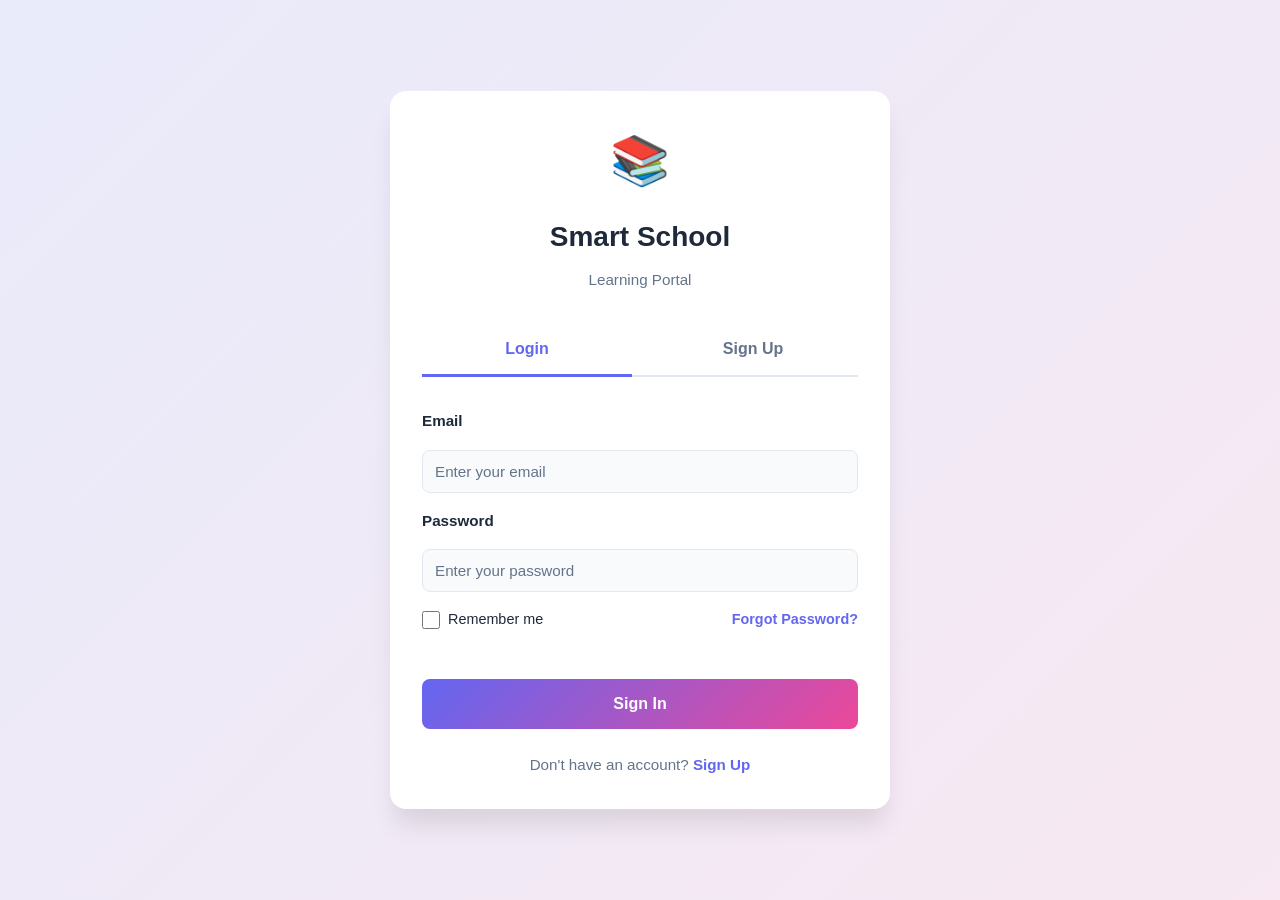
<file: index.html>
<!DOCTYPE html>
<html lang="en">
<head>
    <meta charset="UTF-8">
    <meta name="viewport" content="width=device-width, initial-scale=1.0">
    <title>BloomED</title>
    
    <!-- CSS Files -->
    <link rel="stylesheet" href="css/main.css">
    <link rel="stylesheet" href="css/theme.css">
    <link rel="stylesheet" href="css/animation.css">
    <link rel="stylesheet" href="css/responsive.css">
    <link rel="stylesheet" href="css/gallery.css">
    <link rel="stylesheet" href="css/games.css">
    <link rel="stylesheet" href="css/login.css">
</head>
<body class="theme-light">
    <!-- Header -->
    <header>
        <div class="header-container">
            <a href="index.html" class="logo-section">
                <div class="logo-icon">📚</div>
                <h1 data-i18n="header.schoolName">BloomED</h1>
            </a>

            <div class="header-middle">
                <input type="text" class="search-box" placeholder="Search..." data-i18n="header.search" />
            </div>

            <div class="header-right">
                <div class="header-timer">
                    <div class="timer-display">
                        <span class="timer-icon">⏱️</span>
                        <span class="timer-text" id="timerDisplay">00:00:00</span>
                    </div>
                </div>

                <div class="header-selectors">
                    <select class="selector" id="languageSelect" data-i18n="header.language">
                        <option value="english" data-i18n="header.options.english">English</option>
                        <option value="tamil" data-i18n="header.options.tamil">Tamil</option>
                        <option value="french" data-i18n="header.options.french">Français</option>
                        <option value="hindi" data-i18n="header.options.hindi">हिंदी</option>
                    </select>
                    <select class="selector" id="countrySelect" data-i18n="header.country">
                        <option value="india" data-i18n="header.options.india">India</option>
                        <option value="usa" data-i18n="header.options.usa">USA</option>
                        <option value="uk" data-i18n="header.options.uk">UK</option>
                    </select>
                    <select class="selector" id="themeSelect" data-i18n="header.theme">
                        <option value="light" data-i18n="header.options.light">Light</option>
                        <option value="dark" data-i18n="header.options.dark">Dark</option>
                        <option value="school" data-i18n="header.options.school">School</option>
                        <option value="nature" data-i18n="header.options.nature">Nature</option>
                        <option value="space" data-i18n="header.options.space">Space</option>
                        <option value="cartoon" data-i18n="header.options.cartoon">Cartoon</option>
                        <option value="rainbow" data-i18n="header.options.rainbow">Rainbow</option>
                    </select>
                </div>

                <div class="header-actions">
                    <button class="action-btn" data-notification title="Notifications">🔔
                        <span class="notification-badge">3</span>
                    </button>
                    <button class="action-btn profile-btn" id="profileBtn" title="Profile">👤
                        <!-- Profile Popover -->
                        <div class="profile-popover" id="profilePopover">
                            <div class="popover-header">
                                <div class="user-avatar">👤</div>
                                <div class="user-info">
                                    <h3 class="user-name" id="userNameDisplay">User</h3>
                                    <p class="user-email" id="userEmailDisplay">user@example.com</p>
                                </div>
                            </div>
                            <div class="popover-divider"></div>
                            <div class="popover-details">
                                <div class="detail-item">
                                    <span class="detail-label">Class:</span>
                                    <span class="detail-value" id="userClassDisplay">-</span>
                                </div>
                                <div class="detail-item">
                                    <span class="detail-label">Age:</span>
                                    <span class="detail-value" id="userAgeDisplay">-</span>
                                </div>
                                <div class="detail-item">
                                    <span class="detail-label">Gender:</span>
                                    <span class="detail-value" id="userGenderDisplay">-</span>
                                </div>
                            </div>
                            <div class="popover-actions">
                                <a href="profile.html" class="popover-link">📋 View Full Profile</a>
                                <a href="profile.html?edit=true" class="popover-link">✏️ Edit Profile</a>
                            </div>
                        </div>
                    </button>
                    <button class="action-btn" id="settingsBtn" title="Settings">⚙️</button>
                    <button class="action-btn logout-btn" id="logoutBtn" title="Logout">🚪</button>
                </div>

                <button class="hamburger-menu">
                    <span></span>
                    <span></span>
                    <span></span>
                </button>
            </div>
        </div>
    </header>

    <!-- Main Content -->
    <main>
        <!-- Welcome Section -->
        <section class="card mb-4 animate-fade-in" style="background: linear-gradient(135deg, var(--primary-color), var(--secondary-color)); color: white;">
            <div class="flex-between">
                <div>
                    <h2 data-i18n="home.welcome">Welcome</h2>
                    <p data-i18n="home.greeting">Good Morning!</p>
                    <p data-i18n="home.quote" style="font-size: 0.95rem; margin-top: 1rem; font-style: italic;"></p>
                </div>
                <div style="font-size: 4rem;">🎓</div>
            </div>
        </section>

        <!-- Today's Stats -->
        <div class="grid-3 mb-4">
            <div class="card text-center">
                <div style="font-size: 2rem; margin-bottom: 0.5rem;">⏰</div>
                <h3 data-i18n="home.reminder">Today's Reminder</h3>
                <p style="font-size: 1.5rem; color: var(--primary-color); font-weight: 700;">5</p>
            </div>
            <div class="card text-center">
                <div style="font-size: 2rem; margin-bottom: 0.5rem;">🎮</div>
                <h3 data-i18n="home.progress">Your Progress</h3>
                <div class="progress" style="margin-top: 1rem;">
                    <div class="progress-bar" style="width: 65%;"></div>
                </div>
                <p style="font-size: 0.85rem; margin-top: 0.5rem; color: var(--text-secondary);">65%</p>
            </div>
            <div class="card text-center">
                <div style="font-size: 2rem; margin-bottom: 0.5rem;">🏆</div>
                <h3 data-i18n="cards.achievements">Achievements</h3>
                <p style="font-size: 1.5rem; color: var(--accent-color); font-weight: 700;">12</p>
            </div>
        </div>

        <!-- What Can I Do For You Section -->
        <h2 data-i18n="home.whatCanIDo" class="mb-3" style="font-size: 2.5rem; font-weight: 800; color: var(--primary-color); text-align: center; margin: 4rem 0 3rem 0;">What can I do for you?</h2>
        
        <div class="grid-auto" style="grid-template-columns: repeat(auto-fit, minmax(280px, 1fr)); gap: 2rem; margin-bottom: 4rem;">
            <!-- Quiz Card -->
            <div class="card stagger-item hover-lift" style="border: 2px solid transparent; transition: all 0.3s ease; border-radius: 16px;">
                <div style="display: flex; align-items: center; gap: 1rem; margin-bottom: 1rem;">
                    <div style="font-size: 2.5rem;">❓</div>
                    <h3 data-i18n="cards.quiz" style="margin: 0;">Quiz</h3>
                </div>
                <p style="color: var(--text-secondary); font-size: 0.9rem; margin: 0.5rem 0 1.5rem 0;">Test your knowledge with interactive quizzes</p>
                <div style="background: linear-gradient(135deg, #f5f3ff, #f0f9ff); border-radius: 12px; padding: 1.5rem; margin: 1.5rem 0; display: flex; align-items: center; justify-content: center; min-height: 100px;">
                    <div style="text-align: center;">
                        <div style="font-weight: 600; margin-bottom: 0.5rem;">Sample Question:</div>
                        <div style="font-size: 0.9rem; margin-bottom: 0.5rem;">What is 2+2?</div>
                        <div style="display: flex; gap: 0.5rem; justify-content: center;">
                            <div style="background: white; padding: 0.5rem 0.75rem; border-radius: 6px; font-size: 0.85rem;">3</div>
                            <div style="background: white; padding: 0.5rem 0.75rem; border-radius: 6px; font-size: 0.85rem; font-weight: 700; color: var(--primary-color);">4</div>
                            <div style="background: white; padding: 0.5rem 0.75rem; border-radius: 6px; font-size: 0.85rem;">5</div>
                        </div>
                    </div>
                </div>
                <a href="quiz.html" class="btn btn-primary" style="margin-top: 1rem; width: 100%;" data-i18n="common.start">Start</a>
            </div>

            <!-- Puzzle Card -->
            <div class="card stagger-item hover-lift" style="border: 2px solid transparent; transition: all 0.3s ease; border-radius: 16px;">
                <div style="display: flex; align-items: center; gap: 1rem; margin-bottom: 1rem;">
                    <div style="font-size: 2.5rem;">🧩</div>
                    <h3 data-i18n="cards.puzzle" style="margin: 0;">Puzzle</h3>
                </div>
                <p style="color: var(--text-secondary); font-size: 0.9rem; margin: 0.5rem 0 1.5rem 0;">Solve interesting puzzles that challenge you</p>
                <div style="background: linear-gradient(135deg, #f5f3ff, #f0f9ff); border-radius: 12px; padding: 1.5rem; margin: 1.5rem 0; display: flex; align-items: center; justify-content: center; min-height: 100px;">
                    <div style="display: grid; grid-template-columns: repeat(2, 1fr); gap: 0.5rem;">
                        <div style="width: 40px; height: 40px; border-radius: 8px; background: linear-gradient(135deg, var(--primary-color), var(--secondary-color));"></div>
                        <div style="width: 40px; height: 40px; border-radius: 8px; background: linear-gradient(135deg, var(--primary-color), var(--secondary-color));"></div>
                        <div style="width: 40px; height: 40px; border-radius: 8px; background: linear-gradient(135deg, var(--primary-color), var(--secondary-color));"></div>
                        <div style="width: 40px; height: 40px; border-radius: 8px; background: linear-gradient(135deg, var(--primary-color), var(--secondary-color));"></div>
                    </div>
                </div>
                <a href="puzzle.html" class="btn btn-primary" style="margin-top: 1rem; width: 100%;" data-i18n="common.start">Start</a>
            </div>

            <!-- Rapid Fire Card -->
            <div class="card stagger-item hover-lift" style="border: 2px solid transparent; transition: all 0.3s ease; border-radius: 16px;">
                <div style="display: flex; align-items: center; gap: 1rem; margin-bottom: 1rem;">
                    <div style="font-size: 2.5rem;">⚡</div>
                    <h3 data-i18n="cards.rapidFire" style="margin: 0;">Rapid Fire</h3>
                </div>
                <p style="color: var(--text-secondary); font-size: 0.9rem; margin: 0.5rem 0 1.5rem 0;">Quick fire questions to test knowledge</p>
                <div style="background: linear-gradient(135deg, #f5f3ff, #f0f9ff); border-radius: 12px; padding: 1.5rem; margin: 1.5rem 0; display: flex; align-items: center; justify-content: center; min-height: 100px;">
                    <div style="width: 70px; height: 70px; border-radius: 50%; background: linear-gradient(135deg, var(--primary-color), var(--secondary-color)); display: flex; align-items: center; justify-content: center; color: white; font-weight: 800; animation: pulse 2s ease-in-out infinite;">10s</div>
                </div>
                <a href="rapidfire.html" class="btn btn-primary" style="margin-top: 1rem; width: 100%;" data-i18n="common.start">Start</a>
            </div>

            <!-- Camera Card -->
            <div class="card stagger-item hover-lift" style="border: 2px solid transparent; transition: all 0.3s ease; border-radius: 16px;">
                <div style="display: flex; align-items: center; gap: 1rem; margin-bottom: 1rem;">
                    <div style="font-size: 2.5rem;">📷</div>
                    <h3 data-i18n="cards.camera" style="margin: 0;">Camera</h3>
                </div>
                <p style="color: var(--text-secondary); font-size: 0.9rem; margin: 0.5rem 0 1.5rem 0;">Capture creative moments</p>
                <div style="background: linear-gradient(135deg, #f5f3ff, #f0f9ff); border-radius: 12px; padding: 1.5rem; margin: 1.5rem 0; display: flex; align-items: center; justify-content: center; min-height: 100px;">
                    <div style="text-align: center;">
                        <div style="font-size: 2.5rem; margin-bottom: 0.5rem;">📸</div>
                        <div style="font-size: 0.9rem; color: var(--text-secondary);">Click to capture</div>
                    </div>
                </div>
                <a href="camera.html" class="btn btn-primary" style="margin-top: 1rem; width: 100%;" data-i18n="common.open">Open</a>
            </div>

            <!-- Gallery Card -->
            <div class="card stagger-item hover-lift" style="border: 2px solid transparent; transition: all 0.3s ease; border-radius: 16px;">
                <div style="display: flex; align-items: center; gap: 1rem; margin-bottom: 1rem;">
                    <div style="font-size: 2.5rem;">🖼️</div>
                    <h3 data-i18n="cards.gallery" style="margin: 0;">Gallery</h3>
                </div>
                <p style="color: var(--text-secondary); font-size: 0.9rem; margin: 0.5rem 0 1.5rem 0;">Create and explore visual content</p>
                <div style="background: linear-gradient(135deg, #f5f3ff, #f0f9ff); border-radius: 12px; padding: 1.5rem; margin: 1.5rem 0; display: flex; align-items: center; justify-content: center; min-height: 100px;">
                    <div style="display: grid; grid-template-columns: repeat(2, 1fr); gap: 0.5rem;">
                        <div style="width: 40px; height: 40px; border-radius: 8px; background: linear-gradient(135deg, #ec4899, #f472b6);"></div>
                        <div style="width: 40px; height: 40px; border-radius: 8px; background: linear-gradient(135deg, #06b6d4, #22d3ee);"></div>
                        <div style="width: 40px; height: 40px; border-radius: 8px; background: linear-gradient(135deg, #8b5cf6, #d8b4fe);"></div>
                        <div style="width: 40px; height: 40px; border-radius: 8px; background: linear-gradient(135deg, #f59e0b, #fcd34d);"></div>
                    </div>
                </div>
                <a href="gallery.html" class="btn btn-primary" style="margin-top: 1rem; width: 100%;" data-i18n="common.view">View</a>
            </div>

            <!-- Reminder Card -->
            <div class="card stagger-item hover-lift" style="border: 2px solid transparent; transition: all 0.3s ease; border-radius: 16px;">
                <div style="display: flex; align-items: center; gap: 1rem; margin-bottom: 1rem;">
                    <div style="font-size: 2.5rem;">🔔</div>
                    <h3 data-i18n="cards.reminder" style="margin: 0;">Reminder</h3>
                </div>
                <p style="color: var(--text-secondary); font-size: 0.9rem; margin: 0.5rem 0 1.5rem 0;">Manage tasks and never miss deadlines</p>
                <div style="background: linear-gradient(135deg, #f5f3ff, #f0f9ff); border-radius: 12px; padding: 1.5rem; margin: 1.5rem 0; display: flex; align-items: center; justify-content: center; min-height: 100px;">
                    <div style="display: flex; flex-direction: column; gap: 0.5rem; width: 100%;">
                        <div style="padding: 0.5rem; background: white; border-radius: 6px; font-size: 0.85rem;">✓ Complete homework</div>
                        <div style="padding: 0.5rem; background: white; border-radius: 6px; font-size: 0.85rem;">✓ Study for exam</div>
                        <div style="padding: 0.5rem; background: white; border-radius: 6px; font-size: 0.85rem;">✓ Project work</div>
                    </div>
                </div>
                <a href="reminder.html" class="btn btn-primary" style="margin-top: 1rem; width: 100%;" data-i18n="common.manage">Manage</a>
            </div>

            <!-- Subjects Card -->
            <div class="card stagger-item hover-lift" style="border: 2px solid transparent; transition: all 0.3s ease; border-radius: 16px;">
                <div style="display: flex; align-items: center; gap: 1rem; margin-bottom: 1rem;">
                    <div style="font-size: 2.5rem;">📖</div>
                    <h3 data-i18n="cards.subjects" style="margin: 0;">Subjects</h3>
                </div>
                <p style="color: var(--text-secondary); font-size: 0.9rem; margin: 0.5rem 0 1.5rem 0;">Comprehensive learning materials for all</p>
                <div style="background: linear-gradient(135deg, #f5f3ff, #f0f9ff); border-radius: 12px; padding: 1.5rem; margin: 1.5rem 0; display: flex; align-items: center; justify-content: center; min-height: 100px;">
                    <div style="display: flex; flex-direction: column; gap: 0.5rem; width: 100%;">
                        <div style="padding: 0.5rem; background: white; border-radius: 6px; font-size: 0.85rem;">📐 Mathematics</div>
                        <div style="padding: 0.5rem; background: white; border-radius: 6px; font-size: 0.85rem;">🔬 Science</div>
                        <div style="padding: 0.5rem; background: white; border-radius: 6px; font-size: 0.85rem;">🌍 Languages</div>
                    </div>
                </div>
                <a href="subjects.html" class="btn btn-primary" style="margin-top: 1rem; width: 100%;" data-i18n="common.explore">Explore</a>
            </div>

            <!-- Settings Card -->
            <div class="card stagger-item hover-lift" style="border: 2px solid transparent; transition: all 0.3s ease; border-radius: 16px;">
                <div style="display: flex; align-items: center; gap: 1rem; margin-bottom: 1rem;">
                    <div style="font-size: 2.5rem;">⚙️</div>
                    <h3 data-i18n="cards.settings" style="margin: 0;">Settings</h3>
                </div>
                <p style="color: var(--text-secondary); font-size: 0.9rem; margin: 0.5rem 0 1.5rem 0;">Customize your experience</p>
                <div style="background: linear-gradient(135deg, #f5f3ff, #f0f9ff); border-radius: 12px; padding: 1.5rem; margin: 1.5rem 0; display: flex; align-items: center; justify-content: center; min-height: 100px;">
                    <div style="display: flex; gap: 1rem; justify-content: center; flex-wrap: wrap;">
                        <div style="text-align: center;">
                            <div style="font-size: 1.5rem; margin-bottom: 0.25rem;">🌙</div>
                            <div style="font-size: 0.75rem;">Theme</div>
                        </div>
                        <div style="text-align: center;">
                            <div style="font-size: 1.5rem; margin-bottom: 0.25rem;">🌐</div>
                            <div style="font-size: 0.75rem;">Language</div>
                        </div>
                        <div style="text-align: center;">
                            <div style="font-size: 1.5rem; margin-bottom: 0.25rem;">🔔</div>
                            <div style="font-size: 0.75rem;">Notifications</div>
                        </div>
                    </div>
                </div>
                <a href="settings.html" class="btn btn-primary" style="margin-top: 1rem; width: 100%;" data-i18n="common.configure">Configure</a>
            </div>
        </div>
    </main>

    <!-- Floating Action Button -->
    <button class="fab" id="fabBtn" title="Chat Assistant">💬</button>

    <!-- Chatbot Window -->
    <div id="chatbotContainer" class="chatbot-container">
        <div class="chatbot-header">
            <h3>🎓 Study Assistant</h3>
            <button class="chatbot-close" id="closeChatbot">×</button>
        </div>
        <div class="chatbot-messages" id="chatbotMessages">
            <div class="chat-message bot-message">
                <div class="message-content">
                    👋 Hello! I'm your Study Assistant. I can help you navigate through different learning activities. What would you like to do?
                </div>
            </div>
        </div>
        <div class="chatbot-input-area">
            <div class="quick-buttons">
                <button class="quick-btn" data-action="quiz">📝 Take Quiz</button>
                <button class="quick-btn" data-action="puzzle">🧩 Solve Puzzle</button>
                <button class="quick-btn" data-action="subjects">📚 Browse Subjects</button>
                <button class="quick-btn" data-action="gallery">🖼️ Gallery</button>
                <button class="quick-btn" data-action="rapidfire">⚡ Rapid Fire</button>
                <button class="quick-btn" data-action="camera">📷 Camera</button>
            </div>
            <div class="input-wrapper">
                <input type="text" id="chatInput" class="chat-input" placeholder="Ask me anything..." />
                <button class="send-btn" id="sendBtn">➤</button>
            </div>
        </div>
    </div>

    <!-- Scripts -->
    <script src="js/utils.js"></script>
    <script src="js/validation.js"></script>
    <script src="js/storage.js"></script>
    <script src="js/app.js"></script>
    <script src="js/timer.js"></script>
    <script src="js/chatbot.js"></script>
    
    <script>
        // Initialize page with quote
        document.addEventListener('DOMContentLoaded', () => {
            // Set page quote
            const quoteEl = document.querySelector('[data-i18n="home.quote"]');
            if (quoteEl) {
                quoteEl.textContent = Utils.getRandomQuote();
            }

            // NOTE: Language and Theme selectors are already handled by app.js
            // DO NOT duplicate event listeners here

            // Check if user is logged in
            const user = StorageManager.getUser();
            if (!user) {
                window.location.href = 'login.html';
            }
        });
    </script>
</body>
</html>
</file>
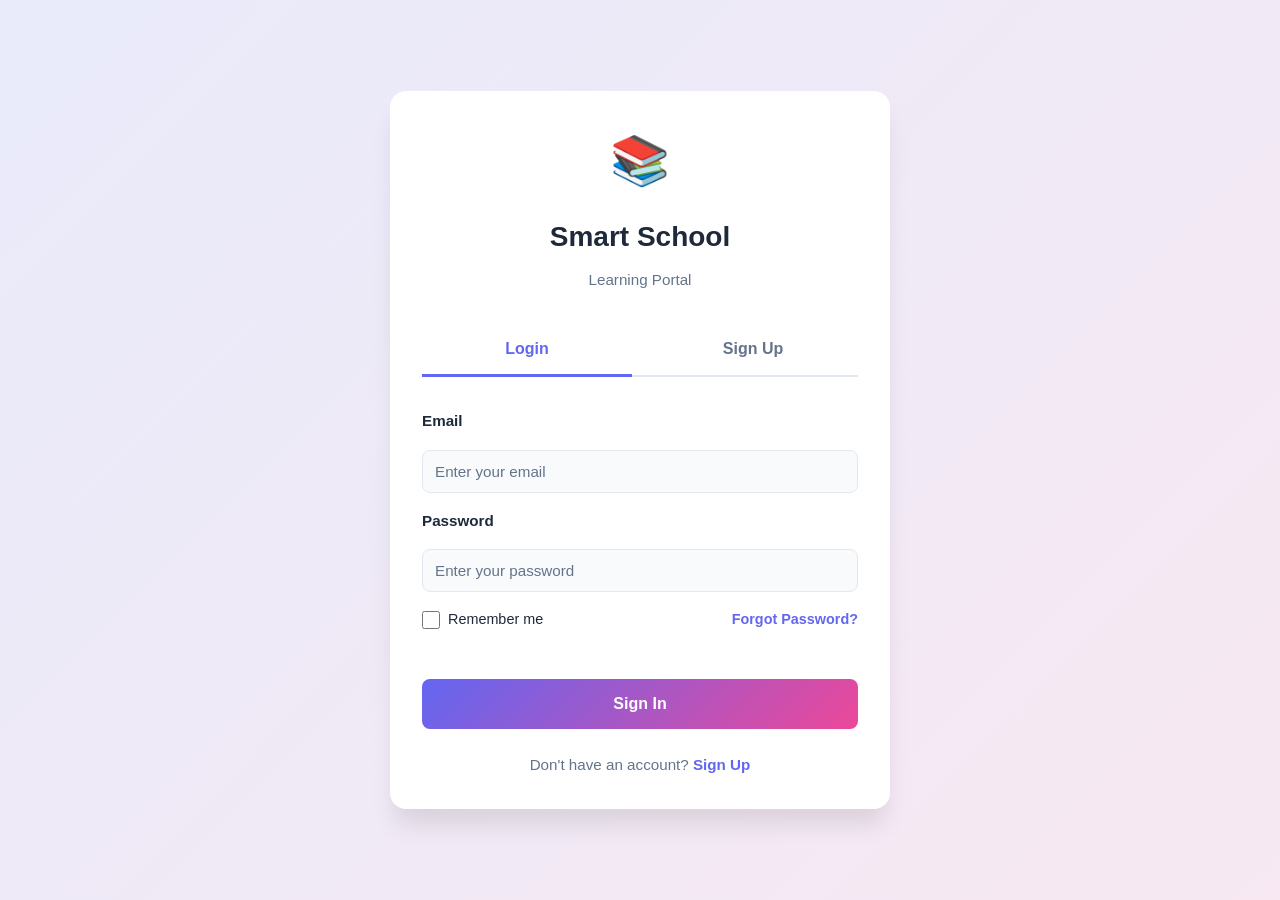
<file: camera.html>
<!DOCTYPE html>
<html lang="en">
<head>
    <meta charset="UTF-8">
    <meta name="viewport" content="width=device-width, initial-scale=1.0">
    <title>Camera - BloomED</title>
    
    <link rel="stylesheet" href="css/main.css">
    <link rel="stylesheet" href="css/theme.css">
    <link rel="stylesheet" href="css/animation.css">
    <link rel="stylesheet" href="css/responsive.css">
</head>
<body class="theme-light">
    <!-- Header -->
    <header>
        <div class="header-container">
            <a href="index.html" class="logo-section">
                <div class="logo-icon">📚</div>
                <h1>BloomED</h1>
            </a>
            <div class="header-actions">
                <button class="action-btn" title="Back">←</button>
            </div>
            <button class="hamburger-menu">
                <span></span>
                <span></span>
                <span></span>
            </button>
        </div>
    </header>

    <!-- Main Content -->
    <main class="flex-center" style="min-height: calc(100vh - 80px); flex-direction: column; gap: 2rem;">
        <h1>📷 Camera</h1>

        <!-- Camera View -->
        <div class="card" style="width: 100%; max-width: 600px; padding: 0; overflow: hidden;">
            <video id="cameraStream" autoplay playsinline style="width: 100%; display: block;"></video>
            <canvas id="capturedImage" style="display: none;"></canvas>
            
            <div style="padding: 2rem; text-align: center; background: var(--card-bg);">
                <!-- Camera Buttons -->
                <div id="cameraControls" class="flex-center gap-2" style="gap: 1rem;">
                    <button class="btn btn-primary" id="captureBtn">📸 Capture</button>
                    <button class="btn btn-outline" id="switchCameraBtn">🔄 Switch</button>
                    <button class="btn btn-outline" id="flashBtn">💡 Flash</button>
                </div>

                <!-- Preview and Action Buttons -->
                <div id="previewControls" style="display: none; gap: 1rem;" class="flex-center">
                    <button class="btn btn-secondary" id="retakeBtn">🔄 Retake</button>
                    <button class="btn btn-success" id="saveBtn">💾 Save</button>
                    <button class="btn btn-primary" id="shareBtn">📤 Share</button>
                </div>
            </div>
        </div>

        <!-- Preview -->
        <div id="preview" style="display: none;">
            <img id="previewImage" alt="Preview" style="max-width: 600px; width: 100%; border-radius: 16px; box-shadow: 0 10px 30px rgba(0,0,0,0.2);">
        </div>

        <!-- Camera Info -->
        <div class="card" style="width: 100%; max-width: 600px; text-align: center;">
            <h3>Camera Information</h3>
            <p id="cameraInfo"></p>
            <div class="grid-2" style="margin-top: 1rem;">
                <div>
                    <p style="color: var(--text-secondary); font-size: 0.9rem;">Mode</p>
                    <p id="cameraMode" style="font-weight: 600;">Front Camera</p>
                </div>
                <div>
                    <p style="color: var(--text-secondary); font-size: 0.9rem;">Photos Taken</p>
                    <p id="photoCount" style="font-weight: 600;">0</p>
                </div>
            </div>
        </div>
    </main>

    <!-- Scripts -->
    <script src="js/utils.js"></script>
    <script src="js/storage.js"></script>
    <script src="js/app.js"></script>
    
    <script>
        const video = document.getElementById('cameraStream');
        const canvas = document.getElementById('capturedImage');
        const captureBtn = document.getElementById('captureBtn');
        const switchCameraBtn = document.getElementById('switchCameraBtn');
        const flashBtn = document.getElementById('flashBtn');
        const retakeBtn = document.getElementById('retakeBtn');
        const saveBtn = document.getElementById('saveBtn');
        const shareBtn = document.getElementById('shareBtn');
        const preview = document.getElementById('preview');
        const previewImage = document.getElementById('previewImage');
        const previewControls = document.getElementById('previewControls');
        const cameraControls = document.getElementById('cameraControls');

        let facingMode = 'user'; // front camera
        let stream = null;
        let photoCount = StorageManager.getGalleryImages().length;
        let flashOn = false;
        let currentCapture = null;

        async function startCamera() {
            try {
                stream = await navigator.mediaDevices.getUserMedia({
                    video: { 
                        facingMode: facingMode,
                        width: { ideal: 1280 },
                        height: { ideal: 720 }
                    },
                    audio: false
                });

                video.srcObject = stream;
                document.getElementById('cameraInfo').textContent = 'Camera ready';
                updatePhotoCount();
            } catch (error) {
                console.error('Error accessing camera:', error);
                Utils.showNotification('Unable to access camera. Please check permissions.', 'danger');
                document.getElementById('cameraInfo').textContent = 'Camera access denied';
            }
        }

        function stopCamera() {
            if (stream) {
                stream.getTracks().forEach(track => track.stop());
            }
        }

        captureBtn.addEventListener('click', () => {
            const context = canvas.getContext('2d');
            canvas.width = video.videoWidth;
            canvas.height = video.videoHeight;

            // Apply flash effect
            if (flashOn) {
                context.fillStyle = 'rgba(255, 255, 255, 0.3)';
                context.fillRect(0, 0, canvas.width, canvas.height);
            }

            // Draw the video frame to canvas
            context.drawImage(video, 0, 0, canvas.width, canvas.height);
            
            // Get the image data
            currentCapture = canvas.toDataURL('image/jpeg');
            previewImage.src = currentCapture;
            
            // Show preview
            video.style.display = 'none';
            preview.style.display = 'block';
            cameraControls.style.display = 'none';
            previewControls.style.display = 'flex';

            Utils.showNotification('Photo captured!', 'success');
        });

        switchCameraBtn.addEventListener('click', () => {
            facingMode = facingMode === 'user' ? 'environment' : 'user';
            document.getElementById('cameraMode').textContent = facingMode === 'user' ? 'Front Camera' : 'Rear Camera';
            
            stopCamera();
            startCamera();
            Utils.showNotification(`Switched to ${facingMode === 'user' ? 'front' : 'rear'} camera`, 'info');
        });

        flashBtn.addEventListener('click', () => {
            flashOn = !flashOn;
            flashBtn.textContent = flashOn ? '💡 Flash ON' : '💡 Flash OFF';
            flashBtn.classList.toggle('btn-success');
            Utils.showNotification(flashOn ? 'Flash ON' : 'Flash OFF', 'info');
        });

        retakeBtn.addEventListener('click', () => {
            video.style.display = 'block';
            preview.style.display = 'none';
            cameraControls.style.display = 'flex';
            previewControls.style.display = 'none';
            currentCapture = null;
        });

        saveBtn.addEventListener('click', () => {
            if (currentCapture) {
                const image = {
                    name: `photo-${Date.now()}.jpg`,
                    data: currentCapture,
                    date: new Date().toISOString(),
                    type: 'camera'
                };
                StorageManager.addGalleryImage(image);
                updatePhotoCount();
                
                Utils.showNotification('Photo saved to gallery!', 'success');
                
                // Reset
                setTimeout(() => {
                    retakeBtn.click();
                    currentCapture = null;
                }, 500);
            }
        });

        shareBtn.addEventListener('click', () => {
            if (currentCapture) {
                if (navigator.share) {
                    navigator.share({
                        title: 'Check out my photo!',
                        text: 'I captured this amazing photo with Smart School Portal',
                        url: window.location.href
                    }).catch(err => console.log('Share failed:', err));
                } else {
                    Utils.showNotification('Share not supported on this device', 'warning');
                }
            }
        });

        function updatePhotoCount() {
            photoCount = StorageManager.getGalleryImages().length;
            document.getElementById('photoCount').textContent = photoCount;
        }

        // Keyboard shortcuts
        document.addEventListener('keydown', (e) => {
            if (e.key === ' ') {
                e.preventDefault();
                captureBtn.click();
            }
            if (e.key === 'Escape') {
                retakeBtn.click();
            }
        });

        // Initialize
        document.addEventListener('DOMContentLoaded', () => {
            if (!StorageManager.getUser()) {
                window.location.href = 'login.html';
                return;
            }
            startCamera();
            updatePhotoCount();
        });

        // Stop camera when page unloads
        window.addEventListener('beforeunload', () => {
            stopCamera();
        });
    </script>
</body>
</html>
</file>
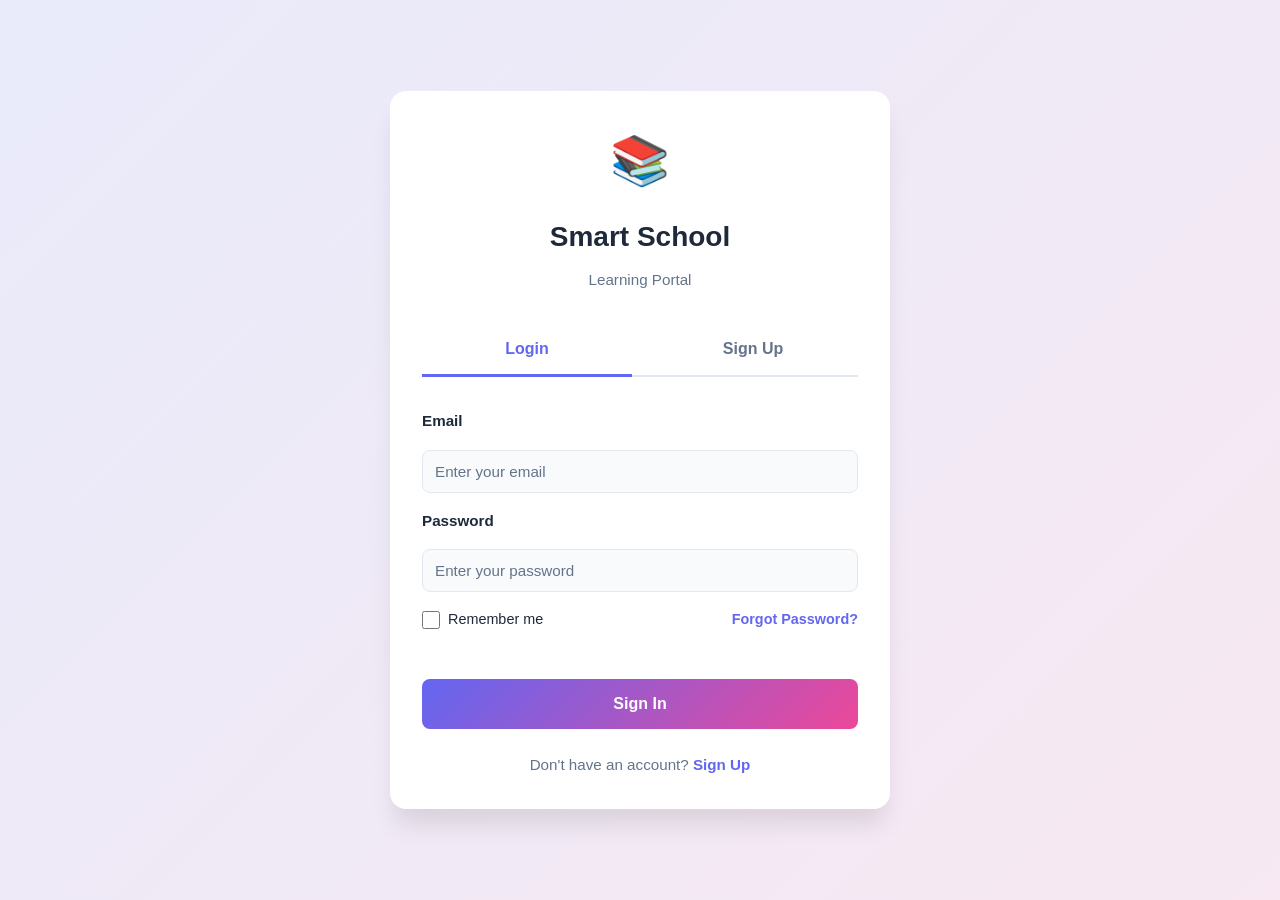
<file: gallery.html>
<!DOCTYPE html>
<html lang="en">
<head>
    <meta charset="UTF-8">
    <meta name="viewport" content="width=device-width, initial-scale=1.0">
    <title>Gallery - BloomED</title>
    
    <link rel="stylesheet" href="css/main.css">
    <link rel="stylesheet" href="css/theme.css">
    <link rel="stylesheet" href="css/animation.css">
    <link rel="stylesheet" href="css/responsive.css">
    <link rel="stylesheet" href="css/gallery.css">
</head>
<body class="theme-light">
    <!-- Header -->
    <header>
        <div class="header-container">
            <a href="index.html" class="logo-section">
                <div class="logo-icon">📚</div>
                <h1>BloomED</h1>
            </a>
            <div class="header-middle">
                <input type="text" class="search-box" placeholder="Search photos..." />
            </div>
            <div class="header-actions">
                <button class="action-btn" title="Back">←</button>
                <button class="action-btn" title="Settings">⚙️</button>
            </div>
            <button class="hamburger-menu">
                <span></span>
                <span></span>
                <span></span>
            </button>
        </div>
    </header>

    <!-- Main Content -->
    <main>
        <div class="flex-between mb-4">
            <h1>📸 Gallery</h1>
            <div class="gallery-filters">
                <button class="filter-btn active" data-filter="all">All</button>
                <button class="filter-btn" data-filter="recent">Recent</button>
                <button class="filter-btn" data-filter="favorite">Favorites</button>
                <button class="filter-btn" data-filter="shared">Shared</button>
            </div>
        </div>

        <!-- View Options -->
        <div class="flex-between mb-4">
            <div>
                <button class="btn btn-outline" id="gridViewBtn">Grid</button>
                <button class="btn btn-outline" id="masonryViewBtn">Masonry</button>
                <button class="btn btn-outline" id="timelineViewBtn">Timeline</button>
            </div>
            <button class="btn btn-primary" id="uploadBtn">+ Upload</button>
        </div>

        <!-- Upload Area -->
        <div class="upload-area" id="uploadArea">
            <div class="upload-icon">☁️</div>
            <div class="upload-text">
                <div class="upload-text-main">Drag and drop images here</div>
                <div class="upload-text-sub">or click to select files</div>
            </div>
            <input type="file" id="fileInput" style="display: none;" multiple accept="image/*">
        </div>

        <!-- Gallery Container -->
        <div class="gallery-container" id="galleryContainer">
            <!-- Gallery items will be loaded here -->
        </div>

        <!-- Timeline View -->
        <div class="gallery-timeline" id="timelineView" style="display: none;">
            <!-- Timeline items will be loaded here -->
        </div>
    </main>

    <!-- Lightbox -->
    <div class="lightbox" id="lightbox">
        <img id="lightboxImage" class="lightbox-image" alt="">
        <span class="lightbox-close" id="lightboxClose">✕</span>
        <div class="lightbox-nav">
            <button class="lightbox-btn" id="lightboxPrev">← Previous</button>
            <span id="lightboxInfo"></span>
            <button class="lightbox-btn" id="lightboxNext">Next →</button>
        </div>
    </div>

    <!-- Scripts -->
    <script src="js/utils.js"></script>
    <script src="js/storage.js"></script>
    <script src="js/app.js"></script>
    
    <script>
        let currentView = 'grid';
        let currentFilter = 'all';
        let galleryImages = [];
        let currentImageIndex = 0;

        // Load images from storage
        function loadGallery() {
            galleryImages = StorageManager.getGalleryImages();
            renderGallery();
        }

        function renderGallery() {
            const container = document.getElementById('galleryContainer');
            container.innerHTML = '';

            galleryImages.forEach((img, index) => {
                const item = document.createElement('div');
                item.className = 'gallery-item stagger-item';
                item.innerHTML = `
                    <img src="${img.data}" alt="${img.name}">
                    <div class="gallery-overlay">
                        <div class="gallery-info">
                            <button onclick="viewImage(${index})" title="View">👁️</button>
                            <button onclick="favoriteImage(${index})" title="Favorite">❤️</button>
                            <button onclick="downloadImage(${index})" title="Download">⬇️</button>
                            <button onclick="deleteImage(${index})" title="Delete">🗑️</button>
                        </div>
                    </div>
                `;
                container.appendChild(item);
            });
        }

        // Upload Area
        document.getElementById('uploadArea').addEventListener('click', () => {
            document.getElementById('fileInput').click();
        });

        document.getElementById('uploadArea').addEventListener('dragover', (e) => {
            e.preventDefault();
            document.getElementById('uploadArea').classList.add('drag-over');
        });

        document.getElementById('uploadArea').addEventListener('dragleave', () => {
            document.getElementById('uploadArea').classList.remove('drag-over');
        });

        document.getElementById('uploadArea').addEventListener('drop', (e) => {
            e.preventDefault();
            document.getElementById('uploadArea').classList.remove('drag-over');
            handleFiles(e.dataTransfer.files);
        });

        document.getElementById('fileInput').addEventListener('change', (e) => {
            handleFiles(e.target.files);
        });

        function handleFiles(files) {
            Array.from(files).forEach(file => {
                if (file.type.startsWith('image/')) {
                    const reader = new FileReader();
                    reader.onload = (e) => {
                        const image = {
                            name: file.name,
                            data: e.target.result,
                            date: new Date().toISOString(),
                            size: file.size,
                            favorite: false
                        };
                        StorageManager.addGalleryImage(image);
                        loadGallery();
                        Utils.showNotification('Image uploaded successfully!', 'success');
                    };
                    reader.readAsDataURL(file);
                }
            });
        }

        // View Image in Lightbox
        function viewImage(index) {
            currentImageIndex = index;
            const img = galleryImages[index];
            document.getElementById('lightboxImage').src = img.data;
            document.getElementById('lightboxInfo').textContent = `${index + 1} of ${galleryImages.length}`;
            document.getElementById('lightbox').classList.add('active');
        }

        document.getElementById('lightboxClose').addEventListener('click', () => {
            document.getElementById('lightbox').classList.remove('active');
        });

        document.getElementById('lightboxPrev').addEventListener('click', () => {
            currentImageIndex = (currentImageIndex - 1 + galleryImages.length) % galleryImages.length;
            viewImage(currentImageIndex);
        });

        document.getElementById('lightboxNext').addEventListener('click', () => {
            currentImageIndex = (currentImageIndex + 1) % galleryImages.length;
            viewImage(currentImageIndex);
        });

        // Favorite Image
        function favoriteImage(index) {
            const img = galleryImages[index];
            img.favorite = !img.favorite;
            StorageManager.getGalleryImages()[index] = img;
            loadGallery();
        }

        // Download Image
        function downloadImage(index) {
            const img = galleryImages[index];
            const link = document.createElement('a');
            link.href = img.data;
            link.download = img.name;
            link.click();
            Utils.showNotification('Image downloaded!', 'success');
        }

        // Delete Image
        function deleteImage(index) {
            if (confirm('Are you sure you want to delete this image?')) {
                StorageManager.deleteGalleryImage(galleryImages[index].id);
                loadGallery();
                Utils.showNotification('Image deleted!', 'success');
            }
        }

        // View Options
        document.getElementById('gridViewBtn').addEventListener('click', () => {
            currentView = 'grid';
            document.getElementById('galleryContainer').style.display = 'grid';
            document.getElementById('timelineView').style.display = 'none';
        });

        document.getElementById('masonryViewBtn').addEventListener('click', () => {
            currentView = 'masonry';
            document.getElementById('galleryContainer').classList.add('gallery-masonry');
            document.getElementById('timelineView').style.display = 'none';
        });

        document.getElementById('timelineViewBtn').addEventListener('click', () => {
            currentView = 'timeline';
            document.getElementById('galleryContainer').style.display = 'none';
            document.getElementById('timelineView').style.display = 'flex';
        });

        // Initialize
        document.addEventListener('DOMContentLoaded', () => {
            if (!StorageManager.getUser()) {
                window.location.href = 'login.html';
                return;
            }
            loadGallery();
        });
    </script>
</body>
</html>
</file>
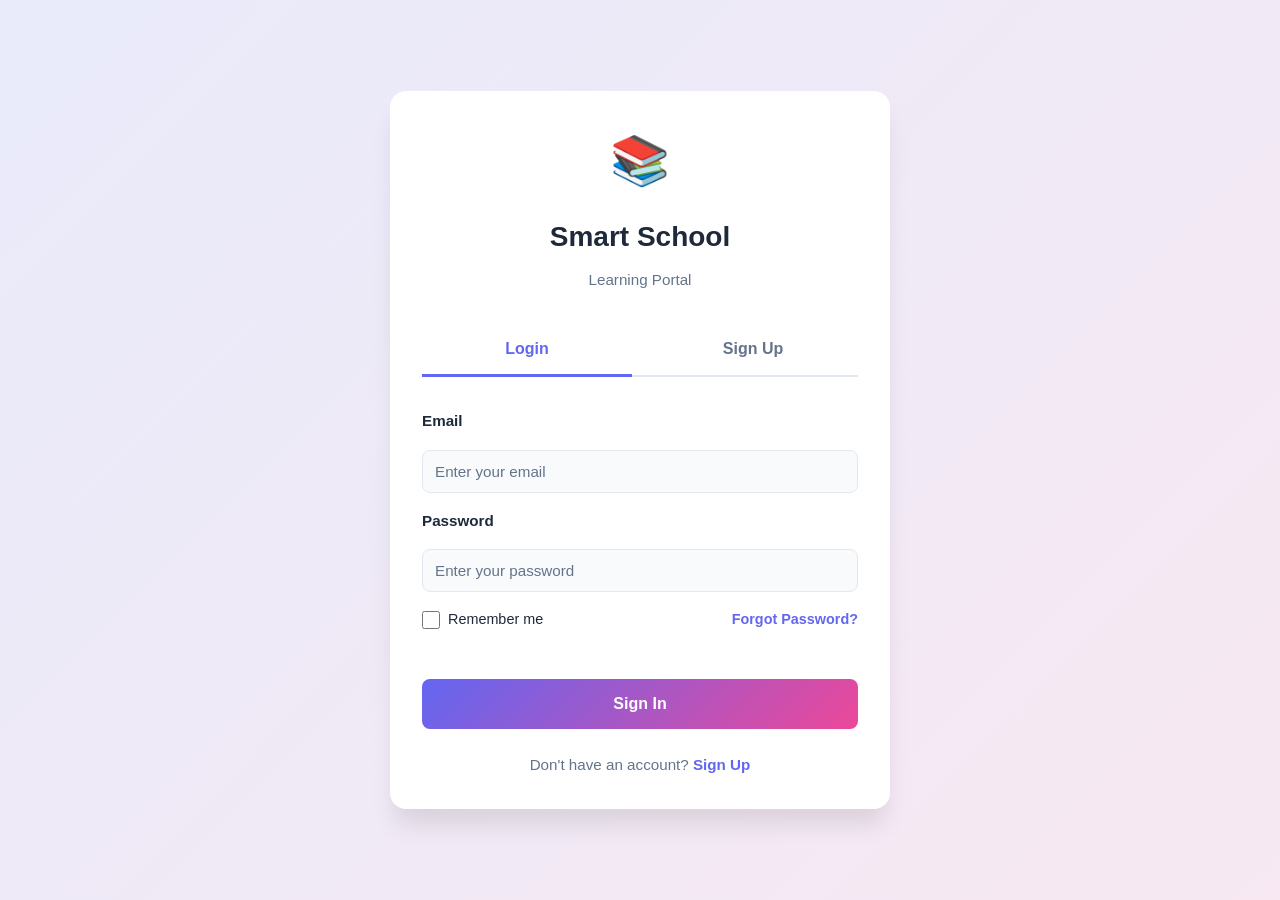
<file: login.html>
<!DOCTYPE html>
<html lang="en">
<head>
    <meta charset="UTF-8">
    <meta name="viewport" content="width=device-width, initial-scale=1.0">
    <title>Login - BloomED</title>
    
    <link rel="stylesheet" href="css/main.css">
    <link rel="stylesheet" href="css/theme.css">
    <link rel="stylesheet" href="css/animation.css">
    <link rel="stylesheet" href="css/responsive.css">
    <link rel="stylesheet" href="css/login.css">
</head>
<body class="theme-light">
    <div class="login-container">
        <div class="login-card">
            <div class="login-header">
                <div class="login-logo">📚</div>
                <h1 class="login-title">Smart School</h1>
                <p class="login-subtitle">Learning Portal</p>
            </div>

            <!-- Tabs -->
            <div class="login-tabs">
                <button class="tab-btn active" id="loginTab">Login</button>
                <button class="tab-btn" id="signupTab">Sign Up</button>
            </div>

            <!-- Login Form -->
            <div class="tab-content active" id="loginContent">
                <form class="login-form" id="loginForm">
                    <div class="form-group">
                        <label for="loginEmail">Email</label>
                        <input type="email" id="loginEmail" name="email" placeholder="Enter your email" required>
                        <span class="form-error" data-error="email"></span>
                    </div>

                    <div class="form-group">
                        <label for="loginPassword">Password</label>
                        <input type="password" id="loginPassword" name="password" placeholder="Enter your password" required>
                        <span class="form-error" data-error="password"></span>
                    </div>

                    <div class="remember-forgot">
                        <label class="remember-me">
                            <input type="checkbox" id="rememberMe" name="rememberMe">
                            <span>Remember me</span>
                        </label>
                        <a href="#" class="forgot-password">Forgot Password?</a>
                    </div>

                    <button type="submit" class="login-submit">Sign In</button>
                </form>
            </div>

            <!-- Signup Form -->
            <div class="tab-content" id="signupContent">
                <form class="login-form" id="signupForm">
                    <!-- Row 1: Name -->
                    <div class="form-group form-group-full">
                        <label for="signupName">Full Name</label>
                        <input type="text" id="signupName" name="name" placeholder="Enter your full name" required>
                        <span class="form-error" data-error="name"></span>
                    </div>

                    <!-- Row 2: Email & Age -->
                    <div class="form-row">
                        <div class="form-group">
                            <label for="signupEmail">Email</label>
                            <input type="email" id="signupEmail" name="email" placeholder="Your email" required>
                            <span class="form-error" data-error="email"></span>
                        </div>
                        <div class="form-group">
                            <label for="signupAge">Age</label>
                            <input type="number" id="signupAge" name="age" placeholder="Age" min="5" max="25" required>
                            <span class="form-error" data-error="age"></span>
                        </div>
                    </div>

                    <!-- Row 3: Gender -->
                    <div class="form-group form-group-full">
                        <label>Gender</label>
                        <div class="radio-group">
                            <label class="radio-item">
                                <input type="radio" name="gender" value="male" required> Male
                            </label>
                            <label class="radio-item">
                                <input type="radio" name="gender" value="female"> Female
                            </label>
                            <label class="radio-item">
                                <input type="radio" name="gender" value="other"> Other
                            </label>
                        </div>
                        <span class="form-error" data-error="gender"></span>
                    </div>

                    <!-- Row 4: Class & Section -->
                    <div class="form-row">
                        <div class="form-group">
                            <label for="signupClass">Class</label>
                            <select id="signupClass" name="class" required>
                                <option value="">Select Class</option>
                                <option value="1">Class 1</option>
                                <option value="2">Class 2</option>
                                <option value="3">Class 3</option>
                                <option value="4">Class 4</option>
                                <option value="5">Class 5</option>
                                <option value="6">Class 6</option>
                                <option value="7">Class 7</option>
                                <option value="8">Class 8</option>
                            </select>
                            <span class="form-error" data-error="class"></span>
                        </div>
                        <div class="form-group">
                            <label for="signupSection">Section</label>
                            <select id="signupSection" name="section" required>
                                <option value="">Select Section</option>
                                <option value="A">A</option>
                                <option value="B">B</option>
                                <option value="C">C</option>
                                <option value="D">D</option>
                            </select>
                            <span class="form-error" data-error="section"></span>
                        </div>
                    </div>

                    <!-- Row 5: School -->
                    <div class="form-group form-group-full">
                        <label for="signupSchool">School Name</label>
                        <input type="text" id="signupSchool" name="school" placeholder="Your school name" required>
                        <span class="form-error" data-error="school"></span>
                    </div>

                    <!-- Row 6: Parent Name -->
                    <div class="form-group form-group-full">
                        <label for="signupParent">Parent Name</label>
                        <input type="text" id="signupParent" name="parentName" placeholder="Parent name" required>
                        <span class="form-error" data-error="parentName"></span>
                    </div>

                    <!-- Row 7: Mobile -->
                    <div class="form-group form-group-full">
                        <label for="signupMobile">Mobile Number</label>
                        <input type="tel" id="signupMobile" name="mobileNumber" placeholder="10-digit number" required>
                        <span class="form-error" data-error="mobileNumber"></span>
                    </div>

                    <!-- Row 8: Profile Photo -->
                    <div class="form-group form-group-full">
                        <label>Profile Photo</label>
                        <div class="photo-upload" id="photoUpload">
                            <img id="photoPreview" class="photo-preview" alt="Preview">
                            <div class="photo-upload-text">
                                <div class="photo-upload-text-main">📸 Upload Photo</div>
                                <div class="photo-upload-text-sub">Click or drag to upload</div>
                            </div>
                            <input type="file" id="photoInput" style="display: none;" accept="image/*" name="profilePhoto">
                        </div>
                    </div>

                    <!-- Row 9: Password -->
                    <div class="form-group form-group-full">
                        <label for="signupPassword">Password</label>
                        <input type="password" id="signupPassword" name="password" placeholder="Create a strong password" required>
                        <div class="password-requirements">
                            <div class="requirement-item" id="req-length">
                                <span class="requirement-icon">✓</span>
                                <span>At least 8 characters</span>
                            </div>
                            <div class="requirement-item" id="req-uppercase">
                                <span class="requirement-icon">✓</span>
                                <span>Uppercase letter</span>
                            </div>
                            <div class="requirement-item" id="req-number">
                                <span class="requirement-icon">✓</span>
                                <span>Number</span>
                            </div>
                        </div>
                        <span class="form-error" data-error="password"></span>
                    </div>

                    <!-- Row 10: Confirm Password -->
                    <div class="form-group form-group-full">
                        <label for="signupConfirmPassword">Confirm Password</label>
                        <input type="password" id="signupConfirmPassword" name="confirmPassword" placeholder="Confirm password" required>
                        <span class="form-error" data-error="confirmPassword"></span>
                    </div>

                    <button type="submit" class="login-submit">Create Account</button>
                </form>
            </div>

            <div class="login-toggle">
                <p id="toggleText">Don't have an account? <span class="login-toggle-link" id="toggleLink">Sign Up</span></p>
            </div>
        </div>
    </div>

    <script src="js/utils.js"></script>
    <script src="js/validation.js"></script>
    <script src="js/storage.js"></script>
    
    <script>
        // Tab switching
        document.getElementById('loginTab').addEventListener('click', () => {
            document.getElementById('loginContent').classList.add('active');
            document.getElementById('signupContent').classList.remove('active');
            document.getElementById('loginTab').classList.add('active');
            document.getElementById('signupTab').classList.remove('active');
            document.getElementById('toggleText').textContent = "Don't have an account? Sign Up";
            FormValidator.clearAllErrors();
        });

        document.getElementById('signupTab').addEventListener('click', () => {
            document.getElementById('signupContent').classList.add('active');
            document.getElementById('loginContent').classList.remove('active');
            document.getElementById('signupTab').classList.add('active');
            document.getElementById('loginTab').classList.remove('active');
            document.getElementById('toggleText').textContent = "Already have an account? Login";
            FormValidator.clearAllErrors();
        });

        document.getElementById('toggleLink').addEventListener('click', (e) => {
            e.preventDefault();
            if (document.getElementById('loginContent').classList.contains('active')) {
                document.getElementById('signupTab').click();
            } else {
                document.getElementById('loginTab').click();
            }
        });

        // Photo upload
        document.getElementById('photoUpload').addEventListener('click', () => {
            document.getElementById('photoInput').click();
        });

        document.getElementById('photoInput').addEventListener('change', (e) => {
            const file = e.target.files[0];
            if (file) {
                const reader = new FileReader();
                reader.onload = (event) => {
                    const preview = document.getElementById('photoPreview');
                    preview.src = event.target.result;
                    preview.classList.add('show');
                };
                reader.readAsDataURL(file);
            }
        });

        // Password strength indicator
        document.getElementById('signupPassword').addEventListener('keyup', (e) => {
            const password = e.target.value;
            
            document.getElementById('req-length').classList.toggle('met', password.length >= 8);
            document.getElementById('req-uppercase').classList.toggle('met', /[A-Z]/.test(password));
            document.getElementById('req-number').classList.toggle('met', /[0-9]/.test(password));
        });

        // Login Form Submit
        document.getElementById('loginForm').addEventListener('submit', (e) => {
            e.preventDefault();
            
            FormValidator.clearAllErrors();
            
            const formData = {
                email: document.getElementById('loginEmail').value,
                password: document.getElementById('loginPassword').value
            };

            const validation = LoginValidator.validateLoginForm(formData);
            
            if (!validation.isValid) {
                Object.entries(validation.errors).forEach(([field, error]) => {
                    FormValidator.showFieldError(field, error);
                });
                return;
            }

            // Simulate login (in real app, this would be an API call)
            const userData = {
                id: Utils.generateId(),
                email: formData.email,
                loginDate: new Date().toISOString()
            };

            StorageManager.setUser(userData);
            Utils.showNotification('Login successful!', 'success');
            
            setTimeout(() => {
                window.location.href = 'index.html';
            }, 1000);
        });

        // Signup Form Submit
        document.getElementById('signupForm').addEventListener('submit', (e) => {
            e.preventDefault();
            
            FormValidator.clearAllErrors();
            
            const formData = {
                name: document.getElementById('signupName').value,
                email: document.getElementById('signupEmail').value,
                password: document.getElementById('signupPassword').value,
                confirmPassword: document.getElementById('signupConfirmPassword').value,
                age: document.getElementById('signupAge').value,
                gender: document.querySelector('input[name="gender"]:checked')?.value,
                class: document.getElementById('signupClass').value,
                section: document.getElementById('signupSection').value,
                school: document.getElementById('signupSchool').value,
                parentName: document.getElementById('signupParent').value,
                mobileNumber: document.getElementById('signupMobile').value
            };

            const validation = LoginValidator.validateSignupForm(formData);
            
            if (!validation.isValid) {
                Object.entries(validation.errors).forEach(([field, error]) => {
                    FormValidator.showFieldError(field, error);
                });
                return;
            }

            // Create new user account
            const userData = {
                id: Utils.generateId(),
                ...formData,
                registrationDate: new Date().toISOString(),
                profilePhoto: document.getElementById('photoPreview').src
            };

            StorageManager.setUser(userData);
            Utils.showNotification('Account created successfully!', 'success');
            
            setTimeout(() => {
                window.location.href = 'index.html';
            }, 1000);
        });

        // Check if already logged in
        window.addEventListener('DOMContentLoaded', () => {
            const user = StorageManager.getUser();
            if (user) {
                window.location.href = 'index.html';
            }
        });
    </script>
</body>
</html>
</file>
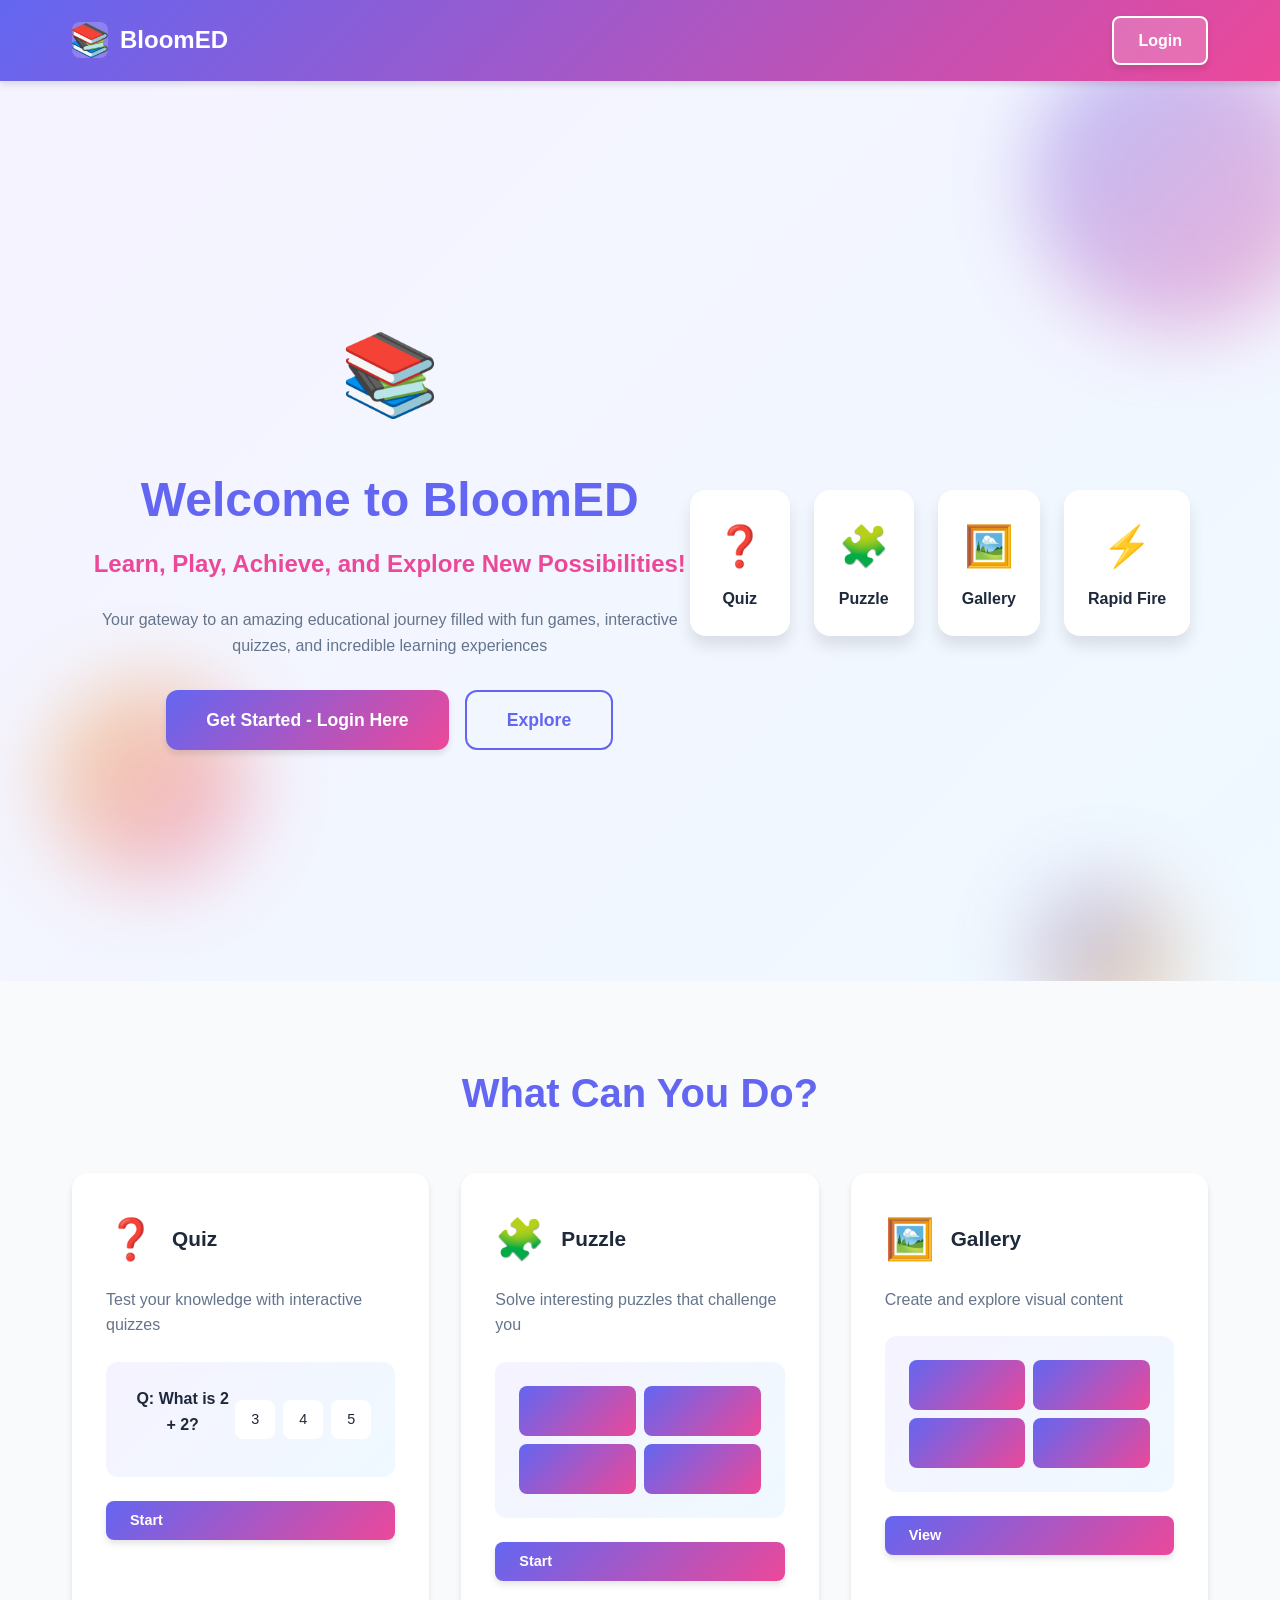
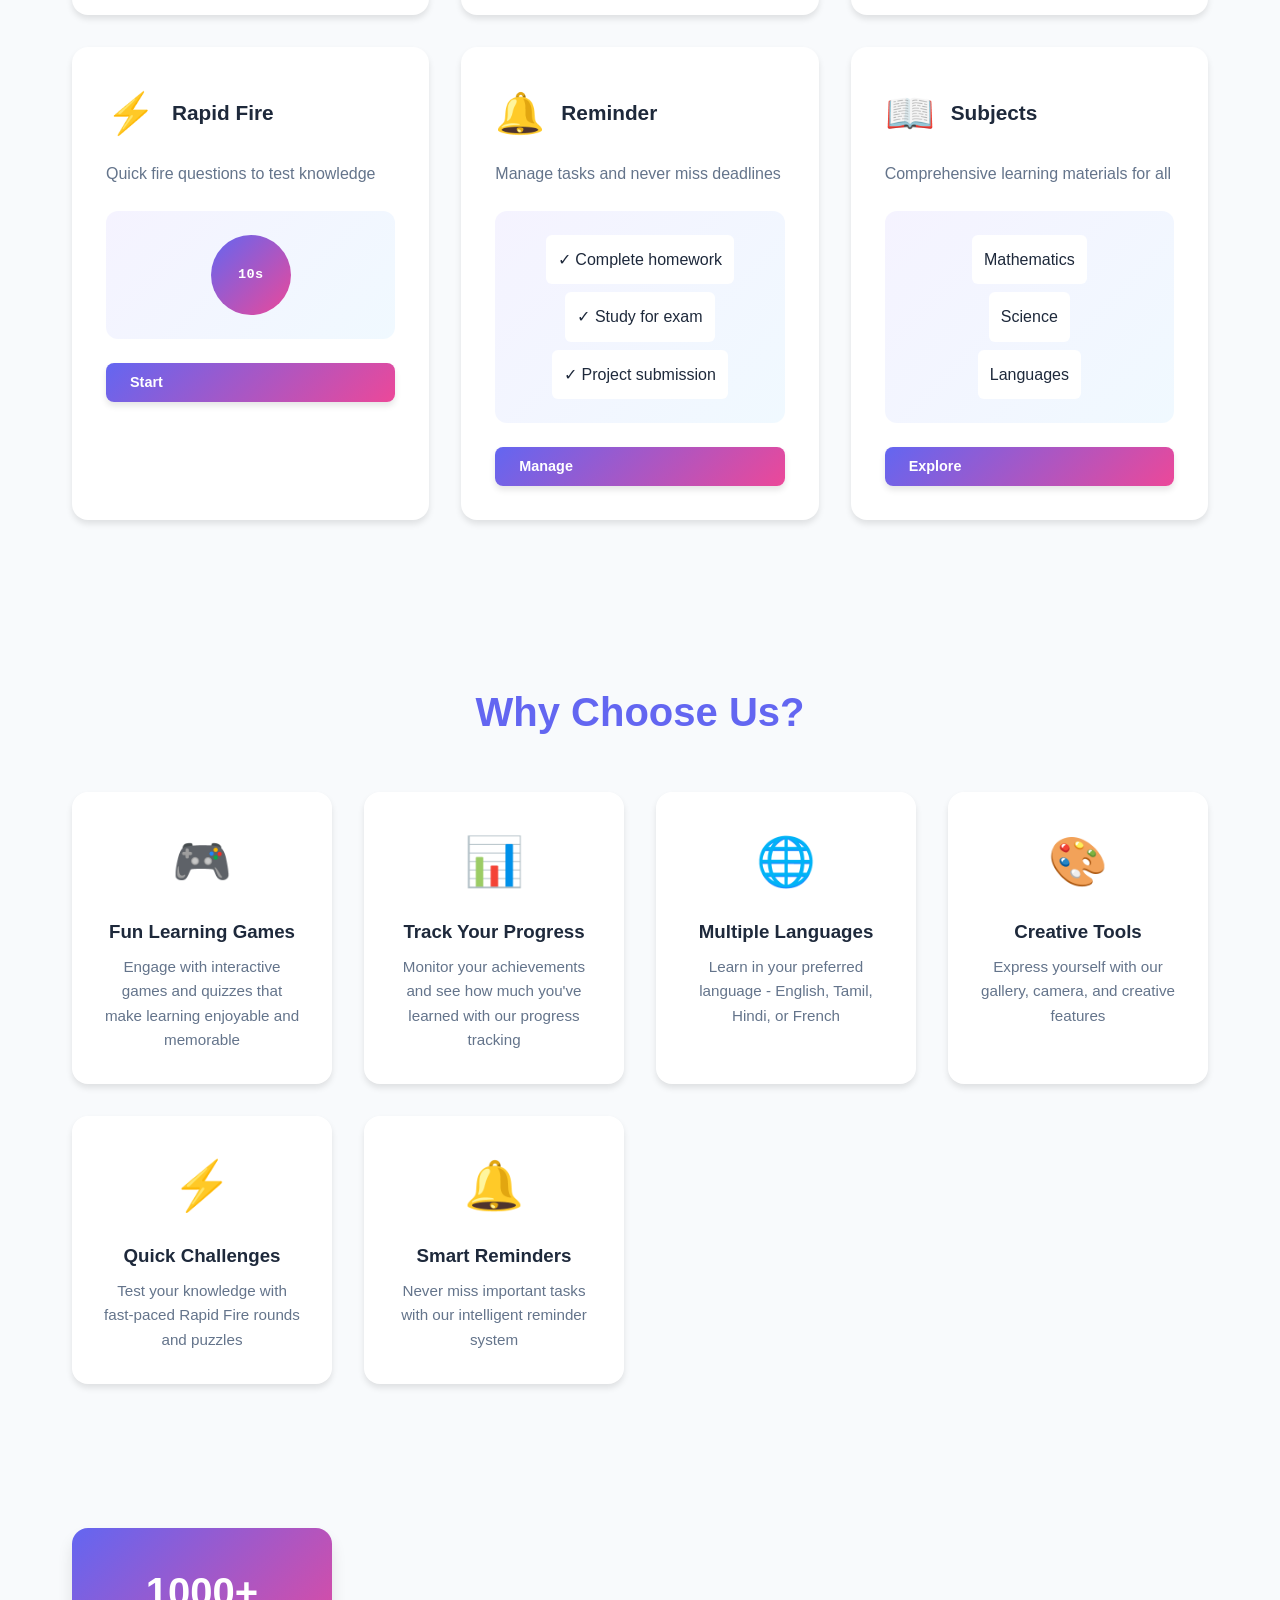
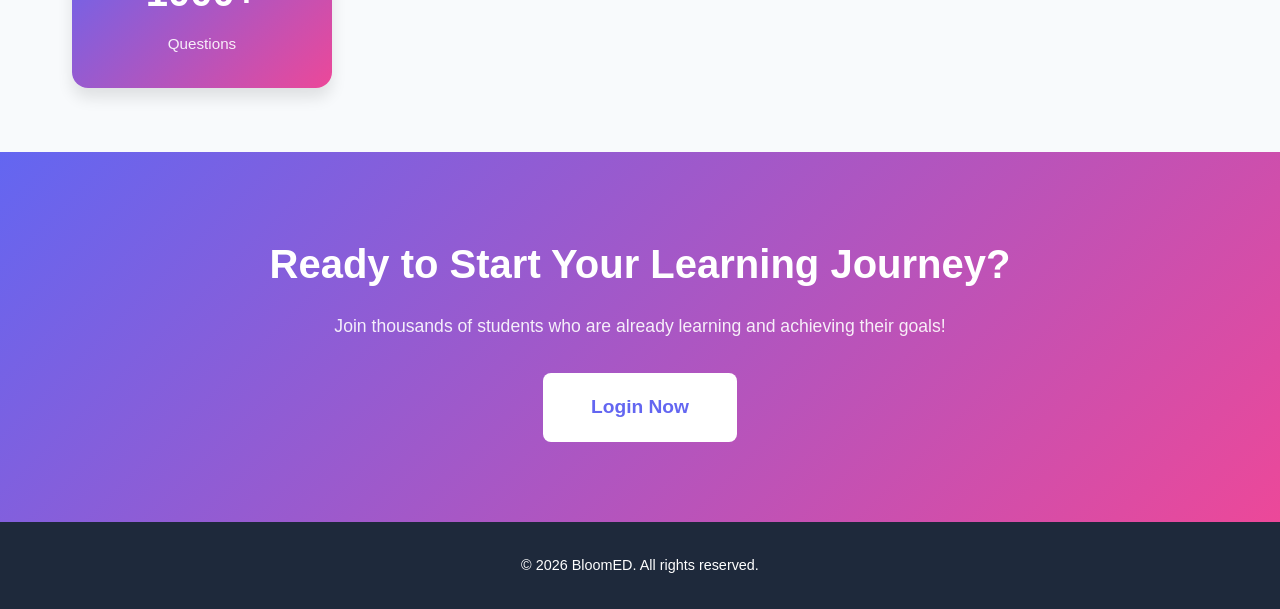
<file: profile.html>
<!DOCTYPE html>
<html lang="en">
<head>
    <meta charset="UTF-8">
    <meta name="viewport" content="width=device-width, initial-scale=1.0">
    <title>Profile - BloomED</title>
    
    <!-- CSS Files -->
    <link rel="stylesheet" href="css/main.css">
    <link rel="stylesheet" href="css/theme.css">
    <link rel="stylesheet" href="css/animation.css">
    <link rel="stylesheet" href="css/responsive.css">
</head>
<body class="theme-light">
    <!-- Header -->
    <header>
        <div class="header-container">
            <a href="index.html" class="logo-section">
                <div class="logo-icon">📚</div>
                <h1 data-i18n="header.schoolName">BloomED</h1>
            </a>

            <div class="header-middle">
                <input type="text" class="search-box" placeholder="Search..." data-i18n="header.search" />
            </div>

            <div class="header-right">
                <div class="header-timer">
                    <div class="timer-display">
                        <span class="timer-icon">⏱️</span>
                        <span class="timer-text" id="timerDisplay">00:00:00</span>
                    </div>
                </div>

                <div class="header-selectors">
                    <select class="selector" id="languageSelect" data-i18n="header.language">
                        <option value="english" data-i18n="header.options.english">English</option>
                        <option value="tamil" data-i18n="header.options.tamil">Tamil</option>
                        <option value="french" data-i18n="header.options.french">Français</option>
                        <option value="hindi" data-i18n="header.options.hindi">हिंदी</option>
                    </select>
                    <select class="selector" id="countrySelect" data-i18n="header.country">
                        <option value="india" data-i18n="header.options.india">India</option>
                        <option value="usa" data-i18n="header.options.usa">USA</option>
                        <option value="uk" data-i18n="header.options.uk">UK</option>
                    </select>
                    <select class="selector" id="themeSelect" data-i18n="header.theme">
                        <option value="light" data-i18n="header.options.light">Light</option>
                        <option value="dark" data-i18n="header.options.dark">Dark</option>
                        <option value="school" data-i18n="header.options.school">School</option>
                        <option value="nature" data-i18n="header.options.nature">Nature</option>
                        <option value="space" data-i18n="header.options.space">Space</option>
                        <option value="cartoon" data-i18n="header.options.cartoon">Cartoon</option>
                        <option value="rainbow" data-i18n="header.options.rainbow">Rainbow</option>
                    </select>
                </div>

                <div class="header-actions">
                    <button class="action-btn" data-notification title="Notifications">🔔
                        <span class="notification-badge">3</span>
                    </button>
                    <button class="action-btn profile-btn" id="profileBtn" title="Profile">👤
                        <!-- Profile Popover -->
                        <div class="profile-popover" id="profilePopover">
                            <div class="popover-header">
                                <div class="user-avatar">👤</div>
                                <div class="user-info">
                                    <h3 class="user-name" id="userNameDisplay">User</h3>
                                    <p class="user-email" id="userEmailDisplay">user@example.com</p>
                                </div>
                            </div>
                            <div class="popover-divider"></div>
                            <div class="popover-details">
                                <div class="detail-item">
                                    <span class="detail-label">Class:</span>
                                    <span class="detail-value" id="userClassDisplay">-</span>
                                </div>
                                <div class="detail-item">
                                    <span class="detail-label">Age:</span>
                                    <span class="detail-value" id="userAgeDisplay">-</span>
                                </div>
                                <div class="detail-item">
                                    <span class="detail-label">Gender:</span>
                                    <span class="detail-value" id="userGenderDisplay">-</span>
                                </div>
                            </div>
                            <div class="popover-actions">
                                <a href="profile.html" class="popover-link">� View Full Profile</a>
                                <a href="profile.html?edit=true" class="popover-link">✏️ Edit Profile</a>
                            </div>
                        </div>
                    </button>
                    <button class="action-btn" id="settingsBtn" title="Settings">⚙️</button>
                    <button class="action-btn logout-btn" id="logoutBtn" title="Logout">🚪</button>
                </div>

                <button class="hamburger-menu">
                    <span></span>
                    <span></span>
                    <span></span>
                </button>
            </div>
        </div>
    </header>

    <!-- Main Content -->
    <main>
        <!-- Profile Header -->
        <section class="profile-header card mb-4 animate-fade-in" style="background: linear-gradient(135deg, var(--primary-color), var(--secondary-color)); color: white;">
            <div class="profile-header-content">
                <div class="profile-avatar-large">👤</div>
                <div class="profile-header-info">
                    <h2 id="profileNameHeader" data-i18n="profile.welcome">Welcome</h2>
                    <p id="profileEmailHeader" class="profile-subtitle">user@example.com</p>
                    <p class="profile-tagline" data-i18n="profile.tagline">Smart Student, Better Learning</p>
                </div>
            </div>
        </section>

        <!-- Profile Details Section -->
        <section class="profile-section card mb-4">
            <div class="section-header">
                <h3 data-i18n="profile.details">Profile Details</h3>
                <div class="section-actions">
                    <button class="btn btn-primary btn-sm" id="editProfileBtn" data-i18n="buttons.edit">Edit Profile</button>
                    <button class="btn btn-outline btn-sm" id="copyProfileBtn" data-i18n="buttons.copy">Copy Details</button>
                </div>
            </div>

            <div class="profile-details-grid" id="profileDetailsGrid">
                <div class="detail-card">
                    <span class="detail-icon">👤</span>
                    <div>
                        <p class="detail-label" data-i18n="profile.fullName">Full Name</p>
                        <p class="detail-value" id="displayName">-</p>
                    </div>
                </div>

                <div class="detail-card">
                    <span class="detail-icon">📧</span>
                    <div>
                        <p class="detail-label" data-i18n="profile.email">Email</p>
                        <p class="detail-value" id="displayEmail">-</p>
                    </div>
                </div>

                <div class="detail-card">
                    <span class="detail-icon">🎓</span>
                    <div>
                        <p class="detail-label" data-i18n="profile.class">Class</p>
                        <p class="detail-value" id="displayClass">-</p>
                    </div>
                </div>

                <div class="detail-card">
                    <span class="detail-icon">📅</span>
                    <div>
                        <p class="detail-label" data-i18n="profile.age">Age</p>
                        <p class="detail-value" id="displayAge">-</p>
                    </div>
                </div>

                <div class="detail-card">
                    <span class="detail-icon">👥</span>
                    <div>
                        <p class="detail-label" data-i18n="profile.gender">Gender</p>
                        <p class="detail-value" id="displayGender">-</p>
                    </div>
                </div>

                <div class="detail-card">
                    <span class="detail-icon">📝</span>
                    <div>
                        <p class="detail-label" data-i18n="profile.registrationDate">Registration Date</p>
                        <p class="detail-value" id="displayRegistrationDate">-</p>
                    </div>
                </div>

                <div class="detail-card">
                    <span class="detail-icon">🔓</span>
                    <div>
                        <p class="detail-label" data-i18n="profile.lastLogin">Last Login</p>
                        <p class="detail-value" id="displayLastLogin">-</p>
                    </div>
                </div>

                <div class="detail-card">
                    <span class="detail-icon">⏱️</span>
                    <div>
                        <p class="detail-label" data-i18n="profile.sessionDuration">Session Duration</p>
                        <p class="detail-value" id="displaySessionDuration">-</p>
                    </div>
                </div>
            </div>
        </section>

        <!-- Edit Profile Modal -->
        <div class="modal" id="editProfileModal">
            <div class="modal-content">
                <div class="modal-header">
                    <h3 data-i18n="profile.editProfile">Edit Profile</h3>
                    <button class="modal-close" id="closeEditModal">✕</button>
                </div>

                <form id="editProfileForm" class="form-grid">
                    <div class="form-group">
                        <label for="editName" data-i18n="profile.fullName">Full Name</label>
                        <input type="text" id="editName" class="form-control" placeholder="Enter your name">
                    </div>

                    <div class="form-group">
                        <label for="editEmail" data-i18n="profile.email">Email</label>
                        <input type="email" id="editEmail" class="form-control" placeholder="Enter your email">
                    </div>

                    <div class="form-group">
                        <label for="editClass" data-i18n="profile.class">Class</label>
                        <select id="editClass" class="form-control">
                            <option value="">Select Class</option>
                            <option value="1">Class 1</option>
                            <option value="2">Class 2</option>
                            <option value="3">Class 3</option>
                            <option value="4">Class 4</option>
                            <option value="5">Class 5</option>
                            <option value="6">Class 6</option>
                            <option value="7">Class 7</option>
                            <option value="8">Class 8</option>
                            <option value="9">Class 9</option>
                            <option value="10">Class 10</option>
                            <option value="11">Class 11</option>
                            <option value="12">Class 12</option>
                        </select>
                    </div>

                    <div class="form-group">
                        <label for="editAge" data-i18n="profile.age">Age</label>
                        <input type="number" id="editAge" class="form-control" placeholder="Enter your age" min="1" max="100">
                    </div>

                    <div class="form-group">
                        <label for="editGender" data-i18n="profile.gender">Gender</label>
                        <select id="editGender" class="form-control">
                            <option value="">Select Gender</option>
                            <option value="Male">Male</option>
                            <option value="Female">Female</option>
                            <option value="Other">Other</option>
                        </select>
                    </div>

                    <div class="form-group">
                        <label for="editPassword" data-i18n="profile.newPassword">New Password (Optional)</label>
                        <input type="password" id="editPassword" class="form-control" placeholder="Leave blank to keep current">
                    </div>

                    <div class="form-actions">
                        <button type="submit" class="btn btn-primary" data-i18n="buttons.save">Save Changes</button>
                        <button type="button" class="btn btn-outline" id="cancelEditBtn" data-i18n="buttons.cancel">Cancel</button>
                    </div>
                </form>
            </div>
        </div>

        <!-- Actions Section -->
        <section class="profile-actions card mb-4">
            <h3 data-i18n="profile.accountActions">Account Actions</h3>
            
            <div class="actions-grid">
                <div class="action-box">
                    <h4 data-i18n="profile.changePassword">Change Password</h4>
                    <p data-i18n="profile.changePasswordDesc">Update your account password</p>
                    <button class="btn btn-outline" id="changePasswordBtn" data-i18n="buttons.change">Change</button>
                </div>

                <div class="action-box">
                    <h4 data-i18n="profile.twoFactor">Two-Factor Authentication</h4>
                    <p data-i18n="profile.twoFactorDesc">Enable additional security for your account</p>
                    <button class="btn btn-outline" id="twoFactorBtn" data-i18n="buttons.enable">Enable</button>
                </div>

                <div class="action-box danger">
                    <h4 data-i18n="profile.deleteAccount">Delete Account</h4>
                    <p data-i18n="profile.deleteAccountDesc">Permanently delete your account and data</p>
                    <button class="btn btn-danger" id="deleteAccountBtn" data-i18n="buttons.delete">Delete Account</button>
                </div>

                <div class="action-box">
                    <h4 data-i18n="profile.downloadData">Download Data</h4>
                    <p data-i18n="profile.downloadDataDesc">Download your profile and activity data</p>
                    <button class="btn btn-outline" id="downloadDataBtn" data-i18n="buttons.download">Download</button>
                </div>
            </div>
        </section>

        <!-- Activity Section -->
        <section class="profile-activity card mb-4">
            <h3 data-i18n="profile.activity">Recent Activity</h3>
            
            <div class="activity-list" id="activityList">
                <div class="activity-item">
                    <span class="activity-icon">🔓</span>
                    <div class="activity-content">
                        <p class="activity-title" data-i18n="profile.loginActivity">Account Login</p>
                        <p class="activity-time">Today at 10:30 AM</p>
                    </div>
                </div>

                <div class="activity-item">
                    <span class="activity-icon">✏️</span>
                    <div class="activity-content">
                        <p class="activity-title" data-i18n="profile.profileUpdate">Profile Updated</p>
                        <p class="activity-time">3 days ago</p>
                    </div>
                </div>

                <div class="activity-item">
                    <span class="activity-icon">🎮</span>
                    <div class="activity-content">
                        <p class="activity-title" data-i18n="profile.quizCompleted">Quiz Completed</p>
                        <p class="activity-time">1 week ago</p>
                    </div>
                </div>
            </div>
        </section>
    </main>

    <!-- Confirmation Modal -->
    <div class="modal" id="confirmModal">
        <div class="modal-content confirm-modal">
            <div class="modal-header">
                <h3 id="confirmTitle">Confirm Action</h3>
            </div>
            <div class="modal-body">
                <p id="confirmMessage">Are you sure you want to proceed?</p>
            </div>
            <div class="modal-footer">
                <button class="btn btn-danger" id="confirmYes" data-i18n="buttons.yes">Yes, Delete</button>
                <button class="btn btn-outline" id="confirmNo" data-i18n="buttons.no">Cancel</button>
            </div>
        </div>
    </div>

    <!-- Success Toast -->
    <div class="toast" id="successToast">
        <span id="toastMessage">Success!</span>
    </div>

    <!-- JavaScript Files -->
    <script src="js/app.js"></script>
    <script src="js/profile.js"></script>
    <script src="js/timer.js"></script>
</body>
</html>
</file>
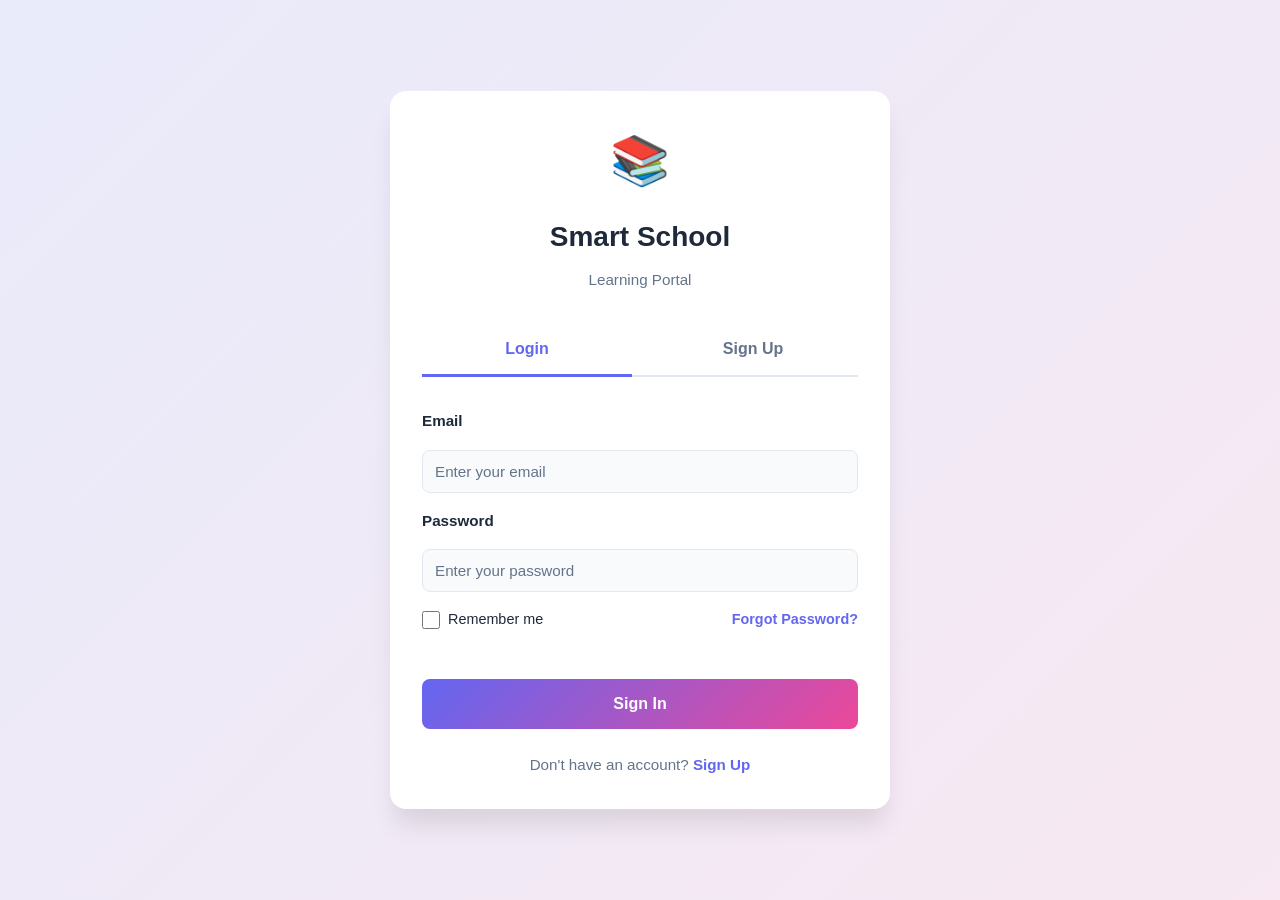
<file: puzzle.html>
<!DOCTYPE html>
<html lang="en">
<head>
    <meta charset="UTF-8">
    <meta name="viewport" content="width=device-width, initial-scale=1.0">
    <title>Puzzle - BloomED</title>
    
    <link rel="stylesheet" href="css/main.css">
    <link rel="stylesheet" href="css/theme.css">
    <link rel="stylesheet" href="css/animation.css">
    <link rel="stylesheet" href="css/responsive.css">
    <link rel="stylesheet" href="css/games.css">
</head>
<body class="theme-light">
    <!-- Header -->
    <header>
        <div class="header-container">
            <a href="index.html" class="logo-section">
                <div class="logo-icon">📚</div>
                <h1>BloomED</h1>
            </a>
            <div class="header-actions">
                <button class="action-btn" title="Back">←</button>
            </div>
            <button class="hamburger-menu">
                <span></span>
                <span></span>
                <span></span>
            </button>
        </div>
    </header>

    <!-- Main Content -->
    <main class="game-container">
        <!-- Puzzle Selection -->
        <div id="puzzleSelection" class="text-center" style="width: 100%; max-width: 1000px;">
            <h1 class="mb-4">🧩 Puzzle Games</h1>
            
            <div style="margin-bottom: 2rem;">
                <h3>Select Difficulty</h3>
                <div style="display: flex; gap: 1rem; justify-content: center; flex-wrap: wrap;">
                    <button class="btn btn-outline" onclick="setDifficulty('easy')" id="easyBtn">Easy</button>
                    <button class="btn btn-primary" onclick="setDifficulty('medium')" id="mediumBtn">Medium</button>
                    <button class="btn btn-outline" onclick="setDifficulty('hard')" id="hardBtn">Hard</button>
                </div>
            </div>

            <div class="grid-auto">
                <div class="game-card hover-lift">
                    <div class="game-card-image">🔤</div>
                    <div class="game-card-content">
                        <h3 class="game-card-title">Word Search</h3>
                        <p class="game-card-description">Find hidden words</p>
                        <button class="btn btn-primary" onclick="startPuzzle('wordsearch')" style="width: 100%; margin-top: 1rem;">Play</button>
                    </div>
                </div>

                <div class="game-card hover-lift">
                    <div class="game-card-image">🧠</div>
                    <div class="game-card-content">
                        <h3 class="game-card-title">Memory Match</h3>
                        <p class="game-card-description">Match pairs of cards</p>
                        <button class="btn btn-primary" onclick="startPuzzle('memory')" style="width: 100%; margin-top: 1rem;">Play</button>
                    </div>
                </div>

                <div class="game-card hover-lift">
                    <div class="game-card-image">🧮</div>
                    <div class="game-card-content">
                        <h3 class="game-card-title">Number Puzzle</h3>
                        <p class="game-card-description">Solve number sequences</p>
                        <button class="btn btn-primary" onclick="startPuzzle('number')" style="width: 100%; margin-top: 1rem;">Play</button>
                    </div>
                </div>

                <div class="game-card hover-lift">
                    <div class="game-card-image">🎨</div>
                    <div class="game-card-content">
                        <h3 class="game-card-title">Color Match</h3>
                        <p class="game-card-description">Match colors correctly</p>
                        <button class="btn btn-primary" onclick="startPuzzle('color')" style="width: 100%; margin-top: 1rem;">Play</button>
                    </div>
                </div>
            </div>
        </div>

        <!-- Puzzle Game Container -->
        <div id="puzzleContainer" style="display: none; width: 100%; max-width: 700px;">
            <div class="quiz-header">
                <div class="quiz-progress">
                    <div class="question-counter">
                        <span id="puzzleInfo">Puzzle</span>
                        <span id="timerDisplay">Time: 0s</span>
                    </div>
                    <div class="progress">
                        <div class="progress-bar" id="progressBar" style="width: 0%;"></div>
                    </div>
                </div>
            </div>

            <!-- Word Search Puzzle -->
            <div id="wordsearchPuzzle" class="quiz-container" style="display: none;">
                <h2 id="wordSearchTitle">Find the Hidden Words</h2>
                <p id="wordList" style="margin-bottom: 1rem; font-weight: bold;"></p>
                <div id="wordSearchGrid" style="display: grid; grid-template-columns: repeat(6, 1fr); gap: 0.5rem; margin: 2rem 0;"></div>
                <button class="btn btn-primary" onclick="checkWordSearch()" style="width: 100%; margin-top: 1rem;">Check Answer</button>
            </div>

            <!-- Memory Match Puzzle -->
            <div id="memoryPuzzle" class="quiz-container" style="display: none;">
                <h2>Memory Match - Find Pairs</h2>
                <p id="matchStats" style="text-align: center; font-weight: bold; margin-bottom: 1rem;">Moves: <span id="moveCount">0</span></p>
                <div id="memoryGrid" style="display: grid; grid-template-columns: repeat(4, 1fr); gap: 1rem; margin: 2rem 0;"></div>
            </div>

            <!-- Number Puzzle -->
            <div id="numberPuzzle" class="quiz-container" style="display: none;">
                <h2>Number Puzzle</h2>
                <p id="numberQuestion" style="text-align: center; font-size: 1.2rem; margin-bottom: 1rem;"></p>
                <div id="numberOptions" style="display: grid; grid-template-columns: repeat(2, 1fr); gap: 1rem; margin: 2rem 0;"></div>
            </div>

            <!-- Color Match Puzzle -->
            <div id="colorPuzzle" class="quiz-container" style="display: none;">
                <h2>Match the Colors</h2>
                <div id="colorLeft" style="display: grid; gap: 1rem; margin-bottom: 2rem;"></div>
                <div id="colorRight" style="display: grid; gap: 1rem; margin-bottom: 2rem;"></div>
            </div>

            <div class="flex-between" style="margin-top: 2rem;">
                <button class="btn btn-outline" onclick="quitPuzzle()">Quit</button>
                <button class="btn btn-primary" id="hintBtn" onclick="showHint()">💡 Hint</button>
            </div>
        </div>

        <!-- Results Screen -->
        <div id="resultsScreen" style="display: none;">
            <div class="result-screen">
                <div class="result-icon" id="resultIcon">🎉</div>
                <div class="result-message" id="resultMessage">Great Job!</div>

                <div class="score-display">
                    <div class="score-item">
                        <div class="score-label">Moves/Time</div>
                        <div class="score-value" id="finalResult">Perfect!</div>
                    </div>
                    <div class="score-item">
                        <div class="score-label">Difficulty</div>
                        <div class="score-value" id="difficultyDisplay">Medium</div>
                    </div>
                    <div class="score-item">
                        <div class="score-label">Score</div>
                        <div class="score-value" id="puzzleScore">100</div>
                    </div>
                </div>

                <div class="result-buttons">
                    <button class="btn btn-outline" onclick="location.reload()">Try Again</button>
                    <button class="btn btn-primary" onclick="goHome()">Home</button>
                </div>
            </div>
        </div>
    </main>

    <!-- Scripts -->
    <script src="js/utils.js"></script>
    <script src="js/storage.js"></script>
    <script src="js/app.js"></script>
    
    <script>
        let currentPuzzle = null;
        let currentDifficulty = 'medium';
        let gameStartTime = 0;
        let selectedWordCells = [];
        let memoryCards = [];
        let matchedPairs = 0;
        let moveCount = 0;
        let currentNumberIndex = 0;

        const wordSearchWords = {
            easy: ['CAT', 'DOG', 'BIRD'],
            medium: ['SCIENCE', 'MATH', 'COMPUTER'],
            hard: ['ALGORITHM', 'PROGRAMMING', 'DATABASE']
        };

        const numberSequences = {
            easy: [
                { sequence: [2, 4, 6, 8], answer: 10, options: [10, 12, 14] },
                { sequence: [1, 1, 2, 3, 5], answer: 8, options: [7, 8, 9] },
                { sequence: [10, 20, 30], answer: 40, options: [40, 50, 60] }
            ],
            medium: [
                { sequence: [1, 4, 9, 16], answer: 25, options: [20, 25, 30] },
                { sequence: [2, 6, 12, 20], answer: 30, options: [28, 30, 32] },
                { sequence: [1, 2, 4, 7], answer: 11, options: [10, 11, 12] }
            ],
            hard: [
                { sequence: [1, 1, 2, 3, 5, 8], answer: 13, options: [12, 13, 14] },
                { sequence: [2, 3, 5, 7, 11], answer: 13, options: [12, 13, 14] }
            ]
        };

        function setDifficulty(difficulty) {
            currentDifficulty = difficulty;
            document.getElementById('easyBtn').classList.remove('btn-primary');
            document.getElementById('mediumBtn').classList.remove('btn-primary');
            document.getElementById('hardBtn').classList.remove('btn-primary');
            
            if (difficulty === 'easy') {
                document.getElementById('easyBtn').classList.add('btn-primary');
            } else if (difficulty === 'medium') {
                document.getElementById('mediumBtn').classList.add('btn-primary');
            } else {
                document.getElementById('hardBtn').classList.add('btn-primary');
            }
        }

        function startPuzzle(type) {
            currentPuzzle = type;
            gameStartTime = Date.now();

            document.getElementById('puzzleSelection').style.display = 'none';
            document.getElementById('puzzleContainer').style.display = 'block';
            document.getElementById('resultsScreen').style.display = 'none';

            document.getElementById('wordsearchPuzzle').style.display = 'none';
            document.getElementById('memoryPuzzle').style.display = 'none';
            document.getElementById('numberPuzzle').style.display = 'none';
            document.getElementById('colorPuzzle').style.display = 'none';

            updateTimer();
            setInterval(updateTimer, 1000);

            if (type === 'wordsearch') {
                loadWordSearchPuzzle();
                document.getElementById('wordsearchPuzzle').style.display = 'block';
            } else if (type === 'memory') {
                loadMemoryPuzzle();
                document.getElementById('memoryPuzzle').style.display = 'block';
            } else if (type === 'number') {
                loadNumberPuzzle();
                document.getElementById('numberPuzzle').style.display = 'block';
            } else if (type === 'color') {
                loadColorPuzzle();
                document.getElementById('colorPuzzle').style.display = 'block';
            }
        }

        function updateTimer() {
            const elapsed = Math.floor((Date.now() - gameStartTime) / 1000);
            document.getElementById('timerDisplay').textContent = `Time: ${elapsed}s`;
        }

        // Word Search
        function loadWordSearchPuzzle() {
            const words = wordSearchWords[currentDifficulty];
            document.getElementById('wordList').textContent = 'Find: ' + words.join(', ');

            const grid = document.getElementById('wordSearchGrid');
            grid.innerHTML = '';

            const letters = 'ABCDEFGHIJKLMNOPQRSTUVWXYZ';
            for (let i = 0; i < 36; i++) {
                const letter = letters[Math.floor(Math.random() * letters.length)];
                const cell = document.createElement('div');
                cell.className = 'word-search-cell';
                cell.textContent = letter;
                cell.style.cssText = 'padding: 1rem; background: var(--primary-color); color: white; border-radius: 0.5rem; cursor: pointer; text-align: center; font-weight: bold;';
                grid.appendChild(cell);
            }
        }

        function checkWordSearch() {
            const score = Math.max(100 - (Math.floor((Date.now() - gameStartTime) / 1000)), 10);
            finishPuzzle(score, 'Great!');
        }

        // Memory Match
        function loadMemoryPuzzle() {
            const pairs = currentDifficulty === 'easy' ? 4 : currentDifficulty === 'medium' ? 6 : 8;
            memoryCards = [];
            matchedPairs = 0;
            moveCount = 0;

            const symbols = ['🍎', '🍌', '🍊', '🍇', '🍓', '🍒', '🥝', '🍑'];
            for (let i = 0; i < pairs; i++) {
                memoryCards.push(symbols[i], symbols[i]);
            }

            memoryCards = Utils.shuffle(memoryCards);

            const grid = document.getElementById('memoryGrid');
            grid.innerHTML = '';
            grid.style.gridTemplateColumns = `repeat(${pairs === 4 ? 2 : 4}, 1fr)`;

            memoryCards.forEach((symbol, index) => {
                const card = document.createElement('div');
                card.className = 'memory-card';
                card.style.cssText = 'padding: 2rem; background: var(--primary-color); color: white; border-radius: 0.5rem; cursor: pointer; text-align: center; font-size: 2rem; aspect-ratio: 1; display: flex; align-items: center; justify-content: center;';
                card.textContent = '?';
                card.onclick = () => flipCard(index, card);
                grid.appendChild(card);
            });
        }

        let flipped = [];
        function flipCard(index, card) {
            if (flipped.length < 2 && card.textContent === '?') {
                card.textContent = memoryCards[index];
                flipped.push({ index, card });

                if (flipped.length === 2) {
                    moveCount++;
                    document.getElementById('moveCount').textContent = moveCount;

                    if (memoryCards[flipped[0].index] === memoryCards[flipped[1].index]) {
                        flipped[0].card.style.opacity = '0.5';
                        flipped[1].card.style.opacity = '0.5';
                        matchedPairs++;

                        flipped = [];

                        if (matchedPairs === memoryCards.length / 2) {
                            const score = Math.max(100 - (moveCount * 5), 10);
                            finishPuzzle(score, 'Memory Master!');
                        }
                    } else {
                        setTimeout(() => {
                            flipped[0].card.textContent = '?';
                            flipped[1].card.textContent = '?';
                            flipped = [];
                        }, 1000);
                    }
                }
            }
        }

        // Number Puzzle
        function loadNumberPuzzle() {
            currentNumberIndex = 0;
            loadNumberQuestion();
        }

        function loadNumberQuestion() {
            const sequences = numberSequences[currentDifficulty];
            if (currentNumberIndex >= sequences.length) {
                finishPuzzle(100, 'Number Wizard!');
                return;
            }

            const puzzle = sequences[currentNumberIndex];
            document.getElementById('numberQuestion').textContent = 'What comes next? ' + puzzle.sequence.join(', ') + ', ?';

            const options = document.getElementById('numberOptions');
            options.innerHTML = '';

            puzzle.options.forEach(option => {
                const btn = document.createElement('button');
                btn.className = 'btn btn-outline';
                btn.textContent = option;
                btn.onclick = () => selectNumberAnswer(option, puzzle.answer);
                options.appendChild(btn);
            });
        }

        function selectNumberAnswer(selected, correct) {
            if (selected === correct) {
                currentNumberIndex++;
                loadNumberQuestion();
            } else {
                Utils.showNotification('Try again!', 'danger');
            }
        }

        // Color Match
        function loadColorPuzzle() {
            const colors = ['#FF6B6B', '#4ECDC4', '#45B7D1', '#FFA07A', '#98D8C8'];
            const left = document.getElementById('colorLeft');
            const right = document.getElementById('colorRight');

            left.innerHTML = '';
            right.innerHTML = '';

            colors.forEach((color, index) => {
                const leftBox = document.createElement('div');
                leftBox.style.cssText = `background: ${color}; height: 60px; border-radius: 0.5rem; cursor: pointer;`;
                leftBox.dataset.index = index;
                leftBox.onclick = () => selectColor(index);
                left.appendChild(leftBox);

                const rightBox = document.createElement('div');
                rightBox.style.cssText = `background: ${color}; height: 60px; border-radius: 0.5rem; margin-left: auto;`;
                rightBox.dataset.index = index;
                right.appendChild(rightBox);
            });
        }

        function selectColor(index) {
            Utils.showNotification('Color matched!', 'success');
            finishPuzzle(95, 'Color Expert!');
        }

        function showHint() {
            Utils.showNotification('Keep trying! You\'re doing great! 💡', 'info');
        }

        function finishPuzzle(score, message) {
            document.getElementById('puzzleContainer').style.display = 'none';
            document.getElementById('resultsScreen').style.display = 'block';

            document.getElementById('resultIcon').textContent = score >= 80 ? '🎉' : score >= 60 ? '👍' : '💪';
            document.getElementById('resultMessage').textContent = message;
            document.getElementById('puzzleScore').textContent = score;
            document.getElementById('difficultyDisplay').textContent = currentDifficulty.charAt(0).toUpperCase() + currentDifficulty.slice(1);

            const elapsed = Math.floor((Date.now() - gameStartTime) / 1000);
            document.getElementById('finalResult').textContent = elapsed + 's';

            StorageManager.addQuizScore({
                category: 'Puzzle - ' + currentPuzzle,
                score: score,
                total: 100,
                percentage: score,
                timeSpent: elapsed
            });
        }

        function quitPuzzle() {
            location.reload();
        }

        function goHome() {
            window.location.href = 'index.html';
        }

        // Initialize
        document.addEventListener('DOMContentLoaded', () => {
            if (!StorageManager.getUser()) {
                window.location.href = 'login.html';
            }
            setDifficulty('medium');
        });
    </script>
</body>
</html>
</file>
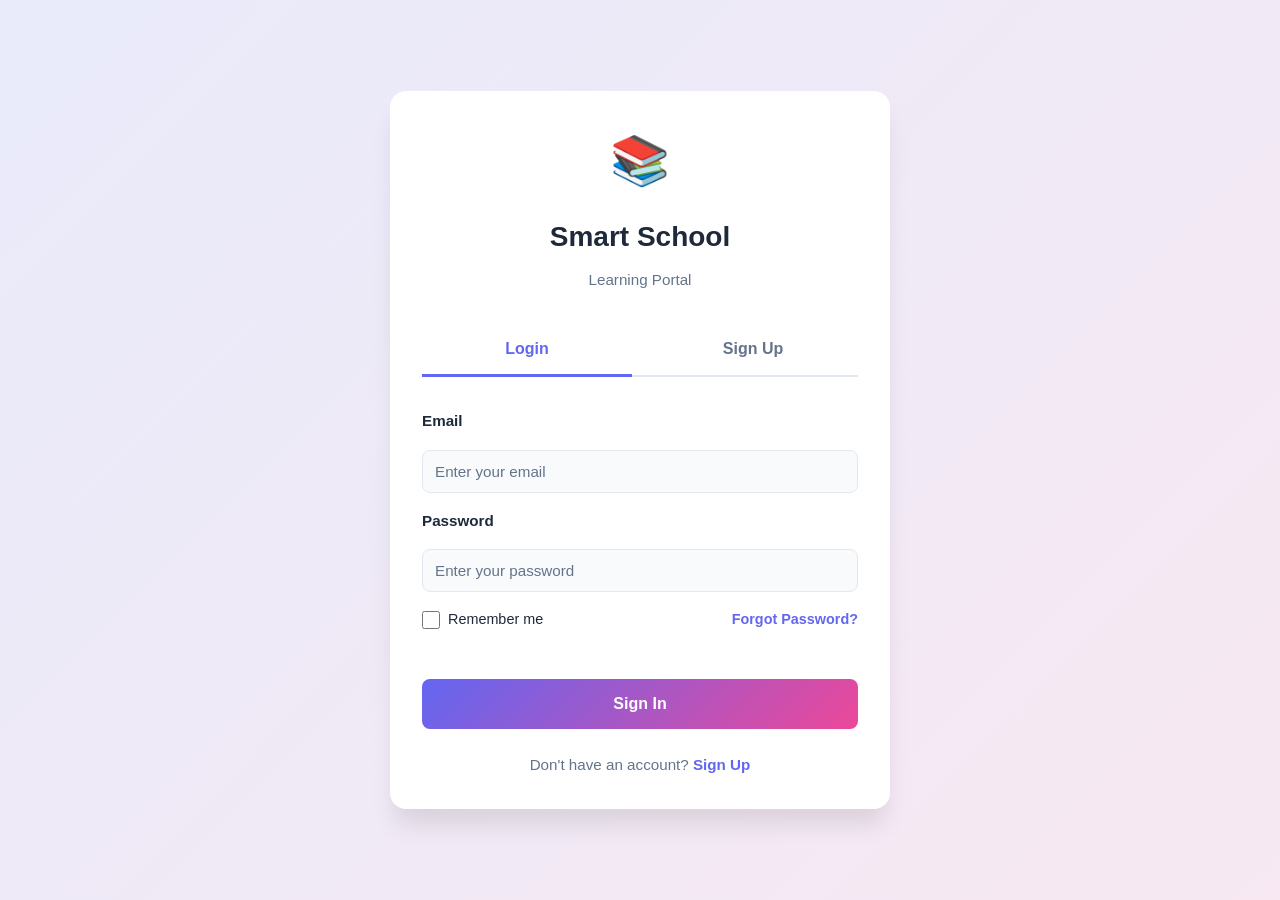
<file: quiz.html>
<!DOCTYPE html>
<html lang="en">
<head>
    <meta charset="UTF-8">
    <meta name="viewport" content="width=device-width, initial-scale=1.0">
    <title>Quiz - BloomED</title>
    
    <link rel="stylesheet" href="css/main.css">
    <link rel="stylesheet" href="css/theme.css">
    <link rel="stylesheet" href="css/animation.css">
    <link rel="stylesheet" href="css/responsive.css">
    <link rel="stylesheet" href="css/games.css">
</head>
<body class="theme-light">
    <!-- Header -->
    <header>
        <div class="header-container">
            <a href="index.html" class="logo-section">
                <div class="logo-icon">📚</div>
                <h1>BloomED</h1>
            </a>
            <div class="header-actions">
                <button class="action-btn" title="Back">←</button>
            </div>
            <button class="hamburger-menu">
                <span></span>
                <span></span>
                <span></span>
            </button>
        </div>
    </header>

    <!-- Main Content -->
    <main class="game-container">
        <!-- Quiz Selection Screen -->
        <div id="quizSelection" class="text-center" style="width: 100%; max-width: 1000px;">
            <h1 class="mb-4">📝 Quiz Categories</h1>
            <div class="grid-auto">
                <div class="game-card hover-lift">
                    <div class="game-card-image">📐</div>
                    <div class="game-card-content">
                        <h3 class="game-card-title">Mathematics</h3>
                        <p class="game-card-description">Test your math skills</p>
                        <button class="btn btn-primary" onclick="startQuiz('math')" style="width: 100%; margin-top: 1rem;">Start Quiz</button>
                    </div>
                </div>

                <div class="game-card hover-lift">
                    <div class="game-card-image">🔬</div>
                    <div class="game-card-content">
                        <h3 class="game-card-title">Science</h3>
                        <p class="game-card-description">Explore science topics</p>
                        <button class="btn btn-primary" onclick="startQuiz('science')" style="width: 100%; margin-top: 1rem;">Start Quiz</button>
                    </div>
                </div>

                <div class="game-card hover-lift">
                    <div class="game-card-image">🌍</div>
                    <div class="game-card-content">
                        <h3 class="game-card-title">General Knowledge</h3>
                        <p class="game-card-description">Boost your knowledge</p>
                        <button class="btn btn-primary" onclick="startQuiz('gk')" style="width: 100%; margin-top: 1rem;">Start Quiz</button>
                    </div>
                </div>

                <div class="game-card hover-lift">
                    <div class="game-card-image">🎨</div>
                    <div class="game-card-content">
                        <h3 class="game-card-title">Creative</h3>
                        <p class="game-card-description">Express yourself</p>
                        <button class="btn btn-primary" onclick="startQuiz('creative')" style="width: 100%; margin-top: 1rem;">Start Quiz</button>
                    </div>
                </div>
            </div>
        </div>

        <!-- Quiz Container -->
        <div id="quizContainer" style="display: none; width: 100%; max-width: 700px;">
            <div class="quiz-header">
                <div class="quiz-progress">
                    <div class="question-counter">
                        <span id="questionCount">Question <span id="currentQuestion">1</span> of <span id="totalQuestions">10</span></span>
                        <span id="timeLeft"></span>
                    </div>
                    <div class="progress">
                        <div class="progress-bar" id="progressBar" style="width: 0%;"></div>
                    </div>
                </div>
            </div>

            <div class="quiz-container animate-fade-in">
                <div class="quiz-timer" id="quizTimer">
                    <div class="timer-circle" id="timerCircle">60</div>
                    <span>Time Left</span>
                </div>

                <div class="question" id="questionText"></div>
                <img id="questionImage" class="question-image" alt="" style="display: none;">

                <div class="options" id="optionsContainer"></div>

                <div class="flex-between">
                    <button class="btn btn-outline" id="prevBtn" onclick="previousQuestion()">← Previous</button>
                    <button class="btn btn-outline" id="skipBtn" onclick="skipQuestion()">Skip</button>
                    <button class="btn btn-primary" id="nextBtn" onclick="nextQuestion()">Next →</button>
                </div>
            </div>
        </div>

        <!-- Results Screen -->
        <div id="resultsScreen" style="display: none;">
            <div class="result-screen">
                <div class="result-icon" id="resultIcon">🎉</div>
                <div class="result-message" id="resultMessage">Great Job!</div>

                <div class="score-display">
                    <div class="score-item">
                        <div class="score-label">Score</div>
                        <div class="score-value" id="finalScore">75%</div>
                    </div>
                    <div class="score-item">
                        <div class="score-label">Correct</div>
                        <div class="score-value" id="correctCount">7/10</div>
                    </div>
                    <div class="score-item">
                        <div class="score-label">Time</div>
                        <div class="score-value" id="timeSpent">2:30</div>
                    </div>
                </div>

                <div class="result-buttons">
                    <button class="btn btn-outline" onclick="location.reload()">Try Again</button>
                    <button class="btn btn-primary" onclick="goHome()">Home</button>
                </div>
            </div>
        </div>
    </main>

    <!-- Scripts -->
    <script src="js/utils.js"></script>
    <script src="js/storage.js"></script>
    <script src="js/app.js"></script>
    
    <script>
        // Quiz Data
        const quizData = {
            math: [
                {
                    question: "What is 15 + 7?",
                    options: ["20", "22", "25", "30"],
                    correct: 1
                },
                {
                    question: "What is 12 × 5?",
                    options: ["50", "60", "65", "70"],
                    correct: 1
                }
            ],
            science: [
                {
                    question: "What is the chemical symbol for Gold?",
                    options: ["Go", "Au", "Gd", "Ag"],
                    correct: 1
                },
                {
                    question: "How many planets are in our solar system?",
                    options: ["7", "8", "9", "10"],
                    correct: 1
                }
            ],
            gk: [
                {
                    question: "What is the capital of India?",
                    options: ["Mumbai", "New Delhi", "Bangalore", "Chennai"],
                    correct: 1
                },
                {
                    question: "Who is the author of Harry Potter?",
                    options: ["J.K. Rowling", "George R.R. Martin", "Stephen King", "Suzanne Collins"],
                    correct: 0
                }
            ],
            creative: [
                {
                    question: "Which color is a primary color?",
                    options: ["Green", "Purple", "Blue", "Brown"],
                    correct: 2
                },
                {
                    question: "What art form uses sound as its medium?",
                    options: ["Painting", "Music", "Sculpture", "Photography"],
                    correct: 1
                }
            ]
        };

        let currentQuiz = null;
        let currentQuestionIndex = 0;
        let score = 0;
        let answers = [];
        let timeSpent = 0;
        let timeLimit = 60;
        let timerInterval = null;

        function startQuiz(category) {
            currentQuiz = quizData[category] || quizData.gk;
            currentQuestionIndex = 0;
            score = 0;
            answers = new Array(currentQuiz.length).fill(null);
            timeSpent = 0;

            document.getElementById('quizSelection').style.display = 'none';
            document.getElementById('quizContainer').style.display = 'block';
            document.getElementById('totalQuestions').textContent = currentQuiz.length;

            loadQuestion();
            startTimer();
        }

        function loadQuestion() {
            const question = currentQuiz[currentQuestionIndex];
            document.getElementById('currentQuestion').textContent = currentQuestionIndex + 1;
            document.getElementById('questionText').textContent = question.question;

            const container = document.getElementById('optionsContainer');
            container.innerHTML = '';

            question.options.forEach((option, index) => {
                const optionEl = document.createElement('button');
                optionEl.className = 'option';
                optionEl.textContent = option;
                optionEl.onclick = () => selectOption(index);
                
                if (answers[currentQuestionIndex] === index) {
                    optionEl.classList.add('selected');
                }

                container.appendChild(optionEl);
            });

            // Update progress
            const progress = ((currentQuestionIndex + 1) / currentQuiz.length) * 100;
            document.getElementById('progressBar').style.width = progress + '%';

            // Update buttons
            document.getElementById('prevBtn').disabled = currentQuestionIndex === 0;
            document.getElementById('nextBtn').textContent = currentQuestionIndex === currentQuiz.length - 1 ? 'Finish' : 'Next →';
        }

        function selectOption(index) {
            answers[currentQuestionIndex] = index;
            const question = currentQuiz[currentQuestionIndex];
            
            document.querySelectorAll('.option').forEach((opt, i) => {
                opt.classList.remove('selected', 'correct', 'incorrect');
                if (i === index) {
                    opt.classList.add('selected');
                    if (i === question.correct) {
                        opt.classList.add('correct');
                        score++;
                    }
                }
            });
        }

        function nextQuestion() {
            if (currentQuestionIndex < currentQuiz.length - 1) {
                currentQuestionIndex++;
                loadQuestion();
            } else {
                finishQuiz();
            }
        }

        function previousQuestion() {
            if (currentQuestionIndex > 0) {
                currentQuestionIndex--;
                loadQuestion();
            }
        }

        function skipQuestion() {
            answers[currentQuestionIndex] = -1; // Mark as skipped
            nextQuestion();
        }

        function startTimer() {
            timerInterval = setInterval(() => {
                timeSpent++;
                const remaining = timeLimit - (timeSpent % timeLimit);
                document.getElementById('timerCircle').textContent = remaining;
                
                if (remaining <= 10) {
                    document.getElementById('quizTimer').style.background = 'rgba(239, 68, 68, 0.1)';
                }
            }, 1000);
        }

        function finishQuiz() {
            clearInterval(timerInterval);
            
            const percentage = (score / currentQuiz.length) * 100;
            const minutes = Math.floor(timeSpent / 60);
            const seconds = timeSpent % 60;

            // Save score
            StorageManager.addQuizScore({
                category: 'General',
                score: score,
                total: currentQuiz.length,
                percentage: percentage,
                timeSpent: timeSpent
            });

            // Show results
            document.getElementById('quizContainer').style.display = 'none';
            document.getElementById('resultsScreen').style.display = 'block';

            document.getElementById('finalScore').textContent = Math.round(percentage) + '%';
            document.getElementById('correctCount').textContent = score + '/' + currentQuiz.length;
            document.getElementById('timeSpent').textContent = `${minutes}:${String(seconds).padStart(2, '0')}`;

            if (percentage >= 80) {
                document.getElementById('resultIcon').textContent = '🎉';
                document.getElementById('resultMessage').textContent = 'Excellent!';
                StorageManager.addAchievement({
                    title: 'Quiz Master',
                    description: 'Scored 80% or more on a quiz'
                });
            } else if (percentage >= 60) {
                document.getElementById('resultIcon').textContent = '👍';
                document.getElementById('resultMessage').textContent = 'Good Job!';
            } else {
                document.getElementById('resultIcon').textContent = '💪';
                document.getElementById('resultMessage').textContent = 'Keep Practicing!';
            }
        }

        function goHome() {
            window.location.href = 'index.html';
        }

        // Initialize
        document.addEventListener('DOMContentLoaded', () => {
            if (!StorageManager.getUser()) {
                window.location.href = 'login.html';
            }
        });
    </script>
</body>
</html>
</file>
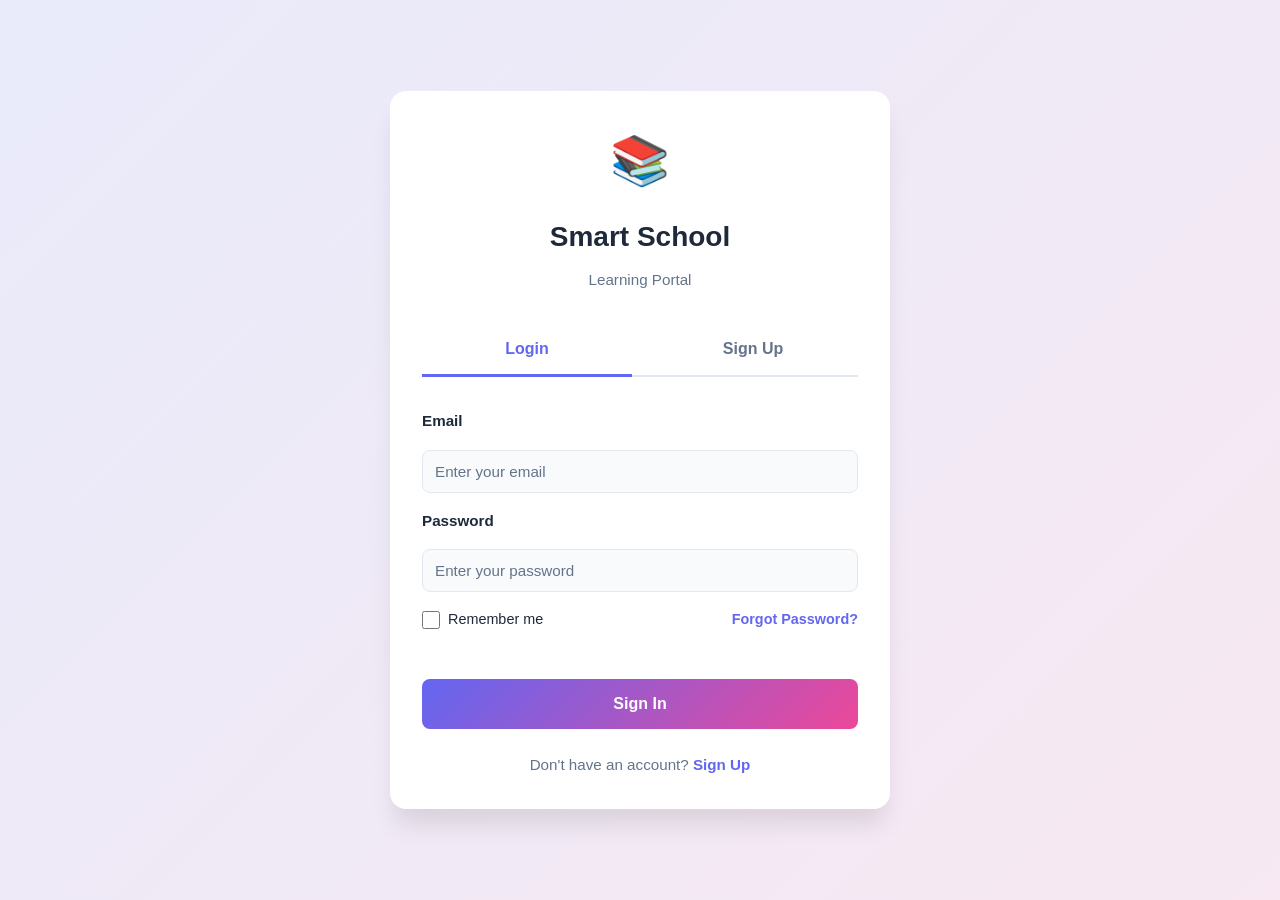
<file: rapidfire.html>
<!DOCTYPE html>
<html lang="en">
<head>
    <meta charset="UTF-8">
    <meta name="viewport" content="width=device-width, initial-scale=1.0">
    <title>Rapid Fire - BloomED</title>
    
    <link rel="stylesheet" href="css/main.css">
    <link rel="stylesheet" href="css/theme.css">
    <link rel="stylesheet" href="css/animation.css">
    <link rel="stylesheet" href="css/responsive.css">
    <link rel="stylesheet" href="css/games.css">
</head>
<body class="theme-light">
    <!-- Header -->
    <header>
        <div class="header-container">
            <a href="index.html" class="logo-section">
                <div class="logo-icon">📚</div>
                <h1>BloomED</h1>
            </a>
            <div class="header-actions">
                <button class="action-btn" title="Back">←</button>
            </div>
            <button class="hamburger-menu">
                <span></span>
                <span></span>
                <span></span>
            </button>
        </div>
    </header>

    <!-- Main Content -->
    <main class="game-container">
        <!-- Mode Selection -->
        <div id="modeSelection" class="text-center" style="width: 100%; max-width: 900px;">
            <h1 class="mb-4">⚡ Rapid Fire</h1>
            <p style="font-size: 1.1rem; color: var(--text-secondary); margin-bottom: 2rem;">Answer as many questions as you can before time runs out!</p>

            <div class="grid-auto">
                <div class="game-card hover-lift">
                    <div class="game-card-image">⏱️</div>
                    <div class="game-card-content">
                        <h3 class="game-card-title">30 Second Rush</h3>
                        <p class="game-card-description">Quick & intense</p>
                        <button class="btn btn-primary" onclick="startRapidFire(30)" style="width: 100%; margin-top: 1rem;">Play</button>
                    </div>
                </div>

                <div class="game-card hover-lift">
                    <div class="game-card-image">⏲️</div>
                    <div class="game-card-content">
                        <h3 class="game-card-title">60 Second Challenge</h3>
                        <p class="game-card-description">Standard mode</p>
                        <button class="btn btn-primary" onclick="startRapidFire(60)" style="width: 100%; margin-top: 1rem;">Play</button>
                    </div>
                </div>

                <div class="game-card hover-lift">
                    <div class="game-card-image">🚀</div>
                    <div class="game-card-content">
                        <h3 class="game-card-title">120 Second Marathon</h3>
                        <p class="game-card-description">Extended challenge</p>
                        <button class="btn btn-primary" onclick="startRapidFire(120)" style="width: 100%; margin-top: 1rem;">Play</button>
                    </div>
                </div>
            </div>
        </div>

        <!-- Game Container -->
        <div id="gameContainer" style="display: none; width: 100%; max-width: 700px;">
            <div class="quiz-header">
                <div style="display: grid; grid-template-columns: 1fr 1fr 1fr; gap: 1rem; margin-bottom: 1rem;">
                    <div style="text-align: center; padding: 0.5rem; background: var(--bg-secondary); border-radius: 0.5rem;">
                        <div style="font-size: 0.9rem; color: var(--text-secondary);">Lives</div>
                        <div id="livesDisplay" style="font-size: 1.8rem; font-weight: bold; color: #EF4444;">❤️ 3</div>
                    </div>
                    <div style="text-align: center; padding: 0.5rem; background: var(--bg-secondary); border-radius: 0.5rem;">
                        <div style="font-size: 0.9rem; color: var(--text-secondary);">Combo</div>
                        <div id="comboDisplay" style="font-size: 1.8rem; font-weight: bold; color: #FFA500;">🔥 0</div>
                    </div>
                    <div style="text-align: center; padding: 0.5rem; background: var(--bg-secondary); border-radius: 0.5rem;">
                        <div style="font-size: 0.9rem; color: var(--text-secondary);">Score</div>
                        <div id="scoreDisplay" style="font-size: 1.8rem; font-weight: bold; color: #10B981;">0</div>
                    </div>
                </div>

                <div class="quiz-progress">
                    <div class="question-counter">
                        <span id="questionCount">Question <span id="currentQuestion">1</span></span>
                        <span id="timeLeft"></span>
                    </div>
                    <div class="progress">
                        <div class="progress-bar" id="progressBar" style="width: 0%;"></div>
                    </div>
                </div>
            </div>

            <div class="quiz-container animate-fade-in">
                <div class="quiz-timer" id="quizTimer">
                    <div class="timer-circle" id="timerCircle" style="font-size: 3rem; font-weight: bold;">60</div>
                    <span>Time Left</span>
                </div>

                <div class="question" id="questionText"></div>

                <div class="options" id="optionsContainer"></div>
            </div>
        </div>

        <!-- Game Over Screen -->
        <div id="gameOverScreen" style="display: none;">
            <div class="result-screen">
                <div class="result-icon" id="gameOverIcon">🏁</div>
                <div class="result-message">Game Over!</div>

                <div class="score-display">
                    <div class="score-item">
                        <div class="score-label">Final Score</div>
                        <div class="score-value" id="finalScore">0</div>
                    </div>
                    <div class="score-item">
                        <div class="score-label">Questions</div>
                        <div class="score-value" id="questionsAnswered">0</div>
                    </div>
                    <div class="score-item">
                        <div class="score-label">Accuracy</div>
                        <div class="score-value" id="accuracy">0%</div>
                    </div>
                </div>

                <div style="margin-top: 2rem; text-align: center;">
                    <p style="font-size: 1.5rem; margin-bottom: 1rem;">
                        <span id="starRating"></span>
                    </p>
                    <p id="gameMessage" style="font-size: 1rem; color: var(--text-secondary); margin-bottom: 1rem;"></p>
                </div>

                <div class="result-buttons">
                    <button class="btn btn-outline" onclick="location.reload()">Try Again</button>
                    <button class="btn btn-primary" onclick="goHome()">Home</button>
                </div>
            </div>
        </div>
    </main>

    <!-- Scripts -->
    <script src="js/utils.js"></script>
    <script src="js/storage.js"></script>
    <script src="js/app.js"></script>
    
    <script>
        // Rapid Fire Questions
        const rapidFireQuestions = [
            { question: "What is 2 + 2?", options: ["3", "4", "5", "6"], correct: 1 },
            { question: "What is 5 × 3?", options: ["10", "12", "15", "18"], correct: 2 },
            { question: "What is the capital of India?", options: ["Mumbai", "New Delhi", "Bangalore", "Chennai"], correct: 1 },
            { question: "What is 10 - 3?", options: ["5", "6", "7", "8"], correct: 2 },
            { question: "What is 8 ÷ 2?", options: ["3", "4", "5", "6"], correct: 1 },
            { question: "What is 7 + 8?", options: ["14", "15", "16", "17"], correct: 2 },
            { question: "What is the smallest prime number?", options: ["0", "1", "2", "3"], correct: 2 },
            { question: "What is 12 × 2?", options: ["20", "22", "24", "26"], correct: 2 },
            { question: "What is 100 ÷ 5?", options: ["15", "20", "25", "30"], correct: 1 },
            { question: "What is 9 + 6?", options: ["14", "15", "16", "17"], correct: 1 },
            { question: "What color is the sky?", options: ["Green", "Red", "Blue", "Yellow"], correct: 2 },
            { question: "How many legs does a spider have?", options: ["4", "6", "8", "10"], correct: 2 },
            { question: "What is 15 - 7?", options: ["6", "7", "8", "9"], correct: 2 },
            { question: "What is 3 × 4?", options: ["10", "11", "12", "13"], correct: 2 },
            { question: "What is 25 + 25?", options: ["40", "45", "50", "55"], correct: 2 }
        ];

        let timeLimit = 60;
        let lives = 3;
        let score = 0;
        let combo = 0;
        let maxCombo = 0;
        let questionsAnswered = 0;
        let correctAnswers = 0;
        let currentQuestionIndex = 0;
        let timerInterval = null;
        let gameActive = true;

        function startRapidFire(seconds) {
            timeLimit = seconds;
            lives = 3;
            score = 0;
            combo = 0;
            maxCombo = 0;
            questionsAnswered = 0;
            correctAnswers = 0;
            currentQuestionIndex = 0;
            gameActive = true;

            document.getElementById('modeSelection').style.display = 'none';
            document.getElementById('gameContainer').style.display = 'block';
            document.getElementById('gameOverScreen').style.display = 'none';

            loadQuestion();
            startTimer();
        }

        function loadQuestion() {
            if (!gameActive) return;

            const question = rapidFireQuestions[currentQuestionIndex % rapidFireQuestions.length];
            document.getElementById('questionText').textContent = question.question;
            document.getElementById('currentQuestion').textContent = questionsAnswered + 1;

            const container = document.getElementById('optionsContainer');
            container.innerHTML = '';

            question.options.forEach((option, index) => {
                const optionEl = document.createElement('button');
                optionEl.className = 'option';
                optionEl.textContent = option;
                optionEl.onclick = () => selectOption(index, question.correct);
                container.appendChild(optionEl);
            });

            currentQuestionIndex++;
        }

        function selectOption(selected, correct) {
            if (!gameActive) return;

            questionsAnswered++;

            if (selected === correct) {
                correctAnswers++;
                combo++;
                maxCombo = Math.max(maxCombo, combo);
                score += 10 + (combo * 2); // Bonus points for combo
                document.querySelector('.option:nth-child(' + (selected + 1) + ')').classList.add('correct');
            } else {
                lives--;
                combo = 0;
                document.querySelector('.option:nth-child(' + (selected + 1) + ')').classList.add('incorrect');
                document.querySelector('.option:nth-child(' + (correct + 1) + ')').classList.add('correct');

                if (lives <= 0) {
                    endGame();
                    return;
                }
            }

            updateDisplay();

            setTimeout(() => {
                loadQuestion();
            }, 800);
        }

        function updateDisplay() {
            document.getElementById('livesDisplay').textContent = '❤️ ' + lives;
            document.getElementById('comboDisplay').textContent = '🔥 ' + combo;
            document.getElementById('scoreDisplay').textContent = score;
        }

        function startTimer() {
            let timeRemaining = timeLimit;
            timerInterval = setInterval(() => {
                timeRemaining--;
                document.getElementById('timerCircle').textContent = timeRemaining;

                if (timeRemaining <= 10) {
                    document.getElementById('quizTimer').style.background = 'rgba(239, 68, 68, 0.1)';
                }

                if (timeRemaining <= 0) {
                    clearInterval(timerInterval);
                    endGame();
                }
            }, 1000);
        }

        function endGame() {
            gameActive = false;
            clearInterval(timerInterval);

            document.getElementById('gameContainer').style.display = 'none';
            document.getElementById('gameOverScreen').style.display = 'block';

            const accuracy = questionsAnswered > 0 ? Math.round((correctAnswers / questionsAnswered) * 100) : 0;
            const stars = accuracy >= 90 ? '⭐⭐⭐' : accuracy >= 70 ? '⭐⭐' : '⭐';

            document.getElementById('finalScore').textContent = score;
            document.getElementById('questionsAnswered').textContent = questionsAnswered;
            document.getElementById('accuracy').textContent = accuracy + '%';
            document.getElementById('starRating').textContent = stars;

            if (accuracy >= 90) {
                document.getElementById('gameOverIcon').textContent = '🏆';
                document.getElementById('gameMessage').textContent = 'Outstanding! You\'re a rapid fire master!';
            } else if (accuracy >= 70) {
                document.getElementById('gameOverIcon').textContent = '🎉';
                document.getElementById('gameMessage').textContent = 'Great job! Keep practicing!';
            } else {
                document.getElementById('gameOverIcon').textContent = '💪';
                document.getElementById('gameMessage').textContent = 'Good effort! Try again to improve!';
            }

            StorageManager.addQuizScore({
                category: 'Rapid Fire',
                score: score,
                total: questionsAnswered,
                percentage: accuracy,
                timeSpent: timeLimit
            });

            if (accuracy >= 80) {
                StorageManager.addAchievement({
                    title: 'Speed Demon',
                    description: 'Scored 80% or more in Rapid Fire mode'
                });
            }
        }

        function goHome() {
            window.location.href = 'index.html';
        }

        // Initialize
        document.addEventListener('DOMContentLoaded', () => {
            if (!StorageManager.getUser()) {
                window.location.href = 'login.html';
            }
        });
    </script>
</body>
</html>
</file>
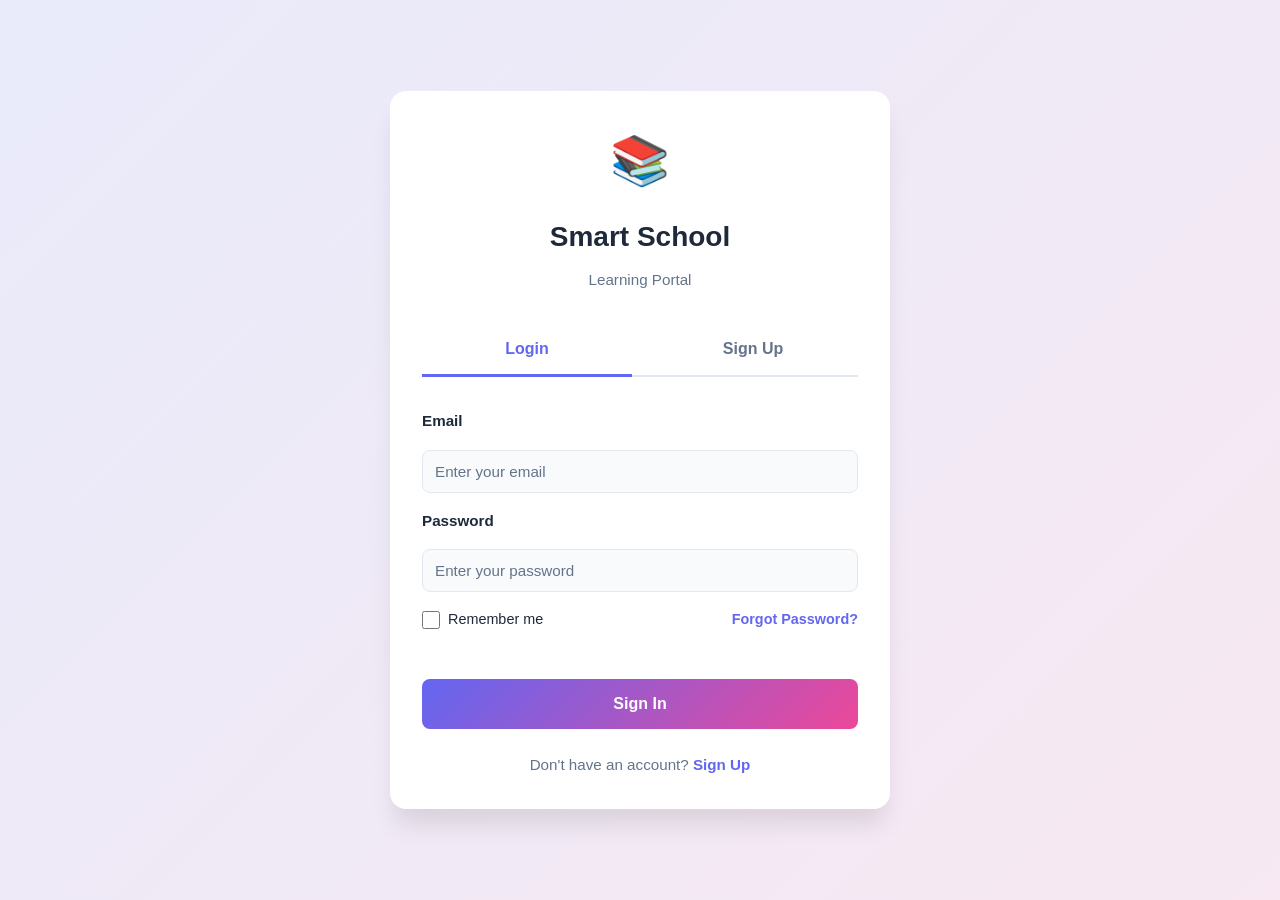
<file: reminder.html>
<!DOCTYPE html>
<html lang="en">
<head>
    <meta charset="UTF-8">
    <meta name="viewport" content="width=device-width, initial-scale=1.0">
    <title>Reminder - BloomED</title>
    
    <link rel="stylesheet" href="css/main.css">
    <link rel="stylesheet" href="css/theme.css">
    <link rel="stylesheet" href="css/animation.css">
    <link rel="stylesheet" href="css/responsive.css">
</head>
<body class="theme-light">
    <!-- Header -->
    <header>
        <div class="header-container">
            <a href="index.html" class="logo-section">
                <div class="logo-icon">📚</div>
                <h1>BloomED</h1>
            </a>
            <div class="header-middle">
                <input type="text" class="search-box" placeholder="Search reminders..." />
            </div>
            <div class="header-actions">
                <button class="action-btn" title="Back">←</button>
            </div>
            <button class="hamburger-menu">
                <span></span>
                <span></span>
                <span></span>
            </button>
        </div>
    </header>

    <!-- Main Content -->
    <main>
        <div class="flex-between mb-4">
            <h1>📋 Reminders</h1>
            <button class="btn btn-primary" id="addReminderBtn">+ Add Reminder</button>
        </div>

        <!-- Filter Tabs -->
        <div class="reminder-filter-tabs">
            <button class="reminder-filter-btn active" data-tab="all">📋 All</button>
            <button class="reminder-filter-btn" data-tab="today">📅 Today</button>
            <button class="reminder-filter-btn" data-tab="upcoming">📌 Upcoming</button>
            <button class="reminder-filter-btn" data-tab="completed">✅ Completed</button>
        </div>

        <!-- Reminders List -->
        <div class="grid-auto" id="remindersList">
            <!-- Reminders will be loaded here -->
        </div>
    </main>

    <!-- Add/Edit Reminder Modal -->
    <div class="modal" id="reminderModal">
        <div class="modal-content">
            <div class="modal-header">
                <h2 class="modal-title" id="modalTitle">Add Reminder</h2>
                <button class="modal-close" id="closeModal">✕</button>
            </div>
            
            <form id="reminderForm">
                <div class="form-group">
                    <label for="title">Title</label>
                    <input type="text" id="title" name="title" placeholder="Reminder title" required>
                </div>

                <div class="form-row">
                    <div class="form-group">
                        <label for="date">Date</label>
                        <input type="date" id="date" name="date" required>
                    </div>
                    <div class="form-group">
                        <label for="time">Time</label>
                        <input type="time" id="time" name="time" required>
                    </div>
                </div>

                <div class="form-group">
                    <label for="category">Category</label>
                    <select id="category" name="category" required>
                        <option value="homework">Homework</option>
                        <option value="exam">Exam</option>
                        <option value="project">Project</option>
                        <option value="sports">Sports</option>
                        <option value="other">Other</option>
                    </select>
                </div>

                <div class="form-group">
                    <label for="description">Description</label>
                    <textarea id="description" name="description" placeholder="Add details..." rows="4"></textarea>
                </div>

                <div class="form-row">
                    <div class="form-group">
                        <label for="priority">Priority</label>
                        <select id="priority" name="priority">
                            <option value="low">Low</option>
                            <option value="medium" selected>Medium</option>
                            <option value="high">High</option>
                        </select>
                    </div>
                    <div class="form-group">
                        <label for="repeat">Repeat</label>
                        <select id="repeat" name="repeat">
                            <option value="none">Never</option>
                            <option value="daily">Daily</option>
                            <option value="weekly">Weekly</option>
                            <option value="monthly">Monthly</option>
                        </select>
                    </div>
                </div>

                <div class="flex-between" style="gap: 1rem; margin-top: 2rem;">
                    <button type="button" class="btn btn-outline" id="cancelBtn">Cancel</button>
                    <button type="submit" class="btn btn-primary">Save Reminder</button>
                </div>
            </form>
        </div>
    </div>

    <!-- Scripts -->
    <script src="js/utils.js"></script>
    <script src="js/validation.js"></script>
    <script src="js/storage.js"></script>
    <script src="js/app.js"></script>
    
    <script>
        let reminders = [];
        let currentTab = 'all';
        let editingId = null;

        function loadReminders() {
            reminders = StorageManager.getReminders();
            renderReminders();
        }

        function renderReminders() {
            const container = document.getElementById('remindersList');
            container.innerHTML = '';

            const filtered = reminders.filter(reminder => {
                if (currentTab === 'today') {
                    return Utils.isToday(reminder.date);
                } else if (currentTab === 'upcoming') {
                    return new Date(reminder.date) > new Date();
                } else if (currentTab === 'completed') {
                    return reminder.completed;
                }
                return true;
            });

            if (filtered.length === 0) {
                container.innerHTML = '<div class="card" style="grid-column: 1/-1; text-align: center;"><p>No reminders found</p></div>';
                return;
            }

            filtered.forEach((reminder, index) => {
                const reminderEl = document.createElement('div');
                reminderEl.className = 'card stagger-item';
                reminderEl.innerHTML = `
                    <div class="flex-between mb-2">
                        <h3>${reminder.title}</h3>
                        <input type="checkbox" ${reminder.completed ? 'checked' : ''} onchange="toggleReminder(${reminder.id})">
                    </div>
                    <p style="color: var(--text-secondary); font-size: 0.9rem;">${reminder.category}</p>
                    <p style="margin-top: 0.5rem;">${reminder.description}</p>
                    <div class="flex-between mt-3">
                        <div>
                            <span class="badge badge-${reminder.priority}">${reminder.priority}</span>
                            <span class="badge badge-info" style="margin-left: 0.5rem;">${Utils.formatDate(reminder.date, 'DD/MM')} ${reminder.time}</span>
                        </div>
                        <div>
                            <button class="btn btn-outline" onclick="editReminder(${reminder.id})" style="padding: 0.5rem 1rem; font-size: 0.85rem;">Edit</button>
                            <button class="btn btn-danger" onclick="deleteReminder(${reminder.id})" style="padding: 0.5rem 1rem; font-size: 0.85rem; margin-left: 0.5rem;">Delete</button>
                        </div>
                    </div>
                `;
                container.appendChild(reminderEl);
            });
        }

        // Add Reminder Button
        document.getElementById('addReminderBtn').addEventListener('click', () => {
            editingId = null;
            document.getElementById('modalTitle').textContent = 'Add Reminder';
            document.getElementById('reminderForm').reset();
            document.getElementById('date').valueAsDate = new Date();
            document.getElementById('reminderModal').classList.add('active');
        });

        // Close Modal
        document.getElementById('closeModal').addEventListener('click', () => {
            document.getElementById('reminderModal').classList.remove('active');
        });

        document.getElementById('cancelBtn').addEventListener('click', () => {
            document.getElementById('reminderModal').classList.remove('active');
        });

        // Form Submit
        document.getElementById('reminderForm').addEventListener('submit', (e) => {
            e.preventDefault();

            const formData = {
                title: document.getElementById('title').value,
                date: document.getElementById('date').value,
                time: document.getElementById('time').value,
                category: document.getElementById('category').value,
                description: document.getElementById('description').value,
                priority: document.getElementById('priority').value,
                repeat: document.getElementById('repeat').value,
                completed: false
            };

            if (editingId) {
                StorageManager.updateReminder(editingId, formData);
                Utils.showNotification('Reminder updated!', 'success');
            } else {
                StorageManager.addReminder(formData);
                Utils.showNotification('Reminder added!', 'success');
            }

            document.getElementById('reminderModal').classList.remove('active');
            loadReminders();
        });

        // Tab switching
        document.querySelectorAll('.reminder-filter-btn').forEach(btn => {
            btn.addEventListener('click', () => {
                document.querySelectorAll('.reminder-filter-btn').forEach(b => b.classList.remove('active'));
                btn.classList.add('active');
                currentTab = btn.getAttribute('data-tab');
                renderReminders();
            });
        });

        // Edit Reminder
        function editReminder(id) {
            const reminder = reminders.find(r => r.id === id);
            if (reminder) {
                editingId = id;
                document.getElementById('modalTitle').textContent = 'Edit Reminder';
                document.getElementById('title').value = reminder.title;
                document.getElementById('date').value = reminder.date;
                document.getElementById('time').value = reminder.time;
                document.getElementById('category').value = reminder.category;
                document.getElementById('description').value = reminder.description;
                document.getElementById('priority').value = reminder.priority;
                document.getElementById('repeat').value = reminder.repeat;
                document.getElementById('reminderModal').classList.add('active');
            }
        }

        // Toggle Reminder Completion
        function toggleReminder(id) {
            const reminder = reminders.find(r => r.id === id);
            if (reminder) {
                reminder.completed = !reminder.completed;
                StorageManager.updateReminder(id, reminder);
                loadReminders();
            }
        }

        // Delete Reminder
        function deleteReminder(id) {
            if (confirm('Delete this reminder?')) {
                StorageManager.deleteReminder(id);
                Utils.showNotification('Reminder deleted!', 'success');
                loadReminders();
            }
        }

        // Initialize
        document.addEventListener('DOMContentLoaded', () => {
            if (!StorageManager.getUser()) {
                window.location.href = 'login.html';
                return;
            }
            loadReminders();
        });
    </script>
</body>
</html>
</file>
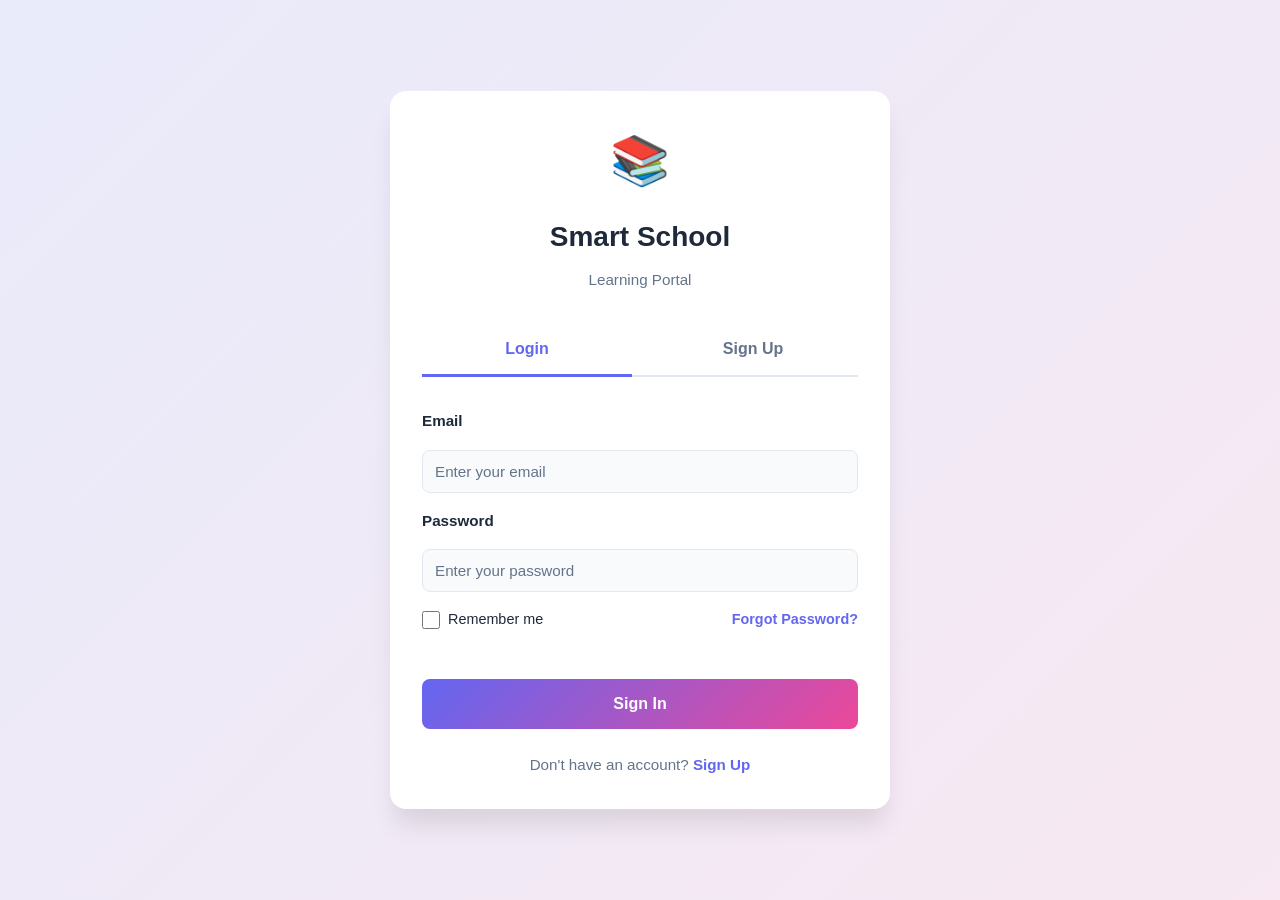
<file: settings.html>
<!DOCTYPE html>
<html lang="en">
<head>
    <meta charset="UTF-8">
    <meta name="viewport" content="width=device-width, initial-scale=1.0">
    <title>Settings - BloomED</title>
    
    <link rel="stylesheet" href="css/main.css">
    <link rel="stylesheet" href="css/theme.css">
    <link rel="stylesheet" href="css/animation.css">
    <link rel="stylesheet" href="css/responsive.css">
</head>
<body class="theme-light">
    <!-- Header -->
    <header>
        <div class="header-container">
            <a href="index.html" class="logo-section">
                <div class="logo-icon">📚</div>
                <h1>BloomED</h1>
            </a>
            <div class="header-actions">
                <button class="action-btn" title="Back">←</button>
            </div>
            <button class="hamburger-menu">
                <span></span>
                <span></span>
                <span></span>
            </button>
        </div>
    </header>

    <!-- Main Content -->
    <main>
        <h1 class="mb-4">⚙️ Settings</h1>

        <!-- Settings Categories -->
        <div class="grid-2">
            <!-- Theme Settings -->
            <div class="card mb-4">
                <h2 class="card-title">🎨 Theme</h2>
                <div class="form-group">
                    <label for="themeSelect">Select Theme</label>
                    <select id="themeSelect" class="selector" style="width: 100%;">
                        <option value="light">Light</option>
                        <option value="dark">Dark</option>
                        <option value="school">School Blue</option>
                        <option value="nature">Nature Green</option>
                        <option value="space">Space Blue</option>
                        <option value="cartoon">Cartoon</option>
                        <option value="rainbow">Rainbow</option>
                    </select>
                </div>
                <p style="color: var(--text-secondary); font-size: 0.9rem; margin-top: 1rem;">Choose your favorite theme for a personalized experience</p>
            </div>

            <!-- Language Settings -->
            <div class="card mb-4">
                <h2 class="card-title">🌐 Language</h2>
                <div class="form-group">
                    <label for="languageSelect">Select Language</label>
                    <select id="languageSelect" class="selector" style="width: 100%;">
                        <option value="english">English</option>
                        <option value="tamil">Tamil தமிழ்</option>
                        <option value="french">Français</option>
                        <option value="hindi">हिंदी</option>
                    </select>
                </div>
                <p style="color: var(--text-secondary); font-size: 0.9rem; margin-top: 1rem;">Choose your preferred language</p>
            </div>

            <!-- Animation Settings -->
            <div class="card mb-4">
                <h2 class="card-title">✨ Animations</h2>
                <label class="checkbox-item">
                    <input type="checkbox" id="animationsToggle" checked>
                    <span>Enable Animations</span>
                </label>
                <p style="color: var(--text-secondary); font-size: 0.9rem; margin-top: 1rem;">Smooth transitions and animations</p>
            </div>

            <!-- Sound Settings -->
            <div class="card mb-4">
                <h2 class="card-title">🔊 Sound</h2>
                <label class="checkbox-item">
                    <input type="checkbox" id="soundToggle" checked>
                    <span>Enable Sound Effects</span>
                </label>
                <p style="color: var(--text-secondary); font-size: 0.9rem; margin-top: 1rem;">Game sounds and notifications</p>
            </div>

            <!-- Font Size -->
            <div class="card mb-4">
                <h2 class="card-title">🔤 Font Size</h2>
                <div class="form-group">
                    <label>Text Size</label>
                    <input type="range" id="fontSizeSlider" min="12" max="20" value="16" style="width: 100%; margin-top: 0.5rem;">
                    <p style="color: var(--text-secondary); font-size: 0.9rem; margin-top: 0.5rem;">Current size: <span id="fontSizeValue">16</span>px</p>
                </div>
            </div>

            <!-- Notifications -->
            <div class="card mb-4">
                <h2 class="card-title">🔔 Notifications</h2>
                <label class="checkbox-item">
                    <input type="checkbox" id="notificationToggle" checked>
                    <span>Enable Notifications</span>
                </label>
                <p style="color: var(--text-secondary); font-size: 0.9rem; margin-top: 1rem;">Reminders and game alerts</p>
            </div>
        </div>

        <!-- Data Management -->
        <div class="card mb-4">
            <h2 class="card-title">💾 Data & Backup</h2>
            <div class="grid-2" style="gap: 1rem; margin-top: 1rem;">
                <button class="btn btn-primary" id="backupBtn">📥 Backup Data</button>
                <button class="btn btn-outline" id="restoreBtn">📤 Restore Data</button>
                <button class="btn btn-outline" id="resetBtn">🔄 Reset All</button>
                <button class="btn btn-primary" id="statsBtn">📊 View Statistics</button>
            </div>
            <p style="color: var(--text-secondary); font-size: 0.9rem; margin-top: 1rem;">Backup your progress or restore from a previous backup</p>
            <input type="file" id="restoreFile" style="display: none;" accept=".json">
        </div>

        <!-- About & Help -->
        <div class="grid-2">
            <div class="card">
                <h2 class="card-title">ℹ️ About</h2>
                <p>BloomED v1.0</p>
                <p style="color: var(--text-secondary); font-size: 0.9rem; margin-top: 1rem;">A comprehensive learning management system for students</p>
                <div style="margin-top: 1rem;">
                    <p style="color: var(--text-secondary); font-size: 0.85rem;">© 2024 Smart School. All rights reserved.</p>
                </div>
            </div>

            <div class="card">
                <h2 class="card-title">📚 Help & Support</h2>
                <button class="btn btn-outline" onclick="openHelp()" style="width: 100%; margin-bottom: 0.5rem;">❓ FAQ</button>
                <button class="btn btn-outline" onclick="sendFeedback()" style="width: 100%; margin-bottom: 0.5rem;">💬 Feedback</button>
                <button class="btn btn-outline" onclick="reportBug()" style="width: 100%;">🐛 Report Bug</button>
            </div>
        </div>

        <!-- Logout -->
        <div class="card text-center mt-4">
            <button class="btn btn-danger" id="logoutBtn" style="width: 100%; max-width: 300px;">🚪 Logout</button>
        </div>
    </main>

    <!-- Scripts -->
    <script src="js/utils.js"></script>
    <script src="js/storage.js"></script>
    <script src="js/app.js"></script>
    
    <script>
        // Load current settings
        function loadSettings() {
            const theme = StorageManager.getTheme();
            const language = StorageManager.getLanguage();
            const settings = StorageManager.getSettings();

            document.getElementById('themeSelect').value = theme;
            document.getElementById('languageSelect').value = language;
            document.getElementById('animationsToggle').checked = settings.animationsEnabled !== false;
            document.getElementById('soundToggle').checked = settings.soundEnabled !== false;
            document.getElementById('notificationToggle').checked = settings.notificationsEnabled !== false;
            document.getElementById('fontSizeSlider').value = settings.fontSize || 16;
            document.getElementById('fontSizeValue').textContent = settings.fontSize || 16;
        }

        // Theme change
        document.getElementById('themeSelect').addEventListener('change', (e) => {
            if (window.portal) {
                window.portal.applyTheme(e.target.value);
            }
        });

        // Language change
        document.getElementById('languageSelect').addEventListener('change', (e) => {
            if (window.portal) {
                window.portal.applyLanguage(e.target.value);
            }
        });

        // Font size change
        document.getElementById('fontSizeSlider').addEventListener('input', (e) => {
            const size = e.target.value;
            document.getElementById('fontSizeValue').textContent = size;
            document.documentElement.style.fontSize = size + 'px';
            
            let settings = StorageManager.getSettings();
            settings.fontSize = size;
            StorageManager.setSettings(settings);
        });

        // Animations toggle
        document.getElementById('animationsToggle').addEventListener('change', (e) => {
            let settings = StorageManager.getSettings();
            settings.animationsEnabled = e.target.checked;
            StorageManager.setSettings(settings);
            
            if (!e.target.checked) {
                document.body.classList.add('animations-disabled');
            } else {
                document.body.classList.remove('animations-disabled');
            }
        });

        // Sound toggle
        document.getElementById('soundToggle').addEventListener('change', (e) => {
            let settings = StorageManager.getSettings();
            settings.soundEnabled = e.target.checked;
            StorageManager.setSettings(settings);
        });

        // Notification toggle
        document.getElementById('notificationToggle').addEventListener('change', (e) => {
            let settings = StorageManager.getSettings();
            settings.notificationsEnabled = e.target.checked;
            StorageManager.setSettings(settings);
        });

        // Backup
        document.getElementById('backupBtn').addEventListener('click', () => {
            StorageManager.exportData();
            Utils.showNotification('Backup downloaded!', 'success');
        });

        // Restore
        document.getElementById('restoreBtn').addEventListener('click', () => {
            document.getElementById('restoreFile').click();
        });

        document.getElementById('restoreFile').addEventListener('change', (e) => {
            const file = e.target.files[0];
            if (file) {
                StorageManager.importData(file).then(() => {
                    Utils.showNotification('Data restored successfully!', 'success');
                    setTimeout(() => location.reload(), 1000);
                }).catch(err => {
                    Utils.showNotification('Error restoring data', 'danger');
                });
            }
        });

        // Reset All
        document.getElementById('resetBtn').addEventListener('click', () => {
            if (confirm('Are you sure? This will delete all your data!')) {
                if (confirm('This action cannot be undone!')) {
                    StorageManager.clearAll();
                    Utils.showNotification('All data cleared!', 'success');
                    setTimeout(() => {
                        window.location.href = 'login.html';
                    }, 1000);
                }
            }
        });

        // Statistics
        document.getElementById('statsBtn').addEventListener('click', () => {
            const user = StorageManager.getUser();
            const scores = StorageManager.getQuizScores();
            const achievements = StorageManager.getAchievements();
            const reminders = StorageManager.getReminders();
            const gallery = StorageManager.getGalleryImages();

            const statsMessage = `
📊 Your Statistics:

👤 Account: ${user?.email || 'Unknown'}
📝 Quizzes Completed: ${scores.length}
🏆 Achievements: ${achievements.length}
⏰ Reminders: ${reminders.length}
🖼️ Gallery Photos: ${gallery.length}
⭐ Average Score: ${scores.length > 0 ? Math.round(scores.reduce((a, b) => a + b.percentage, 0) / scores.length) : 0}%
            `;

            alert(statsMessage);
        });

        // Help
        function openHelp() {
            alert('Help & FAQ\n\n1. How do I take photos?\nGo to Camera and click Capture\n\n2. How do I add reminders?\nClick Reminder and Add new reminder\n\n3. How do I reset my password?\nContact support via Feedback');
        }

        function sendFeedback() {
            const feedback = prompt('Send us your feedback:');
            if (feedback) {
                Utils.showNotification('Thank you for your feedback!', 'success');
            }
        }

        function reportBug() {
            const bug = prompt('Describe the bug:');
            if (bug) {
                Utils.showNotification('Bug report sent! Thank you!', 'success');
            }
        }

        // Logout
        document.getElementById('logoutBtn').addEventListener('click', () => {
            if (confirm('Are you sure you want to logout?')) {
                StorageManager.removeUser();
                window.location.href = 'login.html';
            }
        });

        // Initialize
        document.addEventListener('DOMContentLoaded', () => {
            if (!StorageManager.getUser()) {
                window.location.href = 'login.html';
                return;
            }
            loadSettings();
        });
    </script>
</body>
</html>
</file>
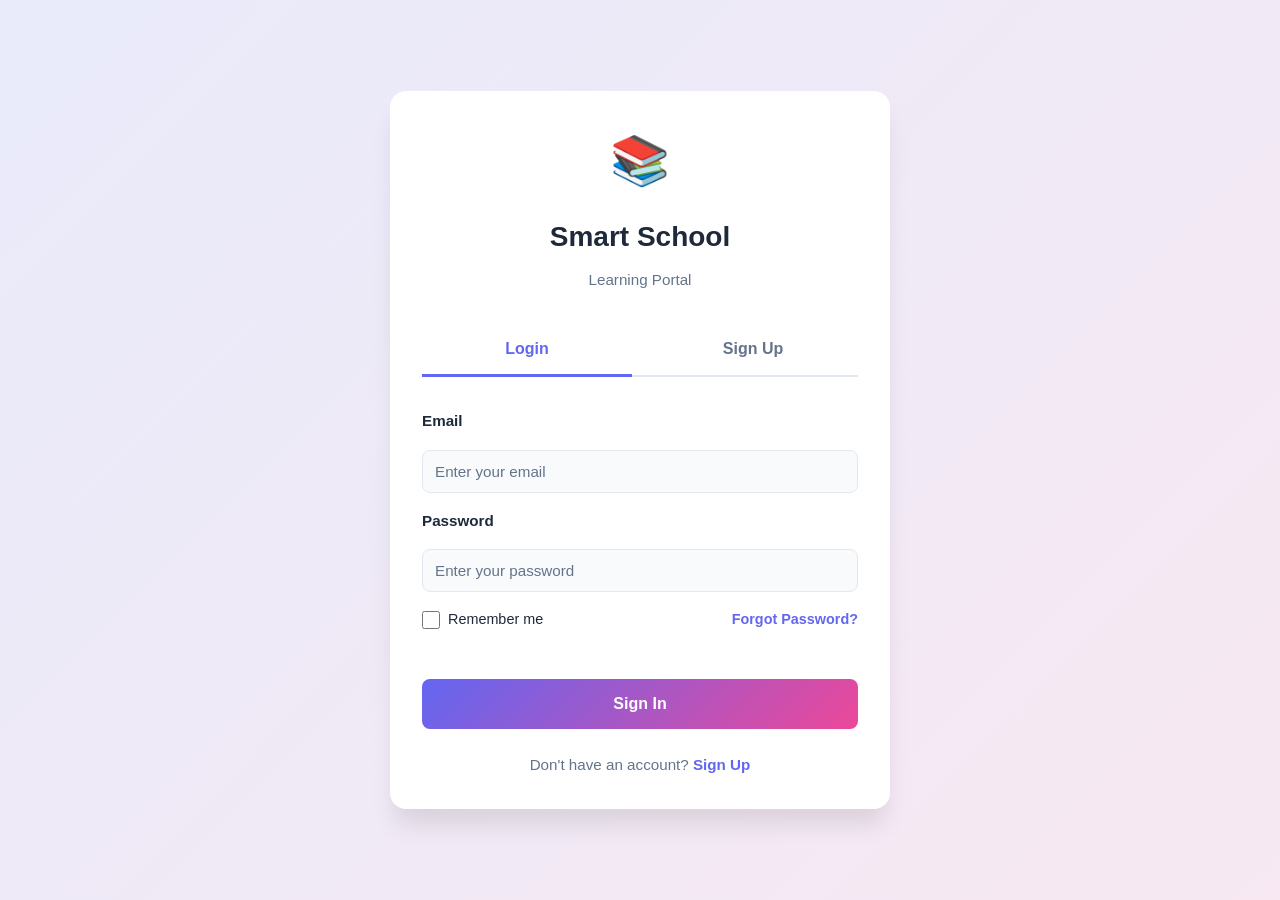
<file: subjects.html>
<!DOCTYPE html>
<html lang="en">
<head>
    <meta charset="UTF-8">
    <meta name="viewport" content="width=device-width, initial-scale=1.0">
    <title>Subjects - BloomED</title>
    
    <link rel="stylesheet" href="css/main.css">
    <link rel="stylesheet" href="css/theme.css">
    <link rel="stylesheet" href="css/animation.css">
    <link rel="stylesheet" href="css/responsive.css">
</head>
<body class="theme-light">
    <!-- Header -->
    <header>
        <div class="header-container">
            <a href="index.html" class="logo-section">
                <div class="logo-icon">📚</div>
                <h1>BloomED</h1>
            </a>
            <div class="header-actions">
                <button class="action-btn" title="Back">←</button>
            </div>
            <button class="hamburger-menu">
                <span></span>
                <span></span>
                <span></span>
            </button>
        </div>
    </header>

    <!-- Main Content -->
    <main>
        <h1 class="mb-4">📖 Subjects</h1>

        <!-- Filter Options -->
        <div style="margin-bottom: 2rem; display: flex; gap: 1rem; flex-wrap: wrap;">
            <button class="btn btn-primary" onclick="filterSubjects('all')">All</button>
            <button class="btn btn-outline" onclick="filterSubjects('favorites')">⭐ Favorites</button>
            <button class="btn btn-outline" onclick="filterSubjects('recent')">⏰ Recently Viewed</button>
        </div>

        <!-- Subjects Grid -->
        <div id="subjectsGrid" class="grid-auto">
            <!-- Dynamically populated -->
        </div>
    </main>

    <!-- Subject Detail Modal -->
    <div id="subjectModal" style="display: none; position: fixed; top: 0; left: 0; width: 100%; height: 100%; background: rgba(0,0,0,0.5); z-index: 1000; overflow-y: auto;">
        <div style="background: white; margin: 2rem auto; max-width: 600px; border-radius: 1rem; overflow: hidden; animation: slideInUp 0.3s ease;">
            <div style="padding: 2rem; background: var(--primary-color); color: white; display: flex; justify-content: space-between; align-items: center;">
                <h2 id="modalTitle">Subject</h2>
                <button onclick="closeModal()" style="background: none; border: none; color: white; font-size: 1.5rem; cursor: pointer;">✕</button>
            </div>

            <div style="padding: 2rem;">
                <div id="modalContent">
                    <!-- Dynamically populated -->
                </div>

                <div style="margin-top: 2rem; display: grid; grid-template-columns: 1fr 1fr; gap: 1rem;">
                    <button class="btn btn-primary" onclick="startLesson()">📝 Start Lesson</button>
                    <button class="btn btn-primary" onclick="practiceQuiz()">🎮 Practice Quiz</button>
                </div>

                <div style="margin-top: 1rem; text-align: center;">
                    <button id="favoriteBtn" class="btn btn-outline" onclick="toggleFavorite()" style="width: 100%;">⭐ Add to Favorites</button>
                </div>
            </div>
        </div>
    </div>

    <!-- Scripts -->
    <script src="js/utils.js"></script>
    <script src="js/storage.js"></script>
    <script src="js/app.js"></script>
    
    <script>
        const subjects = [
            {
                id: 1,
                name: 'Mathematics',
                icon: '📐',
                color: '#FF6B6B',
                description: 'Algebra, Geometry, Calculus, Statistics',
                progress: 65,
                lessons: 24,
                quizzes: 8,
                topics: ['Numbers', 'Geometry', 'Algebra', 'Trigonometry']
            },
            {
                id: 2,
                name: 'Science',
                icon: '🔬',
                color: '#4ECDC4',
                description: 'Physics, Chemistry, Biology',
                progress: 58,
                lessons: 32,
                quizzes: 10,
                topics: ['Physics', 'Chemistry', 'Biology', 'Astronomy']
            },
            {
                id: 3,
                name: 'English',
                icon: '📝',
                color: '#45B7D1',
                description: 'Literature, Grammar, Writing',
                progress: 72,
                lessons: 28,
                quizzes: 9,
                topics: ['Grammar', 'Literature', 'Writing', 'Reading']
            },
            {
                id: 4,
                name: 'History',
                icon: '🏛️',
                color: '#96CEB4',
                description: 'World History, Ancient Civilizations',
                progress: 45,
                lessons: 20,
                quizzes: 6,
                topics: ['Ancient Egypt', 'Rome', 'Medieval Era', 'Modern History']
            },
            {
                id: 5,
                name: 'Geography',
                icon: '🌍',
                color: '#FFEAA7',
                description: 'Countries, Capitals, Landmarks',
                progress: 61,
                lessons: 18,
                quizzes: 7,
                topics: ['Maps', 'Continents', 'Capitals', 'Landmarks']
            },
            {
                id: 6,
                name: 'Computer Science',
                icon: '💻',
                color: '#DDA15E',
                description: 'Programming, Web Development',
                progress: 78,
                lessons: 26,
                quizzes: 11,
                topics: ['Python', 'JavaScript', 'Web Dev', 'Algorithms']
            },
            {
                id: 7,
                name: 'Hindi',
                icon: '📖',
                color: '#BC6C25',
                description: 'Grammar, Literature, Writing (हिंदी)',
                progress: 55,
                lessons: 22,
                quizzes: 8,
                topics: ['Grammar', 'Literature', 'Writing', 'Poetry']
            },
            {
                id: 8,
                name: 'Tamil',
                icon: '📚',
                color: '#A23B72',
                description: 'Grammar, Literature (தமிழ்)',
                progress: 48,
                lessons: 20,
                quizzes: 7,
                topics: ['Grammar', 'Literature', 'Poetry', 'Writing']
            },
            {
                id: 9,
                name: 'French',
                icon: '🇫🇷',
                color: '#F18F01',
                description: 'Français - Grammar and Culture',
                progress: 40,
                lessons: 16,
                quizzes: 5,
                topics: ['Grammar', 'Vocabulary', 'Culture', 'Conversation']
            },
            {
                id: 10,
                name: 'Physical Education',
                icon: '⚽',
                color: '#2A9D8F',
                description: 'Sports, Fitness, Health',
                progress: 85,
                lessons: 14,
                quizzes: 4,
                topics: ['Sports', 'Fitness', 'Nutrition', 'Health']
            },
            {
                id: 11,
                name: 'Art & Design',
                icon: '🎨',
                color: '#E76F51',
                description: 'Drawing, Painting, Design',
                progress: 70,
                lessons: 15,
                quizzes: 5,
                topics: ['Drawing', 'Color Theory', 'Design', 'History of Art']
            },
            {
                id: 12,
                name: 'Music',
                icon: '🎵',
                color: '#F4A261',
                description: 'Music Theory, Instruments',
                progress: 52,
                lessons: 12,
                quizzes: 4,
                topics: ['Theory', 'Instruments', 'Composition', 'History']
            }
        ];

        let favorites = JSON.parse(localStorage.getItem('portal_favorites')) || [];
        let currentSubject = null;
        let currentFilter = 'all';

        function renderSubjects(filter = 'all') {
            const grid = document.getElementById('subjectsGrid');
            grid.innerHTML = '';

            let filtered = subjects;
            if (filter === 'favorites') {
                filtered = subjects.filter(s => favorites.includes(s.id));
            }

            filtered.forEach(subject => {
                const card = document.createElement('div');
                card.className = 'card hover-lift';
                card.style.cursor = 'pointer';
                card.style.position = 'relative';
                card.onclick = () => openSubjectModal(subject);

                const favoriteBtn = document.createElement('button');
                favoriteBtn.style.cssText = 'position: absolute; top: 1rem; right: 1rem; background: none; border: none; font-size: 1.5rem; cursor: pointer; z-index: 10;';
                favoriteBtn.textContent = favorites.includes(subject.id) ? '⭐' : '☆';
                favoriteBtn.onclick = (e) => {
                    e.stopPropagation();
                    toggleSubjectFavorite(subject.id);
                    renderSubjects(currentFilter);
                };

                card.appendChild(favoriteBtn);

                const content = document.createElement('div');
                content.innerHTML = `
                    <div style="text-align: center; margin-bottom: 1rem;">
                        <div style="font-size: 3rem; margin-bottom: 0.5rem;">${subject.icon}</div>
                        <h3 style="color: ${subject.color}; margin: 0.5rem 0;">${subject.name}</h3>
                        <p style="color: var(--text-secondary); margin: 0.5rem 0; font-size: 0.9rem;">${subject.description}</p>
                    </div>

                    <div style="margin: 1.5rem 0;">
                        <div style="display: flex; justify-content: space-between; margin-bottom: 0.5rem; font-size: 0.9rem;">
                            <span>Progress</span>
                            <span style="font-weight: bold;">${subject.progress}%</span>
                        </div>
                        <div style="background: var(--bg-secondary); height: 0.5rem; border-radius: 0.25rem; overflow: hidden;">
                            <div style="background: ${subject.color}; height: 100%; width: ${subject.progress}%; transition: width 0.3s ease;"></div>
                        </div>
                    </div>

                    <div style="display: grid; grid-template-columns: 1fr 1fr; gap: 0.5rem; margin-top: 1rem; text-align: center; font-size: 0.9rem;">
                        <div style="background: var(--bg-secondary); padding: 0.5rem; border-radius: 0.5rem;">
                            <div style="color: var(--text-secondary);">📝 Lessons</div>
                            <div style="font-weight: bold;">${subject.lessons}</div>
                        </div>
                        <div style="background: var(--bg-secondary); padding: 0.5rem; border-radius: 0.5rem;">
                            <div style="color: var(--text-secondary);">🎮 Quizzes</div>
                            <div style="font-weight: bold;">${subject.quizzes}</div>
                        </div>
                    </div>
                `;

                card.appendChild(content);
                grid.appendChild(card);
            });
        }

        function openSubjectModal(subject) {
            currentSubject = subject;
            document.getElementById('modalTitle').textContent = subject.name;
            document.getElementById('subjectModal').style.display = 'flex';
            document.getElementById('subjectModal').style.alignItems = 'center';
            document.getElementById('subjectModal').style.justifyContent = 'center';

            const content = document.getElementById('modalContent');
            content.innerHTML = `
                <div style="text-align: center; margin-bottom: 1.5rem;">
                    <div style="font-size: 4rem; margin-bottom: 1rem;">${subject.icon}</div>
                    <h2 style="color: ${subject.color}; margin: 0.5rem 0;">${subject.name}</h2>
                    <p style="color: var(--text-secondary);">${subject.description}</p>
                </div>

                <div style="background: var(--bg-secondary); padding: 1rem; border-radius: 0.5rem; margin-bottom: 1rem;">
                    <div style="display: flex; justify-content: space-around; text-align: center;">
                        <div>
                            <div style="font-size: 1.5rem; font-weight: bold; color: ${subject.color};">${subject.progress}%</div>
                            <div style="color: var(--text-secondary); font-size: 0.9rem;">Progress</div>
                        </div>
                        <div>
                            <div style="font-size: 1.5rem; font-weight: bold; color: ${subject.color};">${subject.lessons}</div>
                            <div style="color: var(--text-secondary); font-size: 0.9rem;">Lessons</div>
                        </div>
                        <div>
                            <div style="font-size: 1.5rem; font-weight: bold; color: ${subject.color};">${subject.quizzes}</div>
                            <div style="color: var(--text-secondary); font-size: 0.9rem;">Quizzes</div>
                        </div>
                    </div>
                </div>

                <div style="margin-bottom: 1rem;">
                    <h4 style="margin-bottom: 0.5rem;">📚 Topics:</h4>
                    <div style="display: flex; flex-wrap: wrap; gap: 0.5rem;">
                        ${subject.topics.map(topic => `<span style="background: var(--primary-color); color: white; padding: 0.3rem 0.8rem; border-radius: 1rem; font-size: 0.85rem;">${topic}</span>`).join('')}
                    </div>
                </div>
            `;

            const favBtn = document.getElementById('favoriteBtn');
            if (favorites.includes(subject.id)) {
                favBtn.textContent = '⭐ Remove from Favorites';
            } else {
                favBtn.textContent = '⭐ Add to Favorites';
            }
        }

        function closeModal() {
            document.getElementById('subjectModal').style.display = 'none';
            currentSubject = null;
        }

        function toggleSubjectFavorite(subjectId) {
            if (favorites.includes(subjectId)) {
                favorites = favorites.filter(id => id !== subjectId);
            } else {
                favorites.push(subjectId);
            }
            localStorage.setItem('portal_favorites', JSON.stringify(favorites));
        }

        function toggleFavorite() {
            if (currentSubject) {
                toggleSubjectFavorite(currentSubject.id);
                openSubjectModal(currentSubject);
                Utils.showNotification('Favorite updated!', 'success');
            }
        }

        function filterSubjects(filter) {
            currentFilter = filter;
            renderSubjects(filter);

            // Update button styles
            document.querySelectorAll('[onclick^="filterSubjects"]').forEach(btn => {
                btn.classList.remove('btn-primary');
                btn.classList.add('btn-outline');
            });
            event.target.classList.remove('btn-outline');
            event.target.classList.add('btn-primary');
        }

        function startLesson() {
            if (currentSubject) {
                Utils.showNotification(`Starting ${currentSubject.name} lesson...`, 'info');
                closeModal();
                setTimeout(() => {
                    alert(`Welcome to ${currentSubject.name}!\n\nLesson 1: ${currentSubject.topics[0]}\n\nThis would be the lesson content.`);
                }, 500);
            }
        }

        function practiceQuiz() {
            if (currentSubject) {
                Utils.showNotification(`Starting ${currentSubject.name} quiz...`, 'info');
                closeModal();
                // Could redirect to quiz.html with category parameter
                setTimeout(() => {
                    window.location.href = 'quiz.html?subject=' + currentSubject.name;
                }, 500);
            }
        }

        // Close modal when clicking outside
        document.getElementById('subjectModal').addEventListener('click', (e) => {
            if (e.target.id === 'subjectModal') {
                closeModal();
            }
        });

        // Initialize
        document.addEventListener('DOMContentLoaded', () => {
            if (!StorageManager.getUser()) {
                window.location.href = 'login.html';
                return;
            }
            renderSubjects();
        });
    </script>
</body>
</html>
</file>
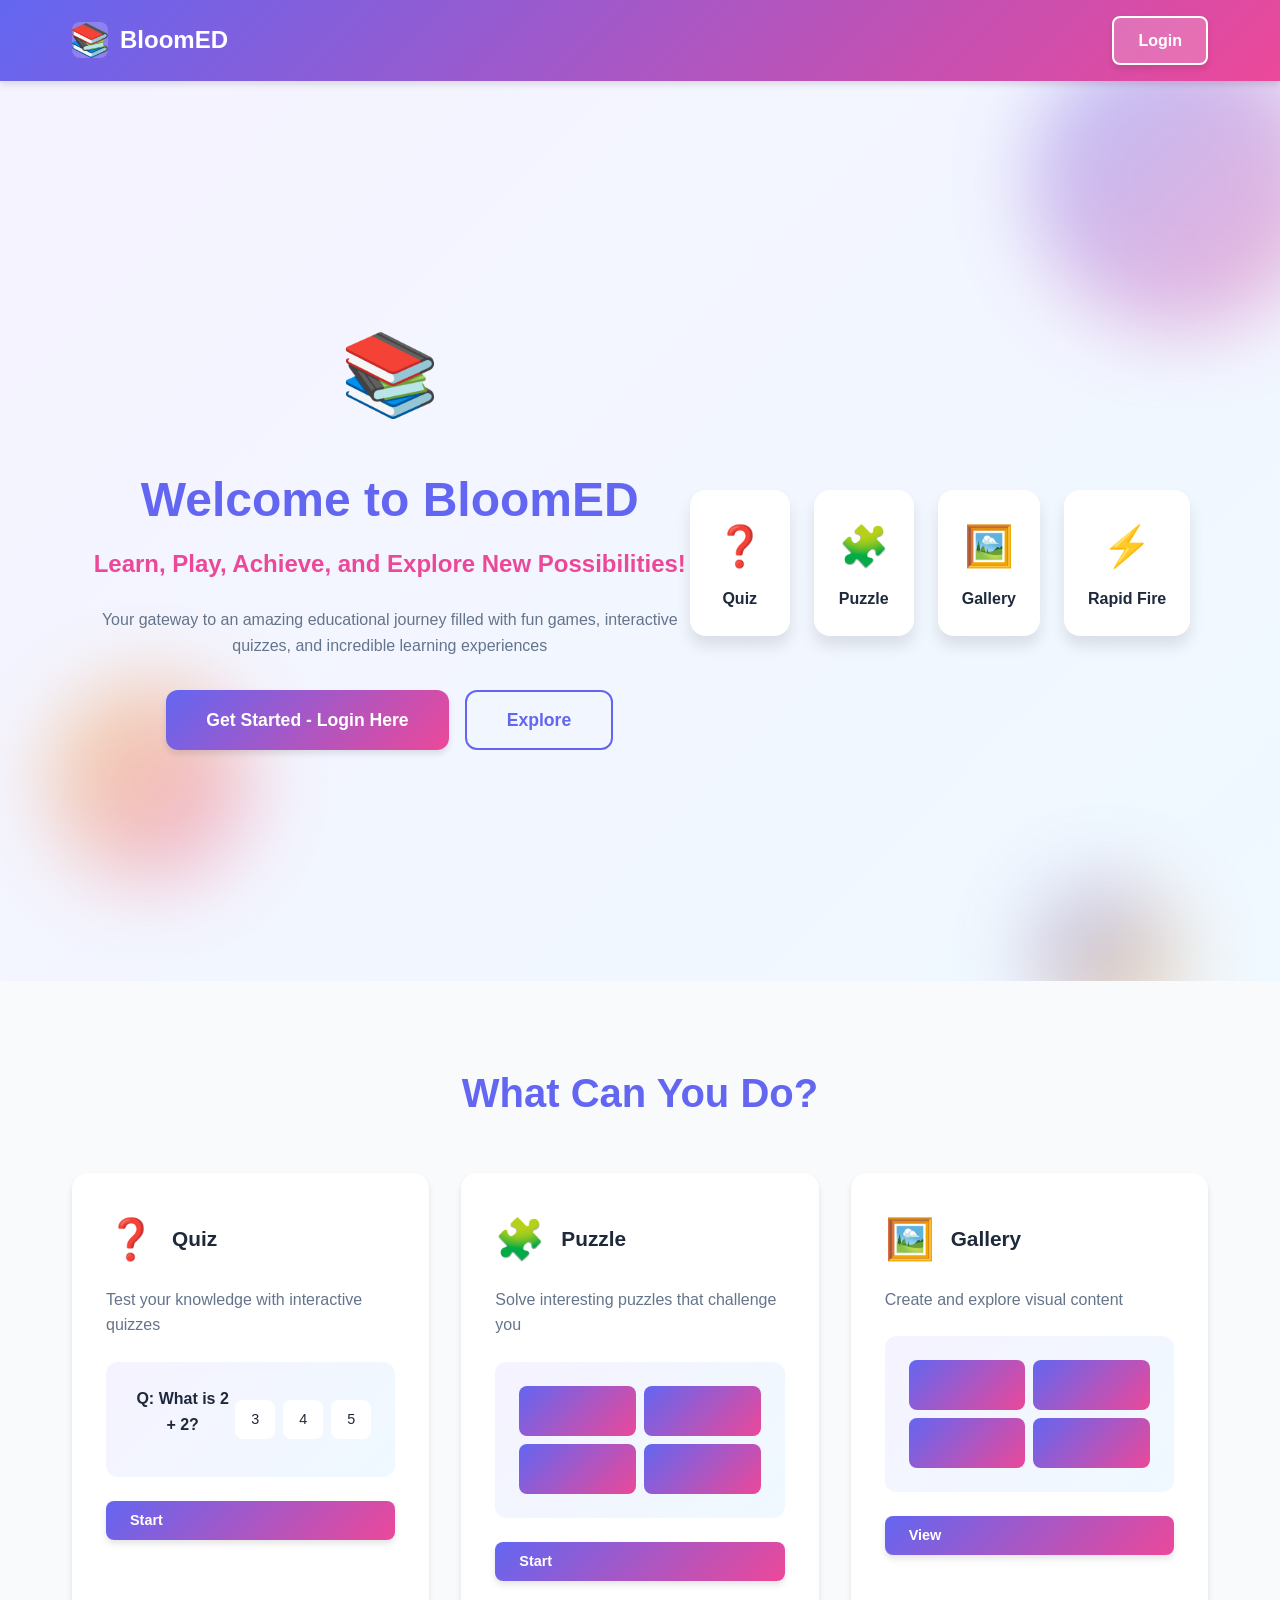
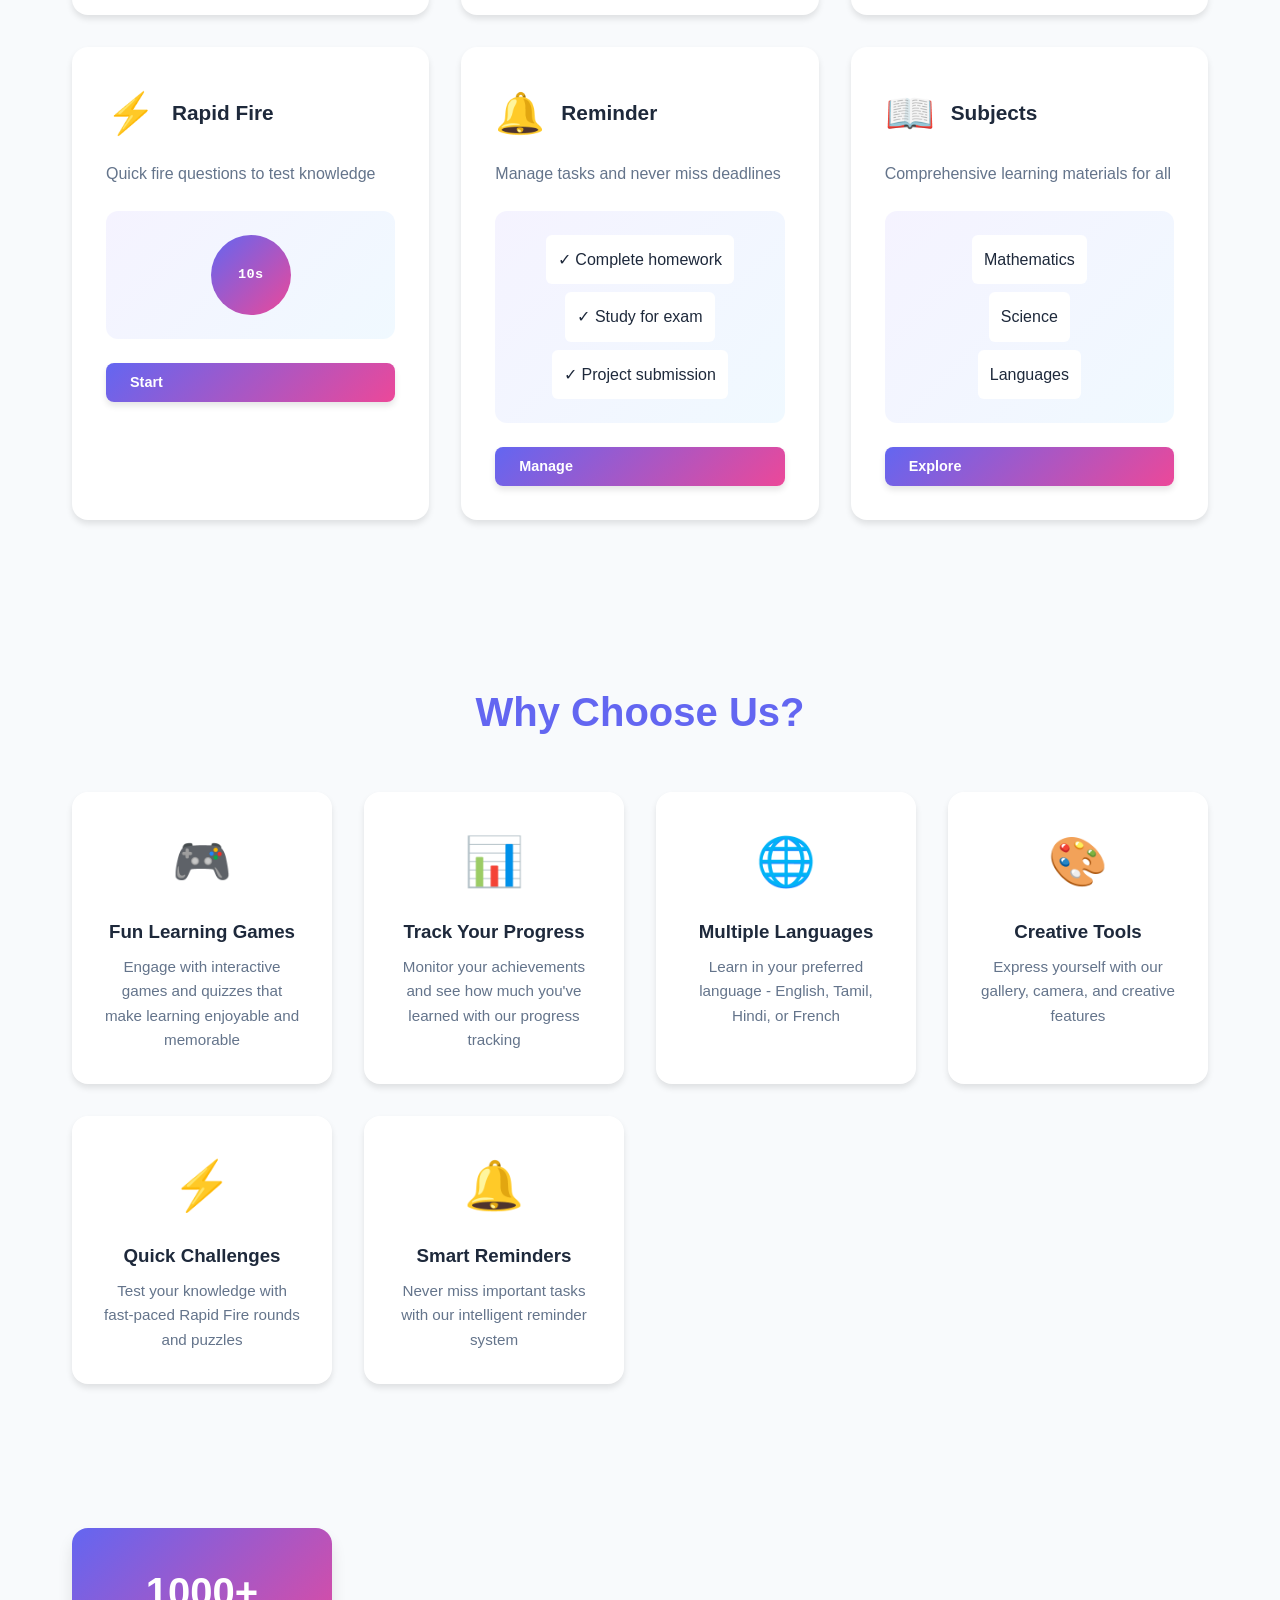
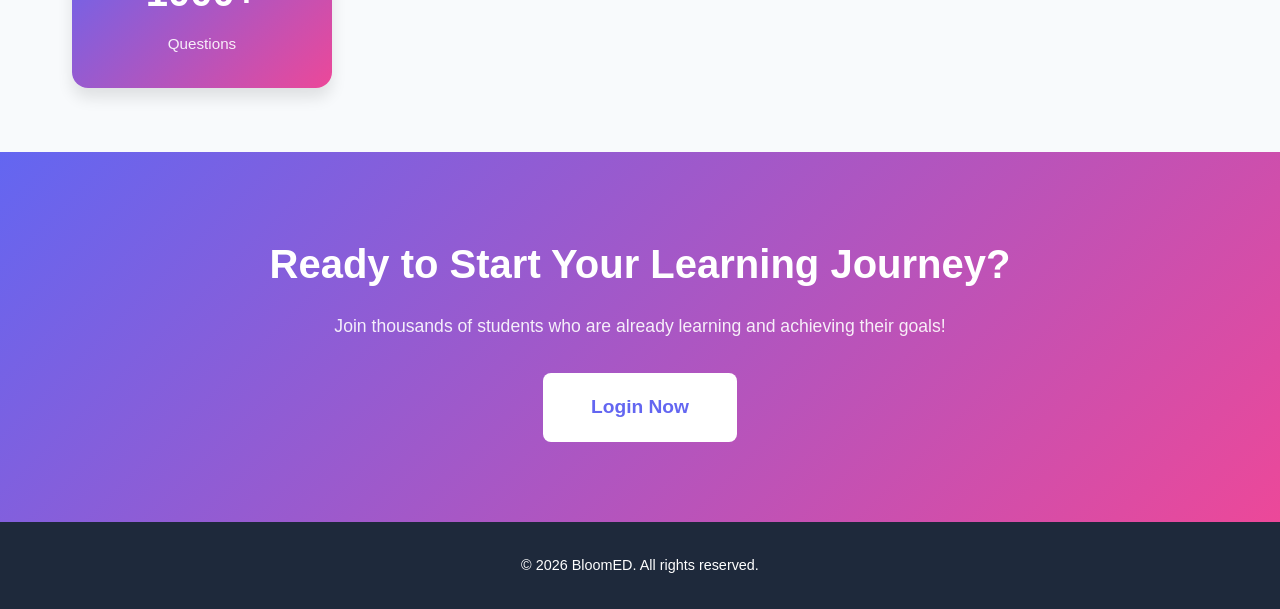
<file: welcome.html>
<!DOCTYPE html>
<html lang="en">
<head>
    <meta charset="UTF-8">
    <meta name="viewport" content="width=device-width, initial-scale=1.0">
    <title>Welcome - BloomED</title>
    
    <!-- CSS Files -->
    <link rel="stylesheet" href="css/main.css">
    <link rel="stylesheet" href="css/theme.css">
    <link rel="stylesheet" href="css/animation.css">
    <link rel="stylesheet" href="css/responsive.css">
</head>
<body class="theme-light">
    <!-- Navigation Bar -->
    <header class="welcome-header">
        <div class="header-container">
            <a href="welcome.html" class="logo-section">
                <div class="logo-icon">📚</div>
                <h1 data-i18n="header.schoolName">BloomED</h1>
            </a>
            <a href="login.html" class="btn btn-primary" id="topLoginBtn" data-i18n="header.login">Login</a>
        </div>
    </header>

    <!-- Hero Section with Interactive Animation -->
    <section class="welcome-hero">
        <div class="hero-background">
            <div class="floating-blob blob-1"></div>
            <div class="floating-blob blob-2"></div>
            <div class="floating-blob blob-3"></div>
        </div>

        <div class="hero-content">
            <div class="hero-emoji-large animate-bounce">📚</div>
            <h1 class="hero-title" data-i18n="welcome.mainTitle">Welcome to BloomED</h1>
            <p class="hero-subtitle" data-i18n="welcome.subtitle">Learn, Play, Achieve, and Explore New Possibilities!</p>
            <p class="hero-description" data-i18n="welcome.description">Your gateway to an amazing educational journey filled with fun games, interactive quizzes, and incredible learning experiences</p>
            
            <div class="hero-buttons">
                <a href="login.html" class="btn btn-primary btn-lg" data-i18n="welcome.getStarted">Get Started - Login Here</a>
                <button class="btn btn-outline btn-lg scroll-btn" id="scrollBtn" data-i18n="common.explore">Explore Features</button>
            </div>
        </div>

        <div class="hero-preview">
            <div class="preview-card preview-quiz animate-float">
                <div class="preview-icon">❓</div>
                <p data-i18n="cards.quiz">Quiz</p>
            </div>
            <div class="preview-card preview-puzzle animate-float">
                <div class="preview-icon">🧩</div>
                <p data-i18n="cards.puzzle">Puzzle</p>
            </div>
            <div class="preview-card preview-gallery animate-float">
                <div class="preview-icon">🖼️</div>
                <p data-i18n="cards.gallery">Gallery</p>
            </div>
            <div class="preview-card preview-rapid animate-float">
                <div class="preview-icon">⚡</div>
                <p data-i18n="cards.rapidFire">Rapid Fire</p>
            </div>
        </div>
    </section>

    <!-- Feature Glimpses Section -->
    <section class="feature-glimpses">
        <h2 class="section-title" data-i18n="welcome.whatCanYouDo">What Can You Do?</h2>
        
        <div class="glimpses-container">
            <!-- Quiz Glimpse -->
            <div class="glimpse-card glimpse-quiz">
                <div class="glimpse-header">
                    <div class="glimpse-icon">❓</div>
                    <h3 data-i18n="cards.quiz">Quiz</h3>
                </div>
                <p>Test your knowledge with interactive quizzes</p>
                <div class="glimpse-preview">
                    <div class="quiz-question">Q: What is 2 + 2?</div>
                    <div class="quiz-options">
                        <div class="option">3</div>
                        <div class="option">4</div>
                        <div class="option">5</div>
                    </div>
                </div>
                <a href="login.html" class="btn btn-sm btn-primary" data-i18n="common.start">Start</a>
            </div>

            <!-- Puzzle Glimpse -->
            <div class="glimpse-card glimpse-puzzle">
                <div class="glimpse-header">
                    <div class="glimpse-icon">🧩</div>
                    <h3 data-i18n="cards.puzzle">Puzzle</h3>
                </div>
                <p>Solve interesting puzzles that challenge you</p>
                <div class="glimpse-preview puzzle-grid">
                    <div class="puzzle-piece"></div>
                    <div class="puzzle-piece"></div>
                    <div class="puzzle-piece"></div>
                    <div class="puzzle-piece"></div>
                </div>
                <a href="login.html" class="btn btn-sm btn-primary" data-i18n="common.start">Start</a>
            </div>

            <!-- Gallery Glimpse -->
            <div class="glimpse-card glimpse-gallery">
                <div class="glimpse-header">
                    <div class="glimpse-icon">🖼️</div>
                    <h3 data-i18n="cards.gallery">Gallery</h3>
                </div>
                <p>Create and explore visual content</p>
                <div class="glimpse-preview gallery-grid">
                    <div class="gallery-thumb"></div>
                    <div class="gallery-thumb"></div>
                    <div class="gallery-thumb"></div>
                    <div class="gallery-thumb"></div>
                </div>
                <a href="login.html" class="btn btn-sm btn-primary" data-i18n="common.view">View</a>
            </div>

            <!-- Rapid Fire Glimpse -->
            <div class="glimpse-card glimpse-rapid">
                <div class="glimpse-header">
                    <div class="glimpse-icon">⚡</div>
                    <h3 data-i18n="cards.rapidFire">Rapid Fire</h3>
                </div>
                <p>Quick fire questions to test knowledge</p>
                <div class="glimpse-preview rapid-timer">
                    <div class="timer-circle">
                        <span class="timer-text">10s</span>
                    </div>
                </div>
                <a href="login.html" class="btn btn-sm btn-primary" data-i18n="common.start">Start</a>
            </div>

            <!-- Reminder Glimpse -->
            <div class="glimpse-card glimpse-reminder">
                <div class="glimpse-header">
                    <div class="glimpse-icon">🔔</div>
                    <h3 data-i18n="cards.reminder">Reminder</h3>
                </div>
                <p>Manage tasks and never miss deadlines</p>
                <div class="glimpse-preview reminder-list">
                    <div class="reminder-item">✓ Complete homework</div>
                    <div class="reminder-item">✓ Study for exam</div>
                    <div class="reminder-item">✓ Project submission</div>
                </div>
                <a href="login.html" class="btn btn-sm btn-primary" data-i18n="common.manage">Manage</a>
            </div>

            <!-- Subjects Glimpse -->
            <div class="glimpse-card glimpse-subjects">
                <div class="glimpse-header">
                    <div class="glimpse-icon">📖</div>
                    <h3 data-i18n="cards.subjects">Subjects</h3>
                </div>
                <p>Comprehensive learning materials for all</p>
                <div class="glimpse-preview subjects-list">
                    <div class="subject-item">Mathematics</div>
                    <div class="subject-item">Science</div>
                    <div class="subject-item">Languages</div>
                </div>
                <a href="login.html" class="btn btn-sm btn-primary" data-i18n="common.explore">Explore</a>
            </div>
        </div>
    </section>

    <!-- Why Choose Us -->
    <section class="why-choose-us">
        <h2 class="section-title" data-i18n="welcome.whyChooseUs">Why Choose Us?</h2>
        
        <div class="benefits-grid">
            <div class="benefit-item">
                <div class="benefit-icon">🎮</div>
                <h3 data-i18n="welcome.feature1Title">Fun Games</h3>
                <p data-i18n="welcome.feature1Desc">Engage with interactive games and quizzes</p>
            </div>
            <div class="benefit-item">
                <div class="benefit-icon">📊</div>
                <h3 data-i18n="welcome.feature2Title">Track Progress</h3>
                <p data-i18n="welcome.feature2Desc">Monitor your achievements and growth</p>
            </div>
            <div class="benefit-item">
                <div class="benefit-icon">🌐</div>
                <h3 data-i18n="welcome.feature3Title">Multi-Language</h3>
                <p data-i18n="welcome.feature3Desc">Learn in your preferred language</p>
            </div>
            <div class="benefit-item">
                <div class="benefit-icon">🎨</div>
                <h3 data-i18n="welcome.feature4Title">Creative Tools</h3>
                <p data-i18n="welcome.feature4Desc">Gallery, camera, and creative features</p>
            </div>
            <div class="benefit-item">
                <div class="benefit-icon">⚡</div>
                <h3 data-i18n="welcome.feature5Title">Quick Challenges</h3>
                <p data-i18n="welcome.feature5Desc">Fast-paced Rapid Fire rounds</p>
            </div>
            <div class="benefit-item">
                <div class="benefit-icon">🔔</div>
                <h3 data-i18n="welcome.feature6Title">Smart Reminders</h3>
                <p data-i18n="welcome.feature6Desc">Never miss important tasks</p>
            </div>
        </div>
    </section>

    <!-- Stats Section -->
    <section class="stats-section">
        <div class="stat-card">
            <div class="stat-number">1000+</div>
            <p>Questions</p>
        </div>
        <div class="stat-card">
            <div class="stat-number">50+</div>
            <p>Topics</p>
        </div>
        <div class="stat-card">
            <div class="stat-number">4</div>
            <p>Languages</p>
        </div>
        <div class="stat-card">
            <div class="stat-number">∞</div>
            <p>Fun</p>
        </div>
    </section>

    <!-- Call to Action -->
    <section class="welcome-cta">
        <h2 data-i18n="welcome.readyToStart">Ready to Start?</h2>
        <p data-i18n="welcome.ctaDescription">Join thousands of students learning smarter</p>
        <a href="login.html" class="btn btn-xl" data-i18n="welcome.loginNow">Login Now</a>
    </section>

    <!-- Footer -->
    <footer class="welcome-footer">
        <p>&copy; 2026 BloomED. All rights reserved.</p>
    </footer>

    <style>
        :root {
            --primary-color: #6366f1;
            --secondary-color: #8b5cf6;
            --accent-color: #ec4899;
            --text-primary: #1f2937;
            --text-secondary: #6b7280;
            --bg-light: #f9fafb;
            --border-color: #e5e7eb;
            --shadow-md: 0 4px 6px rgba(0, 0, 0, 0.1);
            --shadow-lg: 0 10px 15px rgba(0, 0, 0, 0.1);
            --transition: all 0.3s ease;
        }

        * { margin: 0; padding: 0; box-sizing: border-box; }
        body { font-family: -apple-system, BlinkMacSystemFont, 'Segoe UI', Roboto, 'Helvetica Neue', Arial, sans-serif; line-height: 1.6; color: var(--text-primary); }

        /* Header Styles */
        .welcome-header {
            position: sticky; top: 0; z-index: 100;
            background: linear-gradient(135deg, var(--primary-color), var(--secondary-color));
            color: white; padding: 1rem 0; box-shadow: var(--shadow-md);
        }

        .header-container {
            max-width: 1200px; margin: 0 auto; padding: 0 2rem;
            display: flex; justify-content: space-between; align-items: center;
        }

        .logo-section {
            display: flex; align-items: center; gap: 0.75rem;
            text-decoration: none; color: white;
        }

        .logo-icon { font-size: 2rem; }
        .logo-section h1 { margin: 0; font-size: 1.5rem; font-weight: 700; }

        .header-container .btn {
            background: rgba(255,255,255,0.2); border: 2px solid white;
            color: white; padding: 0.6rem 1.5rem; border-radius: 8px;
            transition: var(--transition); cursor: pointer; text-decoration: none;
            display: inline-block;
        }

        .header-container .btn:hover {
            background: white; color: var(--primary-color);
        }

        /* Hero Section */
        .welcome-hero {
            position: relative; min-height: 100vh;
            display: flex; align-items: center; justify-content: center;
            background: linear-gradient(135deg, #f5f3ff 0%, #f0f9ff 100%);
            overflow: hidden; padding: 2rem;
        }

        .hero-background {
            position: absolute; top: 0; left: 0;
            width: 100%; height: 100%; z-index: 0;
        }

        .floating-blob {
            position: absolute; border-radius: 50%;
            filter: blur(40px); opacity: 0.4;
            animation: float 20s infinite ease-in-out;
        }

        .blob-1 {
            width: 300px; height: 300px;
            background: linear-gradient(135deg, var(--primary-color), var(--secondary-color));
            top: -50px; right: -50px;
        }

        .blob-2 {
            width: 200px; height: 200px;
            background: linear-gradient(135deg, var(--accent-color), var(--secondary-color));
            bottom: 100px; left: 50px; animation-delay: 5s;
        }

        .blob-3 {
            width: 150px; height: 150px;
            background: linear-gradient(135deg, var(--primary-color), var(--accent-color));
            bottom: -50px; right: 100px; animation-delay: 10s;
        }

        @keyframes float {
            0%,100% { transform: translate(0,0); }
            25% { transform: translate(20px,-20px); }
            50% { transform: translate(-20px,20px); }
            75% { transform: translate(20px,20px); }
        }

        .hero-content {
            text-align: center; z-index: 10; max-width: 600px;
            animation: slideInUp 0.8s ease 0.2s both;
        }

        .hero-emoji-large { font-size: 5rem; display: inline-block; margin-bottom: 1rem; }
        .hero-title { font-size: 3rem; font-weight: 800; color: var(--primary-color); margin: 1rem 0; line-height: 1.2; }
        .hero-subtitle { font-size: 1.5rem; color: var(--secondary-color); font-weight: 600; margin: 0.5rem 0; }
        .hero-description { font-size: 1rem; color: var(--text-secondary); margin: 1.5rem 0; line-height: 1.6; }

        .hero-buttons {
            display: flex; gap: 1rem; margin-top: 2rem;
            justify-content: center; flex-wrap: wrap;
        }

        .btn {
            padding: 0.75rem 1.5rem; border-radius: 8px;
            border: none; font-size: 1rem; cursor: pointer;
            text-decoration: none; display: inline-block;
            transition: var(--transition); font-weight: 600;
        }

        .btn-lg { padding: 1rem 2.5rem; font-size: 1.1rem; border-radius: 12px; }
        .btn-sm { padding: 0.5rem 1.5rem; font-size: 0.9rem; width: 100%; }
        .btn-xl { padding: 1.2rem 3rem; font-size: 1.2rem; }

        .btn-primary {
            background: linear-gradient(135deg, var(--primary-color), var(--secondary-color));
            color: white; border: none;
        }

        .btn-primary:hover { transform: translateY(-4px); box-shadow: 0 6px 20px rgba(99,102,241,0.6); }

        .btn-outline {
            background: transparent; border: 2px solid var(--primary-color);
            color: var(--primary-color);
        }

        .btn-outline:hover {
            background: var(--primary-color); color: white;
        }

        .hero-preview {
            display: flex; gap: 1.5rem; margin-top: 4rem;
            justify-content: center; flex-wrap: wrap;
        }

        .preview-card {
            background: white; padding: 1.5rem; border-radius: 16px;
            box-shadow: var(--shadow-lg); text-align: center;
            min-width: 100px; cursor: pointer; transition: var(--transition);
        }

        .preview-card:hover { transform: translateY(-8px) scale(1.05); }
        .preview-icon { font-size: 2.5rem; margin-bottom: 0.5rem; }
        .preview-card p { margin: 0; font-weight: 600; color: var(--text-primary); }

        /* Feature Glimpses Section */
        .feature-glimpses, .why-choose-us {
            padding: 5rem 2rem; max-width: 1200px; margin: 0 auto;
        }

        .section-title {
            font-size: 2.5rem; font-weight: 800; text-align: center;
            color: var(--primary-color); margin-bottom: 3rem;
        }

        .glimpses-container {
            display: grid; grid-template-columns: repeat(auto-fit, minmax(280px, 1fr));
            gap: 2rem;
        }

        .glimpse-card {
            background: white; border-radius: 16px; padding: 2rem;
            box-shadow: var(--shadow-md); transition: var(--transition);
            border: 2px solid transparent;
        }

        .glimpse-card:hover {
            transform: translateY(-8px); border-color: var(--primary-color);
            box-shadow: 0 15px 35px rgba(99,102,241,0.2);
        }

        .glimpse-header { display: flex; align-items: center; gap: 1rem; margin-bottom: 1rem; }
        .glimpse-icon { font-size: 2.5rem; }
        .glimpse-card h3 { margin: 0; font-size: 1.3rem; color: var(--text-primary); }
        .glimpse-card p { color: var(--text-secondary); margin: 0.5rem 0 1.5rem 0; line-height: 1.6; }

        .glimpse-preview {
            background: linear-gradient(135deg, #f5f3ff, #f0f9ff);
            border-radius: 12px; padding: 1.5rem; min-height: 100px;
            margin: 1.5rem 0; display: flex; align-items: center; justify-content: center;
        }

        .quiz-question { font-weight: 600; text-align: center; margin-bottom: 1rem; }
        .quiz-options { display: flex; gap: 0.5rem; justify-content: center; }
        .option { background: white; padding: 0.5rem 1rem; border-radius: 8px; font-size: 0.9rem; }

        .puzzle-grid, .gallery-grid { display: grid; grid-template-columns: repeat(2, 1fr); gap: 0.5rem; }
        .puzzle-piece, .gallery-thumb {
            border-radius: 8px; height: 50px;
            background: linear-gradient(135deg, var(--primary-color), var(--secondary-color));
        }

        .rapid-timer { display: flex; justify-content: center; }
        .timer-circle {
            width: 80px; height: 80px; border-radius: 50%;
            background: linear-gradient(135deg, var(--primary-color), var(--secondary-color));
            display: flex; align-items: center; justify-content: center;
            color: white; font-weight: 800; animation: pulse 2s ease-in-out infinite;
        }

        .reminder-list, .subjects-list { display: flex; flex-direction: column; gap: 0.5rem; }
        .reminder-item, .subject-item { padding: 0.75rem; background: white; border-radius: 6px; }

        /* Benefits Grid */
        .benefits-grid {
            display: grid; grid-template-columns: repeat(auto-fit, minmax(250px, 1fr));
            gap: 2rem;
        }

        .benefit-item {
            text-align: center; padding: 2rem; background: white;
            border-radius: 16px; box-shadow: var(--shadow-md); transition: var(--transition);
        }

        .benefit-item:hover { transform: translateY(-8px); box-shadow: var(--shadow-lg); }
        .benefit-icon { font-size: 3rem; margin-bottom: 1rem; animation: bounce 2s infinite; }
        .benefit-item h3 { color: var(--text-primary); margin: 1rem 0 0.5rem 0; }
        .benefit-item p { color: var(--text-secondary); font-size: 0.95rem; line-height: 1.6; }

        /* Stats Section */
        .stats-section {
            display: grid; grid-template-columns: repeat(auto-fit, minmax(150px, 1fr));
            gap: 2rem; padding: 4rem 2rem; max-width: 1200px; margin: 0 auto;
        }

        .stat-card {
            text-align: center; padding: 2rem;
            background: linear-gradient(135deg, var(--primary-color), var(--secondary-color));
            color: white; border-radius: 16px; box-shadow: var(--shadow-lg);
            transition: var(--transition);
        }

        .stat-card:hover { transform: scale(1.05); }
        .stat-number { font-size: 2.5rem; font-weight: 800; margin-bottom: 0.5rem; }
        .stat-card p { margin: 0; font-size: 0.95rem; opacity: 0.9; }

        /* CTA Section */
        .welcome-cta {
            padding: 5rem 2rem; background: linear-gradient(135deg, var(--primary-color), var(--secondary-color));
            text-align: center; color: white;
        }

        .welcome-cta h2 { font-size: 2.5rem; margin-bottom: 1rem; }
        .welcome-cta p { font-size: 1.1rem; margin-bottom: 2rem; opacity: 0.9; }
        .btn-xl { background: white !important; color: var(--primary-color) !important; }
        .btn-xl:hover { transform: scale(1.05) !important; }

        /* Footer */
        .welcome-footer {
            background: var(--text-primary); color: white;
            text-align: center; padding: 2rem; font-size: 0.9rem;
        }

        /* Animations */
        @keyframes slideInUp {
            from { opacity: 0; transform: translateY(30px); }
            to { opacity: 1; transform: translateY(0); }
        }

        @keyframes bounce {
            0%,100% { transform: translateY(0); }
            50% { transform: translateY(-10px); }
        }

        @keyframes pulse {
            0%,100% { transform: scale(1); }
            50% { transform: scale(1.05); }
        }

        .animate-bounce { animation: bounce 2s infinite; }
        .animate-float { animation: float 6s ease-in-out infinite; }

        /* Responsive Design */
        @media (max-width: 768px) {
            .header-container { padding: 0 1rem; }
            .logo-section h1 { font-size: 1.2rem; }
            .hero-title { font-size: 2rem; }
            .section-title { font-size: 1.8rem; }
            .btn-lg { width: 100%; }
            .hero-buttons { flex-direction: column; }
            .hero-preview { margin-top: 2rem; }
        }

        @media (max-width: 576px) {
            .logo-section h1 { display: none; }
            .hero-title { font-size: 1.5rem; }
            .hero-emoji-large { font-size: 3rem; }
            .hero-subtitle { font-size: 1.1rem; }
            .hero-description { font-size: 0.9rem; }
            .section-title { font-size: 1.5rem; }
            .stat-number { font-size: 2rem; }
            .welcome-cta h2 { font-size: 1.8rem; }
            .preview-card { min-width: 80px; }
        }
    </style>

    <!-- Scripts -->
    <script src="js/utils.js"></script>
    <script src="js/storage.js"></script>
    <script src="js/app.js"></script>

    <script>
        // Scroll to features
        document.getElementById("scrollBtn")?.addEventListener("click", () => {
            document.querySelector(".feature-glimpses").scrollIntoView({ behavior: "smooth" });
        });

        // Interactive hover effects
        document.querySelectorAll(".glimpse-card").forEach(card => {
            card.addEventListener("mouseenter", function() {
                this.style.transform = "translateY(-8px) scale(1.02)";
            });
            card.addEventListener("mouseleave", function() {
                this.style.transform = "translateY(0) scale(1)";
            });
        });

        // Stagger animations on scroll
        const observer = new IntersectionObserver((entries) => {
            entries.forEach((entry, index) => {
                if (entry.isIntersecting) {
                    setTimeout(() => {
                        entry.target.style.animation = `slideInUp 0.6s ease forwards`;
                    }, index * 100);
                }
            });
        }, { threshold: 0.1 });

        document.querySelectorAll(".benefit-item, .stat-card").forEach(el => {
            el.style.opacity = "0";
            observer.observe(el);
        });
    </script>
</body>
</html>
</file>
<file: css/main.css>
/* ============================================
   BLOOMED - MAIN CSS
   ============================================ */

* {
  margin: 0;
  padding: 0;
  box-sizing: border-box;
}

:root {
  --primary-color: #6366f1;
  --secondary-color: #ec4899;
  --accent-color: #f59e0b;
  --success-color: #10b981;
  --danger-color: #ef4444;
  --warning-color: #f59e0b;
  --bg-color: #f8fafc;
  --card-bg: #ffffff;
  --text-primary: #1e293b;
  --text-secondary: #64748b;
  --border-color: #e2e8f0;
  --shadow-sm: 0 1px 2px 0 rgba(0, 0, 0, 0.05);
  --shadow-md: 0 4px 6px -1px rgba(0, 0, 0, 0.1);
  --shadow-lg: 0 10px 15px -3px rgba(0, 0, 0, 0.1);
  --shadow-xl: 0 20px 25px -5px rgba(0, 0, 0, 0.1);
  --transition: all 0.3s cubic-bezier(0.4, 0, 0.2, 1);
  --border-radius: 16px;
}

html {
  scroll-behavior: smooth;
  font-size: 16px;
}

body {
  font-family: 'Segoe UI', Tahoma, Geneva, Verdana, sans-serif;
  background-color: var(--bg-color);
  color: var(--text-primary);
  line-height: 1.6;
  overflow-x: hidden;
}

/* Scrollbar Styling */
::-webkit-scrollbar {
  width: 10px;
  height: 10px;
}

::-webkit-scrollbar-track {
  background: var(--bg-color);
}

::-webkit-scrollbar-thumb {
  background: var(--primary-color);
  border-radius: 5px;
}

::-webkit-scrollbar-thumb:hover {
  background: var(--secondary-color);
}

/* ========== Header Styles ========== */
header {
  position: sticky;
  top: 0;
  z-index: 100;
  background: linear-gradient(135deg, rgba(99, 102, 241, 0.95), rgba(236, 72, 153, 0.95));
  backdrop-filter: blur(10px);
  box-shadow: var(--shadow-lg);
  padding: 0.75rem 1rem;
  width: 100%;
  box-sizing: border-box;
  overflow: visible;
}

.header-container {
  display: flex;
  justify-content: flex-start;
  align-items: center;
  width: 100%;
  max-width: 100%;
  margin: 0;
  gap: 0.75rem;
  box-sizing: border-box;
  flex-wrap: nowrap;
}

/* ========== HEADER RIGHT SECTION ========== */
.header-right {
  display: flex;
  align-items: center;
  gap: 0.6rem;
  margin-left: auto;
  flex-shrink: 0;
}

.logo-section {
  display: flex;
  align-items: center;
  gap: 0.75rem;
  color: white;
  text-decoration: none;
  flex-shrink: 0;
  min-width: fit-content;
}

.logo-section h1 {
  font-size: 1.2rem;
  font-weight: 700;
  margin: 0;
  white-space: nowrap;
  overflow: hidden;
  text-overflow: ellipsis;
}

.logo-icon {
  width: 36px;
  height: 36px;
  background: rgba(255, 255, 255, 0.2);
  border-radius: 8px;
  display: flex;
  align-items: center;
  justify-content: center;
  font-size: 1.3rem;
  flex-shrink: 0;
}

.header-middle {
  flex: 1;
  display: flex;
  align-items: center;
  gap: 0.75rem;
  min-width: 150px;
  max-width: 350px;
}

.search-box {
  flex: 1;
  min-width: 0;
  background: rgba(255, 255, 255, 0.15);
  border: 1px solid rgba(255, 255, 255, 0.3);
  border-radius: 6px;
  padding: 0.5rem 0.75rem;
  font-size: 0.9rem;
  color: white;
  transition: var(--transition);
}

.search-box::placeholder {
  color: rgba(255, 255, 255, 0.7);
}

.search-box:focus {
  outline: none;
  background: rgba(255, 255, 255, 0.25);
  border-color: rgba(255, 255, 255, 0.5);
}

/* ========== HEADER TIMER ========== */
.header-timer {
  display: flex;
  align-items: center;
  padding: 0.4rem 0.75rem;
  background: rgba(255, 255, 255, 0.1);
  border-radius: 6px;
  border: 1px solid rgba(255, 255, 255, 0.2);
  min-width: 95px;
  flex-shrink: 0;
  order: 1;
}

.timer-display {
  display: flex;
  align-items: center;
  gap: 0.35rem;
  color: white;
  font-weight: 600;
}

.timer-icon {
  font-size: 1rem;
}

.timer-text {
  font-family: 'Courier New', monospace;
  font-size: 0.85rem;
  letter-spacing: 0.3px;
}

.header-selectors {
  display: flex;
  align-items: center;
  gap: 0.6rem;
  color: white;
  flex-shrink: 0;
  order: 2;
}

.selector {
  background: rgba(255, 255, 255, 0.15);
  border: 1px solid rgba(255, 255, 255, 0.3);
  color: white;
  padding: 0.4rem 0.75rem;
  border-radius: 6px;
  font-size: 0.85rem;
  cursor: pointer;
  transition: var(--transition);
  min-width: fit-content;
  white-space: nowrap;
}

.selector:hover {
  background: rgba(255, 255, 255, 0.25);
}

.header-actions {
  display: flex;
  align-items: center;
  gap: 0.6rem;
  color: white;
  flex-shrink: 0;
  order: 3;
}

.action-btn {
  width: 36px;
  height: 36px;
  border-radius: 50%;
  background: rgba(255, 255, 255, 0.2);
  border: none;
  color: white;
  cursor: pointer;
  display: flex;
  align-items: center;
  justify-content: center;
  font-size: 1.1rem;
  transition: all 0.2s ease;
  position: relative;
  flex-shrink: 0;
  will-change: background;
}

.profile-btn {
  position: relative;
  z-index: 101;
}

.action-btn:hover {
  background: rgba(255, 255, 255, 0.3);
}

.action-btn:not(.profile-btn):hover {
  transform: scale(1.1);
}

.notification-badge {
  position: absolute;
  top: -5px;
  right: -5px;
  background: var(--danger-color);
  color: white;
  width: 24px;
  height: 24px;
  border-radius: 50%;
  display: flex;
  align-items: center;
  justify-content: center;
  font-size: 0.75rem;
  font-weight: 700;
}

.hamburger-menu {
  display: none;
  width: 36px;
  height: 36px;
  flex-direction: column;
  justify-content: center;
  gap: 4px;
  cursor: pointer;
  background: rgba(255, 255, 255, 0.2);
  border: none;
  border-radius: 6px;
  color: white;
  order: 4;
  flex-shrink: 0;
  padding: 0;
}

.hamburger-menu span {
  width: 20px;
  height: 2px;
  background: white;
  border-radius: 2px;
  transition: var(--transition);
}

.hamburger-menu:hover {
  background: rgba(255, 255, 255, 0.3);
}

.hamburger-menu:active {
  transform: scale(0.95);
}

/* ========== PROFILE POPOVER ========== */
.profile-btn {
  position: relative;
  z-index: 101;
}

.profile-popover {
  display: none;
  position: fixed;
  width: 300px;
  background: var(--card-bg);
  border-radius: 12px;
  box-shadow: 0 10px 30px rgba(0, 0, 0, 0.2);
  z-index: 1001;
  overflow: hidden;
  animation: slideDown 0.25s ease-out forwards;
  top: 60px;
  right: 1rem;
  pointer-events: none;
  opacity: 0;
}

.profile-popover.active {
  display: block;
  pointer-events: auto;
  opacity: 1;
}

.popover-header {
  padding: 15px;
  background: linear-gradient(135deg, var(--primary-color), var(--secondary-color));
  color: white;
  display: flex;
  align-items: center;
  gap: 12px;
}

.user-avatar {
  width: 50px;
  height: 50px;
  background: rgba(255, 255, 255, 0.3);
  border-radius: 50%;
  display: flex;
  align-items: center;
  justify-content: center;
  font-size: 1.5rem;
  flex-shrink: 0;
}

.user-info {
  flex: 1;
  min-width: 0;
}

.user-name {
  font-size: 0.95rem;
  font-weight: 700;
  margin: 0;
  white-space: nowrap;
  overflow: hidden;
  text-overflow: ellipsis;
}

.user-email {
  font-size: 0.8rem;
  opacity: 0.9;
  margin: 3px 0 0 0;
  white-space: nowrap;
  overflow: hidden;
  text-overflow: ellipsis;
}

.popover-divider {
  height: 1px;
  background: var(--border-color);
}

.popover-details {
  padding: 12px 15px;
  background: #f8f9fa;
}

.detail-item {
  display: flex;
  justify-content: space-between;
  align-items: center;
  margin-bottom: 10px;
  font-size: 0.85rem;
}

.detail-item:last-child {
  margin-bottom: 0;
}

.detail-label {
  color: var(--text-secondary);
  font-weight: 600;
}

.detail-value {
  color: var(--text-primary);
  font-weight: 500;
  text-transform: capitalize;
}

.popover-actions {
  padding: 10px 15px;
  border-top: 1px solid var(--border-color);
  display: flex;
  flex-direction: column;
  gap: 8px;
}

.popover-link {
  padding: 8px 12px;
  background: transparent;
  color: var(--primary-color);
  text-decoration: none;
  border-radius: 6px;
  font-size: 0.9rem;
  font-weight: 600;
  transition: all 0.2s ease;
  display: block;
  text-align: left;
}

.popover-link:hover {
  background: rgba(102, 126, 234, 0.1);
  color: var(--primary-color);
  transform: translateX(4px);
}

.logout-btn {
  background: rgba(239, 68, 68, 0.2);
  transition: all 0.2s ease;
}

.logout-btn:hover {
  background: rgba(239, 68, 68, 0.35);
  transform: scale(1.1);
}

@keyframes slideDown {
  from {
    opacity: 0;
    transform: translateY(-10px);
  }
  to {
    opacity: 1;
    transform: translateY(0);
  }
}

/* ========== Main Content ========== */
main {
  max-width: 1400px;
  margin: 2rem auto;
  padding: 0 2rem;
  box-sizing: border-box;
}

/* ========== Card Styles ========== */
.card {
  background: var(--card-bg);
  border-radius: var(--border-radius);
  padding: 1.5rem;
  box-shadow: var(--shadow-md);
  transition: var(--transition);
  border: 1px solid var(--border-color);
  position: relative;
  overflow: hidden;
}

.card::before {
  content: '';
  position: absolute;
  top: 0;
  left: -100%;
  width: 100%;
  height: 100%;
  background: linear-gradient(90deg, transparent, rgba(255, 255, 255, 0.3), transparent);
  transition: left 0.5s ease;
}

.card:hover::before {
  left: 100%;
}

.card:hover {
  transform: translateY(-8px);
  box-shadow: var(--shadow-xl);
}

.card-title {
  font-size: 1.25rem;
  font-weight: 600;
  margin-bottom: 0.75rem;
  color: var(--text-primary);
}

.card-description {
  color: var(--text-secondary);
  font-size: 0.95rem;
  margin-bottom: 1rem;
}

.card-icon {
  font-size: 2rem;
  margin-bottom: 0.5rem;
}

/* ========== Button Styles ========== */
.btn {
  display: inline-flex;
  align-items: center;
  justify-content: center;
  gap: 0.5rem;
  padding: 0.75rem 1.5rem;
  border: none;
  border-radius: 8px;
  font-size: 0.95rem;
  font-weight: 600;
  cursor: pointer;
  transition: var(--transition);
  text-decoration: none;
}

.btn-primary {
  background: linear-gradient(135deg, var(--primary-color), var(--secondary-color));
  color: white;
  box-shadow: var(--shadow-md);
}

.btn-primary:hover {
  transform: translateY(-2px);
  box-shadow: var(--shadow-lg);
}

.btn-primary:active {
  transform: translateY(0);
}

.btn-secondary {
  background: var(--accent-color);
  color: white;
}

.btn-secondary:hover {
  background: darken(var(--accent-color), 10%);
}

.btn-outline {
  background: transparent;
  border: 2px solid var(--primary-color);
  color: var(--primary-color);
}

.btn-outline:hover {
  background: var(--primary-color);
  color: white;
}

.btn-danger {
  background: var(--danger-color);
  color: white;
}

.btn-danger:hover {
  background: darken(var(--danger-color), 10%);
}

.btn-success {
  background: var(--success-color);
  color: white;
}

.btn-success:hover {
  background: darken(var(--success-color), 10%);
}

.btn-disabled {
  background: var(--border-color);
  color: var(--text-secondary);
  cursor: not-allowed;
  opacity: 0.6;
}

/* ========== Input Styles ========== */
input, textarea, select {
  font-family: inherit;
  padding: 0.75rem;
  border: 1px solid var(--border-color);
  border-radius: 8px;
  transition: var(--transition);
  font-size: 0.95rem;
}

input:focus, textarea:focus, select:focus {
  outline: none;
  border-color: var(--primary-color);
  box-shadow: 0 0 0 3px rgba(99, 102, 241, 0.1);
}

input::placeholder, textarea::placeholder {
  color: var(--text-secondary);
}

/* ========== Grid Layouts ========== */
.grid-auto {
  display: grid;
  grid-template-columns: repeat(auto-fill, minmax(300px, 1fr));
  gap: 2rem;
}

.grid-2 {
  display: grid;
  grid-template-columns: repeat(2, 1fr);
  gap: 2rem;
}

.grid-3 {
  display: grid;
  grid-template-columns: repeat(3, 1fr);
  gap: 2rem;
}

.grid-4 {
  display: grid;
  grid-template-columns: repeat(4, 1fr);
  gap: 2rem;
}

/* ========== Flexbox Utilities ========== */
.flex-center {
  display: flex;
  align-items: center;
  justify-content: center;
}

.flex-between {
  display: flex;
  align-items: center;
  justify-content: space-between;
}

.flex-col {
  display: flex;
  flex-direction: column;
}

.gap-1 { gap: 0.5rem; }
.gap-2 { gap: 1rem; }
.gap-3 { gap: 1.5rem; }
.gap-4 { gap: 2rem; }

/* ========== Spacing Utilities ========== */
.mt-1 { margin-top: 0.5rem; }
.mt-2 { margin-top: 1rem; }
.mt-3 { margin-top: 1.5rem; }
.mt-4 { margin-top: 2rem; }

.mb-1 { margin-bottom: 0.5rem; }
.mb-2 { margin-bottom: 1rem; }
.mb-3 { margin-bottom: 1.5rem; }
.mb-4 { margin-bottom: 2rem; }

.p-1 { padding: 0.5rem; }
.p-2 { padding: 1rem; }
.p-3 { padding: 1.5rem; }
.p-4 { padding: 2rem; }

/* ========== Text Utilities ========== */
.text-center { text-align: center; }
.text-left { text-align: left; }
.text-right { text-align: right; }

.font-bold { font-weight: 700; }
.font-semibold { font-weight: 600; }
.font-medium { font-weight: 500; }

.text-sm { font-size: 0.875rem; }
.text-base { font-size: 1rem; }
.text-lg { font-size: 1.125rem; }
.text-xl { font-size: 1.25rem; }
.text-2xl { font-size: 1.5rem; }

.text-primary { color: var(--text-primary); }
.text-secondary { color: var(--text-secondary); }

/* ========== Container ========== */
.container {
  max-width: 1400px;
  margin: 0 auto;
  padding: 0 2rem;
}

/* ========== Loading Skeleton ========== */
.skeleton {
  background: linear-gradient(90deg, var(--border-color), var(--bg-color), var(--border-color));
  background-size: 200% 100%;
  animation: skeleton-loading 2s infinite;
  border-radius: 8px;
}

@keyframes skeleton-loading {
  0% { background-position: 200% 0; }
  100% { background-position: -200% 0; }
}

/* ========== Badge & Pills ========== */
.badge {
  display: inline-flex;
  align-items: center;
  justify-content: center;
  padding: 0.25rem 0.75rem;
  border-radius: 20px;
  font-size: 0.75rem;
  font-weight: 600;
  white-space: nowrap;
}

.badge-primary {
  background: rgba(99, 102, 241, 0.1);
  color: var(--primary-color);
}

.badge-success {
  background: rgba(16, 185, 129, 0.1);
  color: var(--success-color);
}

.badge-warning {
  background: rgba(245, 158, 11, 0.1);
  color: var(--warning-color);
}

.badge-danger {
  background: rgba(239, 68, 68, 0.1);
  color: var(--danger-color);
}

/* ========== Floating Action Button ========== */
.fab {
  width: 60px;
  height: 60px;
  border-radius: 50%;
  background: linear-gradient(135deg, var(--primary-color), var(--secondary-color));
  color: white;
  border: none;
  cursor: pointer;
  display: flex;
  align-items: center;
  justify-content: center;
  font-size: 1.5rem;
  box-shadow: var(--shadow-lg);
  position: fixed;
  bottom: 2rem;
  right: 2rem;
  z-index: 50;
  transition: var(--transition);
}

.fab:hover {
  transform: scale(1.1) translateY(-4px);
  box-shadow: var(--shadow-xl);
}

.fab:active {
  transform: scale(0.95);
}

/* ========== CHATBOT ========== */
.chatbot-container {
  display: none;
  position: fixed;
  bottom: 90px;
  right: 20px;
  width: 380px;
  height: 600px;
  background: var(--card-bg);
  border-radius: 16px;
  box-shadow: 0 10px 40px rgba(0, 0, 0, 0.2);
  z-index: 49;
  flex-direction: column;
  animation: slideUp 0.3s ease-out;
  overflow: hidden;
}

.chatbot-container.active {
  display: flex;
}

.chatbot-header {
  background: linear-gradient(135deg, var(--primary-color), var(--secondary-color));
  color: white;
  padding: 1rem;
  display: flex;
  justify-content: space-between;
  align-items: center;
  flex-shrink: 0;
}

.chatbot-header h3 {
  margin: 0;
  font-size: 1rem;
}

.chatbot-close {
  width: 32px;
  height: 32px;
  border-radius: 50%;
  border: none;
  background: rgba(255, 255, 255, 0.2);
  color: white;
  cursor: pointer;
  font-size: 1.5rem;
  display: flex;
  align-items: center;
  justify-content: center;
  transition: all 0.2s ease;
}

.chatbot-close:hover {
  background: rgba(255, 255, 255, 0.3);
  transform: rotate(90deg);
}

.chatbot-messages {
  flex: 1;
  overflow-y: auto;
  padding: 1rem;
  display: flex;
  flex-direction: column;
  gap: 0.75rem;
}

.chat-message {
  display: flex;
  margin-bottom: 0.5rem;
  animation: slideInMessage 0.3s ease-out;
}

.bot-message {
  justify-content: flex-start;
}

.user-message {
  justify-content: flex-end;
}

.message-content {
  max-width: 85%;
  padding: 0.75rem 1rem;
  border-radius: 12px;
  word-wrap: break-word;
  font-size: 0.9rem;
  line-height: 1.4;
}

.bot-message .message-content {
  background: #f0f2f5;
  color: var(--text-primary);
  border-bottom-left-radius: 4px;
}

.user-message .message-content {
  background: linear-gradient(135deg, var(--primary-color), var(--secondary-color));
  color: white;
  border-bottom-right-radius: 4px;
}

.chatbot-input-area {
  padding: 1rem;
  border-top: 1px solid var(--border-color);
  flex-shrink: 0;
  max-height: 200px;
  overflow-y: auto;
}

.quick-buttons {
  display: grid;
  grid-template-columns: 1fr 1fr;
  gap: 0.5rem;
  margin-bottom: 0.75rem;
}

.quick-btn {
  padding: 0.5rem 0.75rem;
  background: linear-gradient(135deg, rgba(102, 126, 234, 0.1), rgba(118, 75, 162, 0.1));
  border: 1.5px solid var(--primary-color);
  color: var(--primary-color);
  border-radius: 8px;
  cursor: pointer;
  font-size: 0.75rem;
  font-weight: 600;
  transition: all 0.2s ease;
  white-space: nowrap;
  overflow: hidden;
  text-overflow: ellipsis;
}

.quick-btn:hover {
  background: linear-gradient(135deg, var(--primary-color), var(--secondary-color));
  color: white;
  transform: translateY(-2px);
  box-shadow: 0 4px 12px rgba(102, 126, 234, 0.3);
}

.input-wrapper {
  display: flex;
  gap: 0.5rem;
}

.chat-input {
  flex: 1;
  border: 1.5px solid var(--border-color);
  border-radius: 8px;
  padding: 0.6rem 0.75rem;
  font-size: 0.9rem;
  transition: all 0.2s ease;
}

.chat-input:focus {
  outline: none;
  border-color: var(--primary-color);
  box-shadow: 0 0 0 3px rgba(102, 126, 234, 0.1);
}

.send-btn {
  width: 36px;
  height: 36px;
  border-radius: 8px;
  background: linear-gradient(135deg, var(--primary-color), var(--secondary-color));
  color: white;
  border: none;
  cursor: pointer;
  font-size: 1rem;
  transition: all 0.2s ease;
  display: flex;
  align-items: center;
  justify-content: center;
}

.send-btn:hover {
  transform: scale(1.05);
}

.send-btn:active {
  transform: scale(0.95);
}

@keyframes slideUp {
  from {
    opacity: 0;
    transform: translateY(20px);
  }
  to {
    opacity: 1;
    transform: translateY(0);
  }
}

@keyframes slideInMessage {
  from {
    opacity: 0;
    transform: translateY(10px);
  }
  to {
    opacity: 1;
    transform: translateY(0);
  }
}

/* ========== PROFILE PAGE ========== */

.profile-header {
  display: flex;
  align-items: center;
  gap: 2rem;
  padding: 2rem !important;
  position: relative;
  overflow: hidden;
}

.profile-header::before {
  content: '';
  position: absolute;
  top: -50%;
  right: -50%;
  width: 300px;
  height: 300px;
  background: rgba(255, 255, 255, 0.1);
  border-radius: 50%;
  pointer-events: none;
}

.profile-avatar-large {
  font-size: 5rem;
  width: 120px;
  height: 120px;
  display: flex;
  align-items: center;
  justify-content: center;
  background: rgba(255, 255, 255, 0.2);
  border-radius: 50%;
  flex-shrink: 0;
  position: relative;
  z-index: 1;
}

.profile-header-info {
  flex: 1;
  position: relative;
  z-index: 1;
}

.profile-header-info h2 {
  margin: 0;
  font-size: 2rem;
  font-weight: 700;
}

.profile-subtitle {
  margin: 0.5rem 0 0 0;
  opacity: 0.9;
  font-size: 1rem;
}

.profile-tagline {
  margin: 1rem 0 0 0;
  opacity: 0.8;
  font-size: 0.9rem;
  font-style: italic;
}

/* Profile Details Grid */
.profile-details-grid {
  display: grid;
  grid-template-columns: repeat(auto-fit, minmax(250px, 1fr));
  gap: 1.5rem;
  margin-top: 1.5rem;
}

.detail-card {
  display: flex;
  align-items: center;
  gap: 1rem;
  padding: 1rem;
  background: var(--bg-color);
  border-radius: 12px;
  border: 1px solid var(--border-color);
  transition: var(--transition);
}

.detail-card:hover {
  border-color: var(--primary-color);
  background: rgba(99, 102, 241, 0.05);
  transform: translateY(-2px);
}

.detail-icon {
  font-size: 1.5rem;
  flex-shrink: 0;
}

.detail-card p {
  margin: 0;
}

.detail-label {
  font-size: 0.85rem;
  color: var(--text-secondary);
  font-weight: 600;
  text-transform: uppercase;
  letter-spacing: 0.5px;
}

.detail-value {
  font-size: 1rem;
  color: var(--text-primary);
  font-weight: 500;
  margin-top: 0.25rem;
}

/* Section Header */
.section-header {
  display: flex;
  justify-content: space-between;
  align-items: center;
  margin-bottom: 1.5rem;
  flex-wrap: wrap;
  gap: 1rem;
}

.section-header h3 {
  margin: 0;
  font-size: 1.5rem;
}

.section-actions {
  display: flex;
  gap: 0.75rem;
  flex-wrap: wrap;
}

.btn-sm {
  padding: 0.5rem 1rem;
  font-size: 0.85rem;
}

/* Form Styles */
.form-grid {
  display: grid;
  grid-template-columns: repeat(auto-fit, minmax(250px, 1fr));
  gap: 1.5rem;
}

.form-group {
  display: flex;
  flex-direction: column;
}

.form-group label {
  margin-bottom: 0.5rem;
  font-weight: 600;
  color: var(--text-primary);
  font-size: 0.9rem;
}

.form-control {
  padding: 0.75rem;
  border: 1px solid var(--border-color);
  border-radius: 8px;
  font-size: 0.95rem;
  font-family: inherit;
  transition: var(--transition);
  background: var(--card-bg);
  color: var(--text-primary);
}

.form-control:focus {
  outline: none;
  border-color: var(--primary-color);
  box-shadow: 0 0 0 3px rgba(99, 102, 241, 0.1);
}

.form-actions {
  grid-column: 1 / -1;
  display: flex;
  gap: 1rem;
  justify-content: flex-end;
  margin-top: 1rem;
}

/* Actions Grid */
.actions-grid {
  display: grid;
  grid-template-columns: repeat(auto-fit, minmax(280px, 1fr));
  gap: 1.5rem;
  margin-top: 1.5rem;
}

.action-box {
  padding: 1.5rem;
  background: var(--bg-color);
  border: 2px solid var(--border-color);
  border-radius: 12px;
  transition: var(--transition);
}

.action-box:hover {
  border-color: var(--primary-color);
  box-shadow: var(--shadow-md);
}

.action-box.danger {
  border-color: rgba(239, 68, 68, 0.3);
  background: rgba(239, 68, 68, 0.05);
}

.action-box h4 {
  margin: 0 0 0.5rem 0;
  color: var(--text-primary);
  font-size: 1.1rem;
}

.action-box p {
  margin: 0 0 1rem 0;
  color: var(--text-secondary);
  font-size: 0.9rem;
}

/* Activity Styles */
.activity-list {
  display: flex;
  flex-direction: column;
  gap: 1rem;
}

.activity-item {
  display: flex;
  align-items: flex-start;
  gap: 1rem;
  padding: 1rem;
  background: var(--bg-color);
  border-radius: 8px;
  border-left: 4px solid var(--primary-color);
  transition: var(--transition);
}

.activity-item:hover {
  background: rgba(99, 102, 241, 0.05);
}

.activity-icon {
  font-size: 1.5rem;
  flex-shrink: 0;
  margin-top: 0.25rem;
}

.activity-content {
  flex: 1;
}

.activity-title {
  margin: 0;
  font-weight: 600;
  color: var(--text-primary);
}

.activity-time {
  margin: 0.25rem 0 0 0;
  font-size: 0.85rem;
  color: var(--text-secondary);
}

/* ========== REMINDER TABS ========== */
.reminder-filter-tabs {
  display: flex;
  gap: 0.75rem;
  margin-bottom: 2rem;
  flex-wrap: wrap;
}

.reminder-filter-btn {
  padding: 0.6rem 1.2rem;
  border: 2px solid var(--border-color);
  background: transparent;
  border-radius: 8px;
  font-size: 0.9rem;
  font-weight: 600;
  color: var(--text-secondary);
  cursor: pointer;
  transition: var(--transition);
  white-space: nowrap;
  position: relative;
  overflow: hidden;
}

.reminder-filter-btn::before {
  content: '';
  position: absolute;
  top: 0;
  left: -100%;
  width: 100%;
  height: 100%;
  background: linear-gradient(135deg, var(--primary-color), var(--secondary-color));
  z-index: -1;
  transition: left 0.3s ease;
}

.reminder-filter-btn:hover {
  border-color: var(--primary-color);
  color: var(--primary-color);
  transform: translateY(-2px);
  box-shadow: var(--shadow-md);
}

.reminder-filter-btn.active {
  border-color: var(--primary-color);
  background: linear-gradient(135deg, var(--primary-color), var(--secondary-color));
  color: white;
  box-shadow: 0 4px 15px rgba(99, 102, 241, 0.4);
}

.reminder-filter-btn.active:hover {
  transform: translateY(-4px);
  box-shadow: 0 6px 20px rgba(99, 102, 241, 0.5);
}

/* Toast Notification */
.toast {
  position: fixed;
  bottom: 2rem;
  right: 2rem;
  padding: 1rem 1.5rem;
  background: var(--success-color);
  color: white;
  border-radius: 8px;
  box-shadow: var(--shadow-lg);
  z-index: 999;
  opacity: 0;
  transform: translateY(100px);
  transition: all 0.3s ease;
  pointer-events: none;
}

.toast.show {
  opacity: 1;
  transform: translateY(0);
  pointer-events: auto;
}

.toast.error {
  background: var(--danger-color);
}

.toast.info {
  background: var(--primary-color);
}

/* Confirmation Modal */
.confirm-modal {
  max-width: 400px;
}

.modal-footer {
  display: flex;
  gap: 1rem;
  justify-content: flex-end;
  padding: 1.5rem;
  border-top: 1px solid var(--border-color);
}

/* Modal Styles */
.modal {
  display: none;
  position: fixed;
  top: 0;
  left: 0;
  width: 100%;
  height: 100%;
  background: rgba(0, 0, 0, 0.5);
  z-index: 200;
  align-items: center;
  justify-content: center;
}

.modal.active {
  display: flex;
}

.modal-content {
  background: white;
  border-radius: var(--border-radius);
  padding: 2rem;
  max-width: 500px;
  width: 90%;
  box-shadow: var(--shadow-xl);
  position: relative;
  animation: modalSlideIn 0.3s ease;
}

@keyframes modalSlideIn {
  from {
    transform: translateY(-50px);
    opacity: 0;
  }
  to {
    transform: translateY(0);
    opacity: 1;
  }
}

.modal-header {
  display: flex;
  justify-content: space-between;
  align-items: center;
  margin-bottom: 1.5rem;
}

.modal-title {
  font-size: 1.5rem;
  font-weight: 700;
}

.modal-close {
  background: none;
  border: none;
  font-size: 1.5rem;
  cursor: pointer;
  color: var(--text-secondary);
  transition: var(--transition);
}

.modal-close:hover {
  color: var(--text-primary);
  transform: rotate(90deg);
}

/* ========== Responsive Tables ========== */
table {
  width: 100%;
  border-collapse: collapse;
  background: white;
  border-radius: var(--border-radius);
  overflow: hidden;
}

thead {
  background: var(--bg-color);
  font-weight: 600;
}

td, th {
  padding: 1rem;
  text-align: left;
  border-bottom: 1px solid var(--border-color);
}

tbody tr:hover {
  background: rgba(99, 102, 241, 0.05);
}

/* ========== Progress Bar ========== */
.progress {
  width: 100%;
  height: 8px;
  background: var(--border-color);
  border-radius: 4px;
  overflow: hidden;
}

.progress-bar {
  height: 100%;
  background: linear-gradient(90deg, var(--primary-color), var(--secondary-color));
  transition: width 0.3s ease;
  border-radius: 4px;
}

/* ========== Alerts ========== */
.alert {
  padding: 1rem;
  border-radius: 8px;
  margin-bottom: 1rem;
  display: flex;
  gap: 1rem;
  align-items: center;
}

.alert-info {
  background: rgba(59, 130, 246, 0.1);
  color: #1e40af;
  border-left: 4px solid #3b82f6;
}

.alert-success {
  background: rgba(16, 185, 129, 0.1);
  color: #065f46;
  border-left: 4px solid var(--success-color);
}

.alert-warning {
  background: rgba(245, 158, 11, 0.1);
  color: #7c2d12;
  border-left: 4px solid var(--warning-color);
}

.alert-danger {
  background: rgba(239, 68, 68, 0.1);
  color: #7f1d1d;
  border-left: 4px solid var(--danger-color);
}

/* ========== Hidden Elements ========== */
.hidden {
  display: none !important;
}

.invisible {
  visibility: hidden;
}

.sr-only {
  position: absolute;
  width: 1px;
  height: 1px;
  padding: 0;
  margin: -1px;
  overflow: hidden;
  clip: rect(0, 0, 0, 0);
  white-space: nowrap;
  border-width: 0;
}
</file>
<file: css/theme.css>
/* ============================================
   THEME COLORS AND STYLES
   ============================================ */

/* ========== LIGHT THEME (Default) ========== */
:root.theme-light {
  --primary-color: #6366f1;
  --secondary-color: #ec4899;
  --accent-color: #f59e0b;
  --success-color: #10b981;
  --danger-color: #ef4444;
  --warning-color: #f59e0b;
  --bg-color: #f8fafc;
  --card-bg: #ffffff;
  --text-primary: #1e293b;
  --text-secondary: #64748b;
  --border-color: #e2e8f0;
}

/* ========== DARK THEME ========== */
:root.theme-dark {
  --primary-color: #818cf8;
  --secondary-color: #f472b6;
  --accent-color: #fbbf24;
  --success-color: #34d399;
  --danger-color: #f87171;
  --warning-color: #fbbf24;
  --bg-color: #0f172a;
  --card-bg: #1e293b;
  --text-primary: #f1f5f9;
  --text-secondary: #cbd5e1;
  --border-color: #334155;
}

body.theme-dark {
  background: var(--bg-color);
  color: var(--text-primary);
}

body.theme-dark header {
  background: linear-gradient(135deg, rgba(129, 140, 248, 0.95), rgba(244, 114, 182, 0.95));
}

body.theme-dark .card {
  background: var(--card-bg);
  border-color: var(--border-color);
}

body.theme-dark input,
body.theme-dark textarea,
body.theme-dark select {
  background: rgba(255, 255, 255, 0.05);
  color: var(--text-primary);
  border-color: var(--border-color);
}

body.theme-dark input::placeholder,
body.theme-dark textarea::placeholder {
  color: var(--text-secondary);
}

/* ========== SCHOOL THEME (Blue + Yellow) ========== */
:root.theme-school {
  --primary-color: #0066cc;
  --secondary-color: #ffc107;
  --accent-color: #ffb300;
  --success-color: #00cc00;
  --danger-color: #ff0000;
  --warning-color: #ffc107;
  --bg-color: #f0f4f8;
  --card-bg: #ffffff;
  --text-primary: #003366;
  --text-secondary: #666666;
  --border-color: #cce0ff;
}

body.theme-school {
  background: linear-gradient(135deg, #f0f4f8, #e3f2fd);
}

body.theme-school header {
  background: linear-gradient(135deg, #0066cc, #0051a3);
}

/* ========== NATURE THEME (Green) ========== */
:root.theme-nature {
  --primary-color: #16a34a;
  --secondary-color: #84cc16;
  --accent-color: #65a30d;
  --success-color: #22c55e;
  --danger-color: #dc2626;
  --warning-color: #eab308;
  --bg-color: #f0fdf4;
  --card-bg: #ffffff;
  --text-primary: #14532d;
  --text-secondary: #4b5563;
  --border-color: #bbf7d0;
}

body.theme-nature {
  background: linear-gradient(135deg, #f0fdf4, #dcfce7);
}

body.theme-nature header {
  background: linear-gradient(135deg, #16a34a, #15803d);
  position: relative;
}

body.theme-nature header::before {
  content: '';
  position: absolute;
  top: 0;
  left: 0;
  right: 0;
  bottom: 0;
  background: radial-gradient(circle at 20% 50%, rgba(34, 197, 94, 0.3), transparent),
              radial-gradient(circle at 80% 80%, rgba(132, 204, 22, 0.2), transparent);
  pointer-events: none;
}

/* ========== SPACE THEME (Dark Blue + Stars) ========== */
:root.theme-space {
  --primary-color: #0ea5e9;
  --secondary-color: #06b6d4;
  --accent-color: #22d3ee;
  --success-color: #06b6d4;
  --danger-color: #f87171;
  --warning-color: #fbbf24;
  --bg-color: #0c2340;
  --card-bg: #1a365d;
  --text-primary: #e0f2fe;
  --text-secondary: #bae6fd;
  --border-color: #0369a1;
}

body.theme-space {
  background: linear-gradient(135deg, #0c2340, #1a365d);
  position: relative;
}

body.theme-space header {
  background: linear-gradient(135deg, #0ea5e9, #06b6d4);
}

/* Animated stars for space theme */
body.theme-space::before {
  content: '';
  position: fixed;
  top: 0;
  left: 0;
  width: 100%;
  height: 100%;
  background-image: 
    radial-gradient(2px 2px at 20px 30px, white, rgba(0,0,0,0)),
    radial-gradient(2px 2px at 60px 70px, white, rgba(0,0,0,0)),
    radial-gradient(1px 1px at 50px 50px, white, rgba(0,0,0,0)),
    radial-gradient(1px 1px at 130px 80px, white, rgba(0,0,0,0)),
    radial-gradient(2px 2px at 90px 10px, white, rgba(0,0,0,0));
  background-repeat: repeat;
  background-size: 200px 200px;
  pointer-events: none;
  z-index: 1;
  animation: twinkling 3s ease-in-out infinite;
}

@keyframes twinkling {
  0%, 100% { opacity: 0.1; }
  50% { opacity: 0.9; }
}

/* ========== CARTOON THEME (Bright Colors) ========== */
:root.theme-cartoon {
  --primary-color: #ff006e;
  --secondary-color: #00f5ff;
  --accent-color: #ffbe0b;
  --success-color: #8338ec;
  --danger-color: #ff006e;
  --warning-color: #ffbe0b;
  --bg-color: #fffacd;
  --card-bg: #ffffff;
  --text-primary: #ff006e;
  --text-secondary: #00f5ff;
  --border-color: #ffbe0b;
}

body.theme-cartoon {
  background: linear-gradient(135deg, #fffacd, #ffd60a);
}

body.theme-cartoon header {
  background: linear-gradient(135deg, #ff006e, #00f5ff);
}

body.theme-cartoon .card {
  border: 3px solid var(--border-color);
  box-shadow: 4px 4px 0px rgba(255, 190, 11, 0.3);
}

body.theme-cartoon .btn-primary {
  box-shadow: 4px 4px 0px rgba(255, 0, 110, 0.3);
}

/* ========== RAINBOW KIDS THEME ========== */
:root.theme-rainbow {
  --primary-color: #ff0080;
  --secondary-color: #ff8c00;
  --accent-color: #40e0d0;
  --success-color: #00ff00;
  --danger-color: #ff0000;
  --warning-color: #ff8c00;
  --bg-color: #fff5f7;
  --card-bg: #ffffff;
  --text-primary: #ff0080;
  --text-secondary: #ff8c00;
  --border-color: #40e0d0;
}

body.theme-rainbow {
  background: linear-gradient(135deg, 
    #ff0080 0%,
    #ff8c00 25%,
    #40e0d0 50%,
    #0080ff 75%,
    #ff0080 100%);
  background-size: 400% 400%;
  animation: gradientShift 15s ease infinite;
}

@keyframes gradientShift {
  0% { background-position: 0% 50%; }
  50% { background-position: 100% 50%; }
  100% { background-position: 0% 50%; }
}

body.theme-rainbow header {
  background: linear-gradient(90deg, 
    #ff0080,
    #ff8c00,
    #40e0d0,
    #0080ff);
}

/* ========== HIGH CONTRAST THEME ========== */
:root.theme-highcontrast {
  --primary-color: #000000;
  --secondary-color: #ffff00;
  --accent-color: #ffff00;
  --success-color: #00ff00;
  --danger-color: #ff0000;
  --warning-color: #ffff00;
  --bg-color: #ffffff;
  --card-bg: #ffffff;
  --text-primary: #000000;
  --text-secondary: #000000;
  --border-color: #000000;
}

body.theme-highcontrast {
  background: white;
}

body.theme-highcontrast * {
  border-width: 2px !important;
  border-color: black !important;
}

body.theme-highcontrast .card {
  border: 3px solid black;
}

body.theme-highcontrast .btn-primary {
  border: 3px solid black;
}

/* ========== THEME-SPECIFIC CARD STYLES ========== */
body.theme-nature .card {
  border: 2px solid var(--primary-color);
  background: linear-gradient(135deg, rgba(255,255,255,0.95), rgba(240, 253, 244, 0.95));
}

body.theme-space .card {
  border: 1px solid var(--primary-color);
  background: linear-gradient(135deg, rgba(26, 54, 93, 0.95), rgba(12, 35, 64, 0.95));
  box-shadow: 0 0 20px rgba(6, 182, 212, 0.3);
}

body.theme-space .card:hover {
  box-shadow: 0 0 30px rgba(6, 182, 212, 0.6);
}

body.theme-cartoon .card {
  background: linear-gradient(135deg, #ffffff, #fffacd);
}

body.theme-rainbow .card {
  border: 2px solid var(--primary-color);
  background: linear-gradient(135deg, rgba(255,255,255,0.98), rgba(255,255,255,0.98));
  box-shadow: 0 4px 15px rgba(255, 0, 128, 0.2);
}

/* ========== FONT SIZE ADJUSTMENTS ========== */
body.font-small {
  font-size: 14px;
}

body.font-medium {
  font-size: 16px;
}

body.font-large {
  font-size: 18px;
}

body.font-xlarge {
  font-size: 20px;
}

/* ========== ANIMATION SETTINGS ========== */
body.animations-disabled * {
  animation: none !important;
  transition: none !important;
}

/* ========== ACCESSIBILITY ========== */
body.high-contrast {
  filter: contrast(1.5);
}

body.reduced-motion {
  --transition: none;
}

@media (prefers-reduced-motion: reduce) {
  * {
    animation-duration: 0.01ms !important;
    animation-iteration-count: 1 !important;
    transition-duration: 0.01ms !important;
  }
}

/* ========== FOCUS INDICATORS ========== */
:focus-visible {
  outline: 3px solid var(--primary-color);
  outline-offset: 2px;
}

button:focus-visible,
a:focus-visible {
  outline: 3px dashed var(--primary-color);
  outline-offset: 2px;
}
</file>
<file: css/animation.css>
/* ============================================
   ANIMATIONS AND TRANSITIONS
   ============================================ */

/* ========== FADE ANIMATIONS ========== */
@keyframes fadeIn {
  from {
    opacity: 0;
  }
  to {
    opacity: 1;
  }
}

@keyframes fadeOut {
  from {
    opacity: 1;
  }
  to {
    opacity: 0;
  }
}

@keyframes fadeInUp {
  from {
    opacity: 0;
    transform: translateY(20px);
  }
  to {
    opacity: 1;
    transform: translateY(0);
  }
}

@keyframes fadeInDown {
  from {
    opacity: 0;
    transform: translateY(-20px);
  }
  to {
    opacity: 1;
    transform: translateY(0);
  }
}

@keyframes fadeInLeft {
  from {
    opacity: 0;
    transform: translateX(-20px);
  }
  to {
    opacity: 1;
    transform: translateX(0);
  }
}

@keyframes fadeInRight {
  from {
    opacity: 0;
    transform: translateX(20px);
  }
  to {
    opacity: 1;
    transform: translateX(0);
  }
}

/* ========== SLIDE ANIMATIONS ========== */
@keyframes slideInLeft {
  from {
    transform: translateX(-100%);
  }
  to {
    transform: translateX(0);
  }
}

@keyframes slideInRight {
  from {
    transform: translateX(100%);
  }
  to {
    transform: translateX(0);
  }
}

@keyframes slideInUp {
  from {
    transform: translateY(100%);
  }
  to {
    transform: translateY(0);
  }
}

@keyframes slideInDown {
  from {
    transform: translateY(-100%);
  }
  to {
    transform: translateY(0);
  }
}

/* ========== SCALE ANIMATIONS ========== */
@keyframes scaleIn {
  from {
    opacity: 0;
    transform: scale(0.95);
  }
  to {
    opacity: 1;
    transform: scale(1);
  }
}

@keyframes scaleOut {
  from {
    opacity: 1;
    transform: scale(1);
  }
  to {
    opacity: 0;
    transform: scale(0.95);
  }
}

@keyframes scalePulse {
  0%, 100% {
    transform: scale(1);
  }
  50% {
    transform: scale(1.05);
  }
}

/* ========== RIPPLE ANIMATION ========== */
@keyframes ripple {
  0% {
    transform: scale(0);
    opacity: 1;
  }
  100% {
    transform: scale(4);
    opacity: 0;
  }
}

.ripple-effect {
  position: relative;
  overflow: hidden;
}

.ripple-effect::after {
  content: '';
  position: absolute;
  top: 50%;
  left: 50%;
  width: 5px;
  height: 5px;
  background: rgba(255, 255, 255, 0.5);
  border-radius: 50%;
  transform: translate(-50%, -50%);
  animation: ripple 0.6s ease-out;
}

/* ========== BUTTON GLOW ANIMATION ========== */
@keyframes buttonGlow {
  0%, 100% {
    box-shadow: 0 0 5px rgba(99, 102, 241, 0.3);
  }
  50% {
    box-shadow: 0 0 20px rgba(99, 102, 241, 0.8);
  }
}

.btn-glow {
  animation: buttonGlow 2s ease-in-out infinite;
}

/* ========== CARD TILT ANIMATION ========== */
@keyframes cardTilt {
  0%, 100% {
    transform: perspective(1000px) rotateX(0deg) rotateY(0deg);
  }
  25% {
    transform: perspective(1000px) rotateX(5deg) rotateY(5deg);
  }
  50% {
    transform: perspective(1000px) rotateX(-5deg) rotateY(-5deg);
  }
  75% {
    transform: perspective(1000px) rotateX(5deg) rotateY(-5deg);
  }
}

.card-tilt {
  animation: cardTilt 3s ease-in-out infinite;
}

/* ========== GLASS MORPHISM ANIMATION ========== */
@keyframes glassShimmer {
  0%, 100% {
    opacity: 0.8;
  }
  50% {
    opacity: 1;
  }
}

.glass-effect {
  background: rgba(255, 255, 255, 0.1);
  backdrop-filter: blur(10px);
  border: 1px solid rgba(255, 255, 255, 0.2);
  animation: glassShimmer 3s ease-in-out infinite;
}

/* ========== FLOATING ANIMATION ========== */
@keyframes floating {
  0%, 100% {
    transform: translateY(0px);
  }
  50% {
    transform: translateY(-10px);
  }
}

.floating {
  animation: floating 3s ease-in-out infinite;
}

/* ========== BOUNCE ANIMATION ========== */
@keyframes bounce {
  0%, 100% {
    transform: translateY(0);
  }
  50% {
    transform: translateY(-20px);
  }
}

.bounce {
  animation: bounce 1s ease-in-out infinite;
}

/* ========== HEARTBEAT ANIMATION ========== */
@keyframes heartbeat {
  0%, 100% {
    transform: scale(1);
  }
  14% {
    transform: scale(1.3);
  }
  28% {
    transform: scale(1);
  }
  42% {
    transform: scale(1.3);
  }
  70% {
    transform: scale(1);
  }
}

.heartbeat {
  animation: heartbeat 1.3s ease-in-out infinite;
}

/* ========== SPIN/ROTATION ANIMATION ========== */
@keyframes spin {
  0% {
    transform: rotate(0deg);
  }
  100% {
    transform: rotate(360deg);
  }
}

.spin {
  animation: spin 1s linear infinite;
}

@keyframes spinReverse {
  0% {
    transform: rotate(360deg);
  }
  100% {
    transform: rotate(0deg);
  }
}

.spin-reverse {
  animation: spinReverse 1s linear infinite;
}

/* ========== SHAKE ANIMATION ========== */
@keyframes shake {
  0%, 100% {
    transform: translateX(0);
  }
  25% {
    transform: translateX(-5px);
  }
  75% {
    transform: translateX(5px);
  }
}

.shake {
  animation: shake 0.5s ease-in-out;
}

/* ========== GRADIENT ANIMATION ========== */
@keyframes gradientFlow {
  0% {
    background-position: 0% 50%;
  }
  50% {
    background-position: 100% 50%;
  }
  100% {
    background-position: 0% 50%;
  }
}

.gradient-flow {
  background-size: 200% 200%;
  animation: gradientFlow 3s ease infinite;
}

/* ========== ANIMATED BACKGROUND ========== */
@keyframes backgroundShift {
  0%, 100% {
    background-position: 0% 50%;
  }
  50% {
    background-position: 100% 50%;
  }
}

.animated-bg {
  background-size: 200% 200%;
  animation: backgroundShift 15s ease infinite;
}

/* ========== MOVING CLOUDS ANIMATION ========== */
@keyframes moveCloud1 {
  0% {
    transform: translateX(0);
  }
  100% {
    transform: translateX(100px);
  }
}

@keyframes moveCloud2 {
  0% {
    transform: translateX(0);
  }
  100% {
    transform: translateX(-100px);
  }
}

.cloud-1 {
  animation: moveCloud1 20s linear infinite;
}

.cloud-2 {
  animation: moveCloud2 30s linear infinite;
}

/* ========== FLOATING SHAPES ANIMATION ========== */
@keyframes floatShape {
  0%, 100% {
    transform: translateY(0px) rotate(0deg);
  }
  25% {
    transform: translateY(-20px) rotate(90deg);
  }
  50% {
    transform: translateY(-40px) rotate(180deg);
  }
  75% {
    transform: translateY(-20px) rotate(270deg);
  }
}

.float-shape {
  animation: floatShape 8s ease-in-out infinite;
}

/* ========== CONFETTI ANIMATION ========== */
@keyframes confettiFall {
  to {
    transform: translateY(100vh) rotate(360deg);
    opacity: 0;
  }
}

.confetti {
  animation: confettiFall 3s ease-in forwards;
}

/* ========== STARS AT NIGHT ========== */
@keyframes starTwinkle {
  0%, 100% {
    opacity: 0.3;
  }
  50% {
    opacity: 1;
  }
}

.star-twinkle {
  animation: starTwinkle 1s ease-in-out infinite;
}

/* ========== ANIMATED ICONS ========== */
@keyframes iconBounce {
  0%, 100% {
    transform: translateY(0);
  }
  50% {
    transform: translateY(-5px);
  }
}

.icon-bounce {
  animation: iconBounce 0.6s ease-in-out infinite;
}

@keyframes iconPulse {
  0%, 100% {
    transform: scale(1);
  }
  50% {
    transform: scale(1.2);
  }
}

.icon-pulse {
  animation: iconPulse 2s ease-in-out infinite;
}

@keyframes iconSpin {
  0% {
    transform: rotate(0deg);
  }
  100% {
    transform: rotate(360deg);
  }
}

.icon-spin {
  animation: iconSpin 1s linear infinite;
}

@keyframes iconFlip {
  0% {
    transform: rotateY(0deg);
  }
  100% {
    transform: rotateY(360deg);
  }
}

.icon-flip {
  animation: iconFlip 1s linear infinite;
}

/* ========== LOADING ANIMATIONS ========== */
@keyframes loadingBars {
  0%, 100% {
    height: 10px;
    opacity: 0.6;
  }
  50% {
    height: 30px;
    opacity: 1;
  }
}

.loading-bar {
  display: inline-block;
  width: 4px;
  height: 20px;
  margin: 0 3px;
  background: var(--primary-color);
  border-radius: 2px;
  animation: loadingBars 0.6s ease-in-out infinite;
}

.loading-bar:nth-child(2) {
  animation-delay: 0.2s;
}

.loading-bar:nth-child(3) {
  animation-delay: 0.4s;
}

/* ========== SKELETON LOADER ========== */
@keyframes skeletonLoading {
  0% {
    background-position: -1000px 0;
  }
  100% {
    background-position: 1000px 0;
  }
}

.skeleton-loader {
  background: linear-gradient(90deg, var(--border-color) 25%, rgba(255, 255, 255, 0.5) 50%, var(--border-color) 75%);
  background-size: 1000px 100%;
  animation: skeletonLoading 2s infinite;
  border-radius: 8px;
}

/* ========== PAGE TRANSITIONS ========== */
@keyframes pageTransitionIn {
  from {
    opacity: 0;
    transform: translateY(20px);
  }
  to {
    opacity: 1;
    transform: translateY(0);
  }
}

@keyframes pageTransitionOut {
  from {
    opacity: 1;
    transform: translateY(0);
  }
  to {
    opacity: 0;
    transform: translateY(-20px);
  }
}

main {
  animation: pageTransitionIn 0.3s ease;
}

/* ========== HOVER EFFECTS ========== */
.hover-lift:hover {
  transform: translateY(-5px);
}

.hover-glow:hover {
  box-shadow: 0 0 30px rgba(99, 102, 241, 0.4);
}

.hover-scale:hover {
  transform: scale(1.05);
}

.hover-rotate:hover {
  transform: rotate(2deg);
}

.hover-shadow:hover {
  box-shadow: var(--shadow-xl);
}

.hover-brightness:hover {
  filter: brightness(1.1);
}

/* ========== TEXT ANIMATIONS ========== */
@keyframes textGlow {
  0%, 100% {
    text-shadow: 0 0 5px rgba(99, 102, 241, 0.3);
  }
  50% {
    text-shadow: 0 0 20px rgba(99, 102, 241, 0.8);
  }
}

.text-glow {
  animation: textGlow 2s ease-in-out infinite;
}

@keyframes typewriter {
  from {
    width: 0;
    border-right: 2px solid var(--primary-color);
  }
  to {
    width: 100%;
    border-right: 2px solid transparent;
  }
}

.typewriter {
  animation: typewriter 4s steps(40, end) 1s 1 normal both;
  overflow: hidden;
  white-space: nowrap;
}

/* ========== STAGGERED ANIMATIONS ========== */
.stagger-item {
  animation: fadeInUp 0.5s ease;
}

.stagger-item:nth-child(1) { animation-delay: 0s; }
.stagger-item:nth-child(2) { animation-delay: 0.1s; }
.stagger-item:nth-child(3) { animation-delay: 0.2s; }
.stagger-item:nth-child(4) { animation-delay: 0.3s; }
.stagger-item:nth-child(5) { animation-delay: 0.4s; }
.stagger-item:nth-child(6) { animation-delay: 0.5s; }

/* ========== UTILITY CLASSES ========== */
.animate-fade-in {
  animation: fadeIn 0.5s ease;
}

.animate-fade-out {
  animation: fadeOut 0.5s ease;
}

.animate-slide-in-left {
  animation: slideInLeft 0.5s ease;
}

.animate-slide-in-right {
  animation: slideInRight 0.5s ease;
}

.animate-scale-in {
  animation: scaleIn 0.5s ease;
}

.animate-bounce {
  animation: bounce 1s ease-in-out infinite;
}

.animate-spin {
  animation: spin 1s linear infinite;
}

.animate-pulse {
  animation: scalePulse 2s ease-in-out infinite;
}
</file>
<file: css/responsive.css>
/* ============================================
   RESPONSIVE DESIGN - MEDIA QUERIES
   ============================================ */

/* ========== DESKTOP (1920px and above) ========== */
@media (min-width: 1920px) {
  html {
    font-size: 18px;
  }

  .container {
    max-width: 1600px;
  }

  main {
    margin: 3rem auto;
    padding: 0 3rem;
    box-sizing: border-box;
  }

  .grid-auto {
    grid-template-columns: repeat(auto-fill, minmax(350px, 1fr));
  }

  header {
    padding: 1.5rem 3rem;
  }
}

/* ========== LAPTOP (1440px to 1919px) ========== */
@media (min-width: 1440px) and (max-width: 1919px) {
  .grid-4 {
    grid-template-columns: repeat(4, 1fr);
  }
}

/* ========== LARGE DESKTOP (1024px to 1439px) ========== */
@media (min-width: 1024px) and (max-width: 1439px) {
  .grid-4 {
    grid-template-columns: repeat(3, 1fr);
  }

  .grid-auto {
    grid-template-columns: repeat(auto-fill, minmax(280px, 1fr));
  }

  main {
    margin: 2rem auto;
    padding: 0 2rem;
    box-sizing: border-box;
  }
}

/* ========== TABLET LANDSCAPE (900px to 1023px) ========== */
@media (min-width: 900px) and (max-width: 1023px) {
  html {
    font-size: 15px;
  }

  .grid-3,
  .grid-4 {
    grid-template-columns: repeat(2, 1fr);
  }

  .grid-auto {
    grid-template-columns: repeat(auto-fill, minmax(250px, 1fr));
  }

  .header-middle {
    flex: 1;
    gap: 1rem;
  }

  .search-box {
    max-width: 300px;
  }

  .selector {
    padding: 0.5rem 0.75rem;
    font-size: 0.9rem;
  }

  .header-selectors {
    gap: 0.5rem;
  }

  header {
    padding: 1rem 1.5rem;
  }

  .header-container {
    gap: 1.5rem;
  }

  .fab {
    bottom: 1.5rem;
    right: 1.5rem;
    width: 55px;
    height: 55px;
  }
}

/* ========== TABLET PORTRAIT (768px to 899px) ========== */
@media (min-width: 768px) and (max-width: 899px) {
  html {
    font-size: 14px;
  }

  header {
    padding: 0.6rem 1rem;
  }

  .header-right {
    gap: 0.5rem;
  }

  .header-middle {
    max-width: 200px;
  }

  .header-timer {
    min-width: 85px;
    padding: 0.35rem 0.6rem;
  }

  .timer-text {
    font-size: 0.8rem;
  }

  .header-selectors {
    gap: 0.5rem;
  }

  .selector {
    padding: 0.35rem 0.6rem;
    font-size: 0.8rem;
  }

  .header-actions {
    gap: 0.5rem;
  }

  .action-btn {
    width: 32px;
    height: 32px;
    font-size: 1rem;
  }

  .grid-3,
  .grid-4,
  .grid-2 {
    grid-template-columns: repeat(2, 1fr);
  }

  .grid-auto {
    grid-template-columns: repeat(auto-fill, minmax(200px, 1fr));
  }

  main {
    margin: 1.5rem auto;
    padding: 0 1.5rem;
    box-sizing: border-box;
  }

  .reminder-filter-tabs {
    gap: 0.6rem;
  }

  .reminder-filter-btn {
    padding: 0.55rem 1rem;
    font-size: 0.85rem;
  }
}

/* ========== MOBILE LANDSCAPE (576px to 767px) ========== */
@media (min-width: 576px) and (max-width: 767px) {
  html {
    font-size: 13px;
  }

  header {
    padding: 0.5rem 0.75rem;
  }

  .header-right {
    gap: 0.4rem;
  }

  .header-middle {
    display: none;
  }

  .header-timer {
    min-width: 75px;
    padding: 0.3rem 0.5rem;
  }

  .timer-text {
    font-size: 0.7rem;
  }

  .header-selectors {
    gap: 0.4rem;
  }

  .selector {
    padding: 0.3rem 0.5rem;
    font-size: 0.7rem;
  }

  .header-actions {
    gap: 0.4rem;
  }

  .action-btn {
    width: 30px;
    height: 30px;
    font-size: 0.95rem;
  }

  .hamburger-menu {
    display: flex;
  }

  .profile-popover {
    width: 280px;
    right: 0.5rem;
    top: 50px;
  }

  .grid-auto,
  .grid-2,
  .grid-3,
  .grid-4 {
    grid-template-columns: repeat(2, 1fr);
    gap: 1rem;
  }

  main {
    margin: 1rem auto;
    padding: 0 1rem;
    box-sizing: border-box;
  }

  .reminder-filter-tabs {
    gap: 0.5rem;
  }

  .reminder-filter-btn {
    padding: 0.5rem 0.8rem;
    font-size: 0.8rem;
  }
}

/* ========== MOBILE PORTRAIT (320px to 575px) ========== */
@media (max-width: 575px) {
  html {
    font-size: 12px;
  }

  header {
    padding: 0.5rem 0.5rem;
    position: fixed;
    top: 0;
    width: 100%;
    z-index: 100;
    box-sizing: border-box;
  }

  body {
    padding-top: 50px;
  }

  .header-container {
    gap: 0.25rem;
    width: 100%;
    box-sizing: border-box;
  }

  .logo-section {
    gap: 0.4rem;
    min-width: fit-content;
    flex-shrink: 0;
  }

  .logo-section h1 {
    font-size: 0.9rem;
    display: none;
  }

  .logo-icon {
    width: 28px;
    height: 28px;
    font-size: 1rem;
  }

  .header-middle {
    display: none;
  }

  .search-box {
    display: none;
  }

  .header-right {
    gap: 0.35rem;
  }

  .header-timer {
    min-width: 68px;
    padding: 0.25rem 0.4rem;
    font-size: 0.75rem;
    order: 2;
    flex-shrink: 0;
  }

  .timer-text {
    font-size: 0.65rem;
  }

  .timer-icon {
    font-size: 0.85rem;
  }

  .header-selectors {
    display: none;
    gap: 0.25rem;
  }

  .selector {
    padding: 0.3rem 0.4rem;
    font-size: 0.7rem;
  }

  .header-actions {
    gap: 0.35rem;
    order: 3;
    flex-shrink: 0;
  }

  .action-btn {
    width: 28px;
    height: 28px;
    font-size: 0.9rem;
  }

  .hamburger-menu {
    display: flex;
    order: 4;
  }

  .profile-popover {
    width: calc(100vw - 20px) !important;
    right: -120px !important;
    left: auto;
    max-width: 280px;
  }

  .grid-auto,
  .grid-2,
  .grid-3,
  .grid-4 {
    grid-template-columns: 1fr;
    gap: 1rem;
  }

  main {
    margin: 1rem auto;
    padding: 0 1rem;
    box-sizing: border-box;
  }

  .header-selectors {
    display: none;
    gap: 0.25rem;
  }

  .header-actions {
    gap: 0.5rem;
  }

  .action-btn {
    width: 32px;
    height: 32px;
    font-size: 0.9rem;
  }

  .profile-popover {
    width: calc(100vw - 20px);
    right: 10px !important;
    top: 50px !important;
    left: auto;
    max-width: 280px;
  }

  .grid-auto,
  .grid-2,
  .grid-3,
  .grid-4 {
    grid-template-columns: 1fr;
    gap: 1rem;
  }

  .card {
    padding: 0.75rem;
  }

  .card-title {
    font-size: 1rem;
  }

  .card-description {
    font-size: 0.85rem;
  }

  .card-icon {
    font-size: 1.5rem;
  }

  .btn {
    padding: 0.5rem 0.75rem;
    font-size: 0.75rem;
    width: auto;
    display: inline-flex;
  }

  .btn-primary,
  .btn-secondary,
  .btn-outline,
  .btn-danger,
  .btn-success {
    width: auto;
    display: inline-flex;
  }

  .reminder-filter-tabs {
    gap: 0.4rem;
    margin-bottom: 1.5rem;
  }

  .reminder-filter-btn {
    padding: 0.4rem 0.7rem;
    font-size: 0.75rem;
  }

  .fab {
    width: 45px;
    height: 45px;
    font-size: 1rem;
    bottom: 0.75rem;
    right: 0.75rem;
  }

  .modal {
    padding: 1rem;
  }

  .modal-content {
    max-width: 100%;
    padding: 1rem;
  }

  .modal-title {
    font-size: 1.25rem;
  }

  table {
    font-size: 0.75rem;
  }

  td, th {
    padding: 0.5rem;
  }

  .modal-header {
    margin-bottom: 1rem;
  }

  input, textarea, select {
    padding: 0.6rem;
    font-size: 0.9rem;
  }

  .alert {
    padding: 0.75rem;
    gap: 0.5rem;
    font-size: 0.85rem;
  }

  .badge {
    padding: 0.2rem 0.5rem;
    font-size: 0.7rem;
  }

  .progress {
    height: 6px;
  }

  /* ========== CHATBOT MOBILE ========== */
  .chatbot-container {
    width: calc(100vw - 20px) !important;
    height: 500px !important;
    right: 10px !important;
    left: 10px !important;
  }

  .chatbot-messages {
    padding: 0.75rem;
  }

  .message-content {
    max-width: 90%;
    font-size: 0.85rem;
  }

  .quick-buttons {
    grid-template-columns: 1fr;
    gap: 0.4rem;
  }

  .quick-btn {
    padding: 0.4rem 0.5rem;
    font-size: 0.7rem;
  }

  .chat-input {
    padding: 0.5rem;
    font-size: 0.85rem;
  }

  .send-btn {
    width: 32px;
    height: 32px;
    font-size: 0.9rem;
  }

  .gap-1 { gap: 0.25rem; }
  .gap-2 { gap: 0.5rem; }
  .gap-3 { gap: 1rem; }
  .gap-4 { gap: 1.5rem; }

  .mt-1 { margin-top: 0.25rem; }
  .mt-2 { margin-top: 0.5rem; }
  .mt-3 { margin-top: 1rem; }
  .mt-4 { margin-top: 1.5rem; }

  .mb-1 { margin-bottom: 0.25rem; }
  .mb-2 { margin-bottom: 0.5rem; }
  .mb-3 { margin-bottom: 1rem; }
  .mb-4 { margin-bottom: 1.5rem; }

  .p-1 { padding: 0.25rem; }
  .p-2 { padding: 0.5rem; }
  .p-3 { padding: 1rem; }
  .p-4 { padding: 1.5rem; }

  .text-2xl { font-size: 1.25rem; }
  .text-xl { font-size: 1.1rem; }
  .text-lg { font-size: 1rem; }
}

/* ========== IPHONE SE / SMALL PHONES (320px to 374px) ========== */
@media (max-width: 374px) {
  html {
    font-size: 11px;
  }

  .logo-icon {
    width: 28px;
    height: 28px;
    font-size: 1rem;
  }

  .action-btn {
    width: 28px;
    height: 28px;
    font-size: 0.8rem;
  }

  .fab {
    width: 40px;
    height: 40px;
    font-size: 0.9rem;
  }

  .card {
    padding: 0.6rem;
  }

  .card-title {
    font-size: 0.9rem;
  }

  .card-icon {
    font-size: 1.25rem;
  }

  .btn {
    padding: 0.4rem 0.6rem;
    font-size: 0.7rem;
  }

  /* Reminder Filter Buttons */
  .reminder-filter-btn {
    padding: 0.5rem 0.9rem;
    font-size: 0.8rem;
  }
}

/* ========== FOLDABLE DEVICES ========== */

/* Horizontal Fold (Like Samsung Z Fold) */
@media (screen-spanning: single-fold-vertical) {
  body {
    display: grid;
    grid-template-columns: env(viewport-segment-left 0 0) 1fr env(viewport-segment-right 0 0);
  }

  header {
    grid-column: 1 / -1;
  }

  main {
    grid-column: 1 / -1;
  }
}

/* Vertical Fold (Like Samsung Z Flip) */
@media (screen-spanning: single-fold-horizontal) {
  body {
    display: grid;
    grid-template-rows: env(viewport-segment-top 0 0) 1fr env(viewport-segment-bottom 0 0);
  }

  header {
    grid-row: 1;
  }

  main {
    grid-row: 2;
    overflow-y: auto;
  }
}

/* ========== TOUCH DEVICES ========== */
@media (hover: none) and (pointer: coarse) {
  .btn:active {
    transform: scale(0.98);
  }

  .card:active {
    transform: scale(0.98);
  }

  .action-btn:active {
    background: rgba(255, 255, 255, 0.4);
  }
}

/* ========== PRINT MEDIA ========== */
@media print {
  header,
  .fab,
  .hamburger-menu,
  .action-btn {
    display: none !important;
  }

  body {
    background: white;
    color: black;
  }

  .card {
    page-break-inside: avoid;
    box-shadow: none;
    border: 1px solid #000;
  }

  .btn {
    border: 1px solid #000;
  }

  main {
    padding: 0;
    margin: 0;
  }
}

/* ========== DARK MODE PREFERENCE ========== */
@media (prefers-color-scheme: dark) {
  body:not(.theme-light):not(.theme-school):not(.theme-nature):not(.theme-cartoon):not(.theme-rainbow):not(.theme-highcontrast) {
    color-scheme: dark;
  }
}

/* ========== LANDSCAPE ORIENTATION ========== */
@media (orientation: landscape) and (max-height: 500px) {
  header {
    padding: 0.5rem 1rem;
  }

  main {
    margin: 0.75rem auto;
  }

  .card {
    padding: 0.75rem;
  }

  .fab {
    bottom: 0.5rem;
    right: 0.5rem;
  }
}

/* ========== HIGH PIXEL DENSITY (Retina) ========== */
@media (-webkit-min-device-pixel-ratio: 2), (min-resolution: 192dpi) {
  body {
    -webkit-font-smoothing: antialiased;
    -moz-osx-font-smoothing: grayscale;
  }
}

/* ========== REDUCED MOTION ========== */
@media (prefers-reduced-motion: reduce) {
  * {
    animation-duration: 0.01ms !important;
    animation-iteration-count: 1 !important;
    transition-duration: 0.01ms !important;
    scroll-behavior: auto !important;
  }
}

/* ========== HIGH CONTRAST MODE ========== */
@media (prefers-contrast: more) {
  .card {
    border-width: 2px;
  }

  .btn {
    border-width: 2px;
  }

  input, textarea, select {
    border-width: 2px;
  }
}
</file>
<file: css/gallery.css>
/* ============================================
   GALLERY SPECIFIC STYLES
   ============================================ */

.gallery-container {
  display: grid;
  grid-template-columns: repeat(auto-fill, minmax(250px, 1fr));
  gap: 1.5rem;
  padding: 2rem 0;
}

.gallery-item {
  position: relative;
  overflow: hidden;
  border-radius: var(--border-radius);
  aspect-ratio: 1;
  cursor: pointer;
  group: 'gallery-item';
}

.gallery-item img {
  width: 100%;
  height: 100%;
  object-fit: cover;
  transition: var(--transition);
}

.gallery-item:hover img {
  transform: scale(1.1) rotate(2deg);
}

.gallery-overlay {
  position: absolute;
  top: 0;
  left: 0;
  right: 0;
  bottom: 0;
  background: rgba(0, 0, 0, 0.6);
  opacity: 0;
  transition: var(--transition);
  display: flex;
  align-items: flex-end;
  padding: 1rem;
}

.gallery-item:hover .gallery-overlay {
  opacity: 1;
}

.gallery-info {
  display: flex;
  gap: 0.5rem;
  width: 100%;
}

.gallery-info button {
  flex: 1;
  padding: 0.5rem;
  background: rgba(255, 255, 255, 0.2);
  border: 1px solid rgba(255, 255, 255, 0.3);
  color: white;
  border-radius: 4px;
  cursor: pointer;
  transition: var(--transition);
  font-size: 0.75rem;
}

.gallery-info button:hover {
  background: rgba(255, 255, 255, 0.4);
}

/* Masonry Gallery */
.gallery-masonry {
  column-count: 4;
  column-gap: 1.5rem;
}

.gallery-masonry .gallery-item {
  break-inside: avoid;
  margin-bottom: 1.5rem;
}

/* Grid View */
.gallery-grid {
  display: grid;
  grid-template-columns: repeat(auto-fill, minmax(150px, 1fr));
  gap: 1rem;
}

.gallery-grid .gallery-item {
  aspect-ratio: 1;
}

/* Timeline View */
.gallery-timeline {
  display: flex;
  flex-direction: column;
  gap: 2rem;
}

.timeline-item {
  display: flex;
  gap: 1.5rem;
  align-items: flex-start;
  position: relative;
}

.timeline-item::before {
  content: '';
  position: absolute;
  left: 16px;
  top: 40px;
  width: 2px;
  height: calc(100% + 2rem);
  background: var(--primary-color);
}

.timeline-item:last-child::before {
  display: none;
}

.timeline-date {
  background: var(--primary-color);
  color: white;
  padding: 0.5rem 1rem;
  border-radius: 20px;
  font-size: 0.75rem;
  font-weight: 600;
  min-width: 80px;
  text-align: center;
  z-index: 1;
  position: relative;
}

.timeline-images {
  display: grid;
  grid-template-columns: repeat(auto-fill, minmax(150px, 1fr));
  gap: 1rem;
  flex: 1;
}

/* Lightbox */
.lightbox {
  display: none;
  position: fixed;
  top: 0;
  left: 0;
  right: 0;
  bottom: 0;
  background: rgba(0, 0, 0, 0.95);
  z-index: 300;
  align-items: center;
  justify-content: center;
  flex-direction: column;
  padding: 2rem;
}

.lightbox.active {
  display: flex;
}

.lightbox-image {
  max-width: 90%;
  max-height: 80vh;
  object-fit: contain;
  border-radius: 8px;
  margin-bottom: 1rem;
  animation: scaleIn 0.3s ease;
}

.lightbox-nav {
  display: flex;
  gap: 1rem;
  align-items: center;
  color: white;
  position: absolute;
  bottom: 2rem;
  width: 100%;
  justify-content: center;
}

.lightbox-btn {
  background: rgba(255, 255, 255, 0.2);
  border: 1px solid rgba(255, 255, 255, 0.3);
  color: white;
  padding: 0.75rem 1.5rem;
  border-radius: 8px;
  cursor: pointer;
  transition: var(--transition);
}

.lightbox-btn:hover {
  background: rgba(255, 255, 255, 0.3);
}

.lightbox-close {
  position: absolute;
  top: 1rem;
  right: 1rem;
  font-size: 2rem;
  cursor: pointer;
  color: white;
  transition: var(--transition);
}

.lightbox-close:hover {
  transform: rotate(90deg);
}

/* Upload Area */
.upload-area {
  border: 2px dashed var(--border-color);
  border-radius: var(--border-radius);
  padding: 2rem;
  text-align: center;
  cursor: pointer;
  transition: var(--transition);
  background: rgba(99, 102, 241, 0.05);
}

.upload-area:hover {
  border-color: var(--primary-color);
  background: rgba(99, 102, 241, 0.1);
}

.upload-area.drag-over {
  border-color: var(--primary-color);
  background: rgba(99, 102, 241, 0.15);
  transform: scale(1.02);
}

.upload-icon {
  font-size: 3rem;
  margin-bottom: 1rem;
  animation: float-shape 3s ease-in-out infinite;
}

.upload-text {
  color: var(--text-secondary);
}

.upload-text-main {
  font-size: 1rem;
  font-weight: 600;
  color: var(--text-primary);
}

/* Filter Controls */
.gallery-filters {
  display: flex;
  gap: 1rem;
  margin-bottom: 2rem;
  flex-wrap: wrap;
}

.filter-btn {
  padding: 0.5rem 1rem;
  border: 1px solid var(--border-color);
  background: white;
  border-radius: 20px;
  cursor: pointer;
  transition: var(--transition);
  color: var(--text-primary);
  font-weight: 500;
}

.filter-btn.active {
  background: var(--primary-color);
  color: white;
  border-color: var(--primary-color);
}

.filter-btn:hover {
  border-color: var(--primary-color);
}

/* Album Management */
.album-card {
  position: relative;
  border-radius: var(--border-radius);
  overflow: hidden;
  cursor: pointer;
  transition: var(--transition);
}

.album-cover {
  display: grid;
  grid-template-columns: repeat(2, 1fr);
  gap: 2px;
  background: var(--bg-color);
  aspect-ratio: 1;
  overflow: hidden;
  border-radius: var(--border-radius);
}

.album-cover img {
  width: 100%;
  height: 100%;
  object-fit: cover;
}

.album-info {
  padding: 1rem;
  background: var(--card-bg);
}

.album-name {
  font-weight: 600;
  color: var(--text-primary);
}

.album-count {
  color: var(--text-secondary);
  font-size: 0.85rem;
}

.album-card:hover {
  transform: translateY(-4px);
  box-shadow: var(--shadow-lg);
}

/* Image Zoom */
.zoom-controls {
  position: fixed;
  bottom: 2rem;
  left: 50%;
  transform: translateX(-50%);
  display: flex;
  gap: 1rem;
  background: rgba(0, 0, 0, 0.8);
  padding: 1rem;
  border-radius: 8px;
  z-index: 100;
}

.zoom-btn {
  width: 40px;
  height: 40px;
  border-radius: 50%;
  background: rgba(255, 255, 255, 0.2);
  border: 1px solid rgba(255, 255, 255, 0.3);
  color: white;
  cursor: pointer;
  display: flex;
  align-items: center;
  justify-content: center;
  transition: var(--transition);
}

.zoom-btn:hover {
  background: rgba(255, 255, 255, 0.3);
}

/* Slideshow */
.slideshow-container {
  position: relative;
  max-width: 100%;
  margin: auto;
}

.slide {
  display: none;
  width: 100%;
}

.slide.active {
  display: block;
  animation: fadeIn 0.5s ease;
}

.slide img {
  width: 100%;
  height: auto;
  border-radius: var(--border-radius);
}

.slide-nav {
  position: absolute;
  top: 50%;
  transform: translateY(-50%);
  background: rgba(0, 0, 0, 0.5);
  color: white;
  border: none;
  padding: 1rem;
  cursor: pointer;
  font-size: 1.5rem;
  border-radius: 4px;
  transition: var(--transition);
}

.slide-nav:hover {
  background: rgba(0, 0, 0, 0.8);
}

.slide-nav.prev {
  left: 1rem;
}

.slide-nav.next {
  right: 1rem;
}

/* Responsive Gallery */
@media (max-width: 1023px) {
  .gallery-masonry {
    column-count: 3;
  }
}

@media (max-width: 767px) {
  .gallery-masonry {
    column-count: 2;
  }

  .gallery-container {
    grid-template-columns: repeat(auto-fill, minmax(180px, 1fr));
    gap: 1rem;
  }

  .zoom-controls {
    bottom: 1rem;
    gap: 0.5rem;
  }

  .zoom-btn {
    width: 36px;
    height: 36px;
  }
}

@media (max-width: 575px) {
  .gallery-masonry {
    column-count: 1;
  }

  .gallery-container {
    grid-template-columns: 1fr;
    gap: 0.75rem;
  }

  .gallery-grid {
    grid-template-columns: repeat(auto-fill, minmax(120px, 1fr));
    gap: 0.75rem;
  }

  .lightbox-nav {
    flex-direction: column;
    bottom: 1rem;
    gap: 0.5rem;
  }

  .lightbox-image {
    max-width: 95%;
    max-height: 70vh;
  }
}
</file>
<file: css/games.css>
/* ============================================
   GAMES SPECIFIC STYLES
   ============================================ */

.game-container {
  display: flex;
  flex-direction: column;
  align-items: center;
  justify-content: center;
  min-height: calc(100vh - 120px);
  padding: 2rem;
}

/* ========== Quiz Styles ========== */
.quiz-header {
  text-align: center;
  margin-bottom: 2rem;
}

.quiz-progress {
  width: 100%;
  max-width: 600px;
  margin-bottom: 1.5rem;
}

.question-counter {
  display: flex;
  justify-content: space-between;
  margin-bottom: 0.5rem;
  font-size: 0.9rem;
  color: var(--text-secondary);
}

.quiz-container {
  width: 100%;
  max-width: 700px;
  background: var(--card-bg);
  border-radius: var(--border-radius);
  padding: 2rem;
  box-shadow: var(--shadow-lg);
  animation: fadeInUp 0.5s ease;
}

.question {
  font-size: 1.25rem;
  font-weight: 600;
  margin-bottom: 1.5rem;
  color: var(--text-primary);
}

.question-image {
  width: 100%;
  max-height: 300px;
  object-fit: contain;
  margin-bottom: 1.5rem;
  border-radius: 8px;
}

.options {
  display: grid;
  grid-template-columns: 1fr;
  gap: 1rem;
  margin-bottom: 1.5rem;
}

.option {
  padding: 1rem;
  border: 2px solid var(--border-color);
  border-radius: 8px;
  cursor: pointer;
  transition: var(--transition);
  background: transparent;
  text-align: left;
  color: var(--text-primary);
  font-weight: 500;
}

.option:hover {
  border-color: var(--primary-color);
  background: rgba(99, 102, 241, 0.05);
  transform: translateX(4px);
}

.option.selected {
  border-color: var(--primary-color);
  background: rgba(99, 102, 241, 0.1);
}

.option.correct {
  border-color: var(--success-color);
  background: rgba(16, 185, 129, 0.1);
  color: var(--success-color);
}

.option.incorrect {
  border-color: var(--danger-color);
  background: rgba(239, 68, 68, 0.1);
  color: var(--danger-color);
}

.quiz-timer {
  display: flex;
  align-items: center;
  justify-content: center;
  gap: 0.5rem;
  padding: 0.75rem 1.5rem;
  background: rgba(239, 68, 68, 0.1);
  color: var(--danger-color);
  border-radius: 8px;
  font-weight: 600;
  margin-bottom: 1.5rem;
}

.timer-circle {
  width: 30px;
  height: 30px;
  border-radius: 50%;
  border: 2px solid var(--danger-color);
  display: flex;
  align-items: center;
  justify-content: center;
  font-size: 0.75rem;
}

/* ========== Puzzle Styles ========== */
.puzzle-board {
  display: grid;
  gap: 1rem;
  margin-bottom: 2rem;
}

.puzzle-grid {
  display: grid;
  grid-template-columns: repeat(4, 1fr);
  gap: 0.5rem;
}

.puzzle-piece {
  aspect-ratio: 1;
  border-radius: 8px;
  border: 2px solid var(--border-color);
  cursor: pointer;
  transition: var(--transition);
  display: flex;
  align-items: center;
  justify-content: center;
  font-weight: 600;
  font-size: 1.5rem;
}

.puzzle-piece:hover {
  transform: scale(1.05);
  border-color: var(--primary-color);
}

.puzzle-piece.active {
  background: rgba(99, 102, 241, 0.1);
  border-color: var(--primary-color);
}

.puzzle-piece.matched {
  background: rgba(16, 185, 129, 0.1);
  border-color: var(--success-color);
  color: var(--success-color);
}

/* ========== Rapid Fire Styles ========== */
.rapidfire-screen {
  text-align: center;
}

.rapidfire-question {
  font-size: 2rem;
  font-weight: 700;
  margin-bottom: 2rem;
  color: var(--primary-color);
  animation: scaleIn 0.3s ease;
}

.rapidfire-timer {
  font-size: 1.5rem;
  font-weight: 700;
  color: var(--danger-color);
  margin-bottom: 1rem;
}

.rapidfire-lives {
  display: flex;
  justify-content: center;
  gap: 0.5rem;
  margin-bottom: 1.5rem;
}

.life {
  width: 30px;
  height: 30px;
  border-radius: 50%;
  background: var(--danger-color);
  display: flex;
  align-items: center;
  justify-content: center;
  color: white;
  font-weight: 600;
  font-size: 0.75rem;
}

.life.lost {
  background: var(--border-color);
  color: var(--text-secondary);
}

.rapidfire-buttons {
  display: grid;
  grid-template-columns: 1fr 1fr;
  gap: 1rem;
  margin-top: 2rem;
}

.rapidfire-btn {
  padding: 1rem;
  border: 2px solid var(--border-color);
  border-radius: 8px;
  background: transparent;
  cursor: pointer;
  transition: var(--transition);
  font-weight: 600;
  font-size: 1rem;
}

.rapidfire-btn:hover {
  border-color: var(--primary-color);
  background: rgba(99, 102, 241, 0.05);
  transform: scale(1.05);
}

.rapidfire-btn.correct {
  border-color: var(--success-color);
  background: rgba(16, 185, 129, 0.1);
  color: var(--success-color);
}

.rapidfire-btn.incorrect {
  border-color: var(--danger-color);
  background: rgba(239, 68, 68, 0.1);
  color: var(--danger-color);
}

/* ========== Results Screen ========== */
.result-screen {
  text-align: center;
  background: var(--card-bg);
  border-radius: var(--border-radius);
  padding: 3rem 2rem;
  max-width: 600px;
}

.result-icon {
  font-size: 4rem;
  margin-bottom: 1rem;
}

.result-message {
  font-size: 2rem;
  font-weight: 700;
  margin-bottom: 1rem;
}

.score-display {
  display: grid;
  grid-template-columns: repeat(3, 1fr);
  gap: 1rem;
  margin-bottom: 2rem;
}

.score-item {
  padding: 1.5rem;
  background: rgba(99, 102, 241, 0.05);
  border-radius: 8px;
  border: 2px solid var(--border-color);
}

.score-label {
  color: var(--text-secondary);
  font-size: 0.9rem;
  margin-bottom: 0.5rem;
}

.score-value {
  font-size: 1.75rem;
  font-weight: 700;
  color: var(--primary-color);
}

.result-buttons {
  display: flex;
  gap: 1rem;
  margin-top: 2rem;
}

.result-buttons .btn {
  flex: 1;
}

/* ========== Leaderboard ========== */
.leaderboard {
  width: 100%;
  max-width: 600px;
  background: var(--card-bg);
  border-radius: var(--border-radius);
  overflow: hidden;
  box-shadow: var(--shadow-lg);
}

.leaderboard-header {
  background: linear-gradient(135deg, var(--primary-color), var(--secondary-color));
  color: white;
  padding: 1.5rem;
  text-align: center;
}

.leaderboard-list {
  max-height: 400px;
  overflow-y: auto;
}

.leaderboard-item {
  display: flex;
  align-items: center;
  padding: 1rem;
  border-bottom: 1px solid var(--border-color);
  transition: var(--transition);
}

.leaderboard-item:hover {
  background: rgba(99, 102, 241, 0.05);
}

.leaderboard-rank {
  font-weight: 700;
  font-size: 1.25rem;
  width: 50px;
  color: var(--primary-color);
}

.leaderboard-rank.top-1 {
  color: #ffd700;
}

.leaderboard-rank.top-2 {
  color: #c0c0c0;
}

.leaderboard-rank.top-3 {
  color: #cd7f32;
}

.leaderboard-info {
  flex: 1;
  margin-left: 1rem;
}

.leaderboard-name {
  font-weight: 600;
  color: var(--text-primary);
}

.leaderboard-score {
  font-weight: 700;
  color: var(--primary-color);
  font-size: 1.125rem;
}

/* ========== Game Cards ========== */
.game-card {
  width: 100%;
  max-width: 300px;
  background: var(--card-bg);
  border-radius: var(--border-radius);
  overflow: hidden;
  box-shadow: var(--shadow-lg);
  cursor: pointer;
  transition: var(--transition);
}

.game-card:hover {
  transform: translateY(-8px);
  box-shadow: var(--shadow-xl);
}

.game-card-image {
  width: 100%;
  height: 200px;
  background: linear-gradient(135deg, var(--primary-color), var(--secondary-color));
  display: flex;
  align-items: center;
  justify-content: center;
  font-size: 3rem;
}

.game-card-content {
  padding: 1.5rem;
}

.game-card-title {
  font-size: 1.5rem;
  font-weight: 700;
  margin-bottom: 0.5rem;
  color: var(--text-primary);
}

.game-card-description {
  color: var(--text-secondary);
  margin-bottom: 1rem;
}

.game-card-difficulty {
  display: flex;
  gap: 0.5rem;
}

.difficulty-star {
  width: 20px;
  height: 20px;
  border-radius: 50%;
  background: var(--border-color);
  display: flex;
  align-items: center;
  justify-content: center;
  font-size: 0.75rem;
}

.difficulty-star.filled {
  background: var(--accent-color);
  color: white;
}

/* ========== Responsive Games ========== */
@media (max-width: 767px) {
  .game-container {
    padding: 1rem;
    min-height: calc(100vh - 60px);
  }

  .quiz-container {
    padding: 1.5rem;
  }

  .question {
    font-size: 1.1rem;
  }

  .result-screen {
    padding: 1.5rem;
  }

  .score-display {
    grid-template-columns: 1fr;
  }

  .rapidfire-question {
    font-size: 1.5rem;
  }

  .puzzle-grid {
    grid-template-columns: repeat(3, 1fr);
  }
}

@media (max-width: 575px) {
  .quiz-container {
    padding: 1rem;
  }

  .result-buttons {
    flex-direction: column;
  }

  .leaderboard-item {
    padding: 0.75rem;
  }

  .leaderboard-rank {
    width: 40px;
    font-size: 1rem;
  }

  .puzzle-grid {
    grid-template-columns: repeat(2, 1fr);
  }

  .rapidfire-buttons {
    grid-template-columns: 1fr;
  }
}
</file>
<file: css/login.css>
/* ============================================
   LOGIN & SIGNUP SPECIFIC STYLES
   ============================================ */

.login-container {
  min-height: 100vh;
  display: flex;
  align-items: center;
  justify-content: center;
  padding: 1rem;
  background: linear-gradient(135deg, rgba(99, 102, 241, 0.1), rgba(236, 72, 153, 0.1));
}

.login-card {
  background: var(--card-bg);
  border-radius: var(--border-radius);
  box-shadow: var(--shadow-xl);
  padding: 2rem;
  max-width: 500px;
  width: 100%;
  animation: fadeInUp 0.5s ease;
}

.login-header {
  text-align: center;
  margin-bottom: 2rem;
}

.login-logo {
  font-size: 3rem;
  margin-bottom: 1rem;
}

.login-title {
  font-size: 1.75rem;
  font-weight: 700;
  color: var(--text-primary);
  margin-bottom: 0.5rem;
}

.login-subtitle {
  color: var(--text-secondary);
  font-size: 0.95rem;
}

.login-form {
  display: flex;
  flex-direction: column;
  gap: 1rem;
}

.form-group {
  display: flex;
  flex-direction: column;
  gap: 0.5rem;
}

.form-group label {
  font-weight: 600;
  color: var(--text-primary);
  font-size: 0.95rem;
}

.form-group input,
.form-group select,
.form-group textarea {
  padding: 0.75rem;
  border: 1px solid var(--border-color);
  border-radius: 8px;
  font-family: inherit;
  transition: var(--transition);
  background: var(--bg-color);
  color: var(--text-primary);
}

.form-group input:focus,
.form-group select:focus,
.form-group textarea:focus {
  outline: none;
  border-color: var(--primary-color);
  box-shadow: 0 0 0 3px rgba(99, 102, 241, 0.1);
  background: white;
}

.form-row {
  display: grid;
  grid-template-columns: 1fr 1fr;
  gap: 1rem;
}

.form-group-full {
  grid-column: 1 / -1;
}

/* ========== Tab Navigation ========== */
.login-tabs {
  display: flex;
  gap: 1rem;
  margin-bottom: 2rem;
  border-bottom: 2px solid var(--border-color);
}

.tab-btn {
  flex: 1;
  padding: 1rem;
  background: none;
  border: none;
  font-size: 1rem;
  font-weight: 600;
  color: var(--text-secondary);
  cursor: pointer;
  transition: var(--transition);
  border-bottom: 3px solid transparent;
  margin-bottom: -2px;
}

.tab-btn.active {
  color: var(--primary-color);
  border-bottom-color: var(--primary-color);
}

.tab-btn:hover {
  color: var(--text-primary);
}

/* ========== Tab Content ========== */
.tab-content {
  display: none;
}

.tab-content.active {
  display: block;
  animation: fadeInUp 0.3s ease;
}

/* ========== Checkbox & Radio ========== */
.checkbox-group,
.radio-group {
  display: grid;
  grid-template-columns: repeat(auto-fit, minmax(150px, 1fr));
  gap: 1rem;
  margin-top: 0.5rem;
}

.checkbox-item,
.radio-item {
  display: flex;
  align-items: center;
  gap: 0.5rem;
}

.checkbox-item input[type="checkbox"],
.radio-item input[type="radio"] {
  width: 18px;
  height: 18px;
  cursor: pointer;
}

.checkbox-item label,
.radio-item label {
  cursor: pointer;
  margin: 0;
  font-weight: 400;
}

/* ========== Password Requirements ========== */
.password-requirements {
  margin-top: 1rem;
  padding: 1rem;
  background: rgba(99, 102, 241, 0.05);
  border-radius: 8px;
  border-left: 3px solid var(--primary-color);
}

.requirement-item {
  display: flex;
  align-items: center;
  gap: 0.5rem;
  font-size: 0.9rem;
  color: var(--text-secondary);
  margin-bottom: 0.5rem;
}

.requirement-item.met {
  color: var(--success-color);
}

.requirement-icon {
  width: 16px;
  height: 16px;
  border-radius: 50%;
  display: flex;
  align-items: center;
  justify-content: center;
  font-size: 0.7rem;
  background: var(--border-color);
  color: white;
}

.requirement-item.met .requirement-icon {
  background: var(--success-color);
}

/* ========== Profile Photo Upload ========== */
.photo-upload {
  display: flex;
  flex-direction: column;
  align-items: center;
  gap: 1rem;
  padding: 1.5rem;
  background: rgba(99, 102, 241, 0.05);
  border: 2px dashed var(--border-color);
  border-radius: 8px;
  cursor: pointer;
  transition: var(--transition);
}

.photo-upload:hover {
  border-color: var(--primary-color);
  background: rgba(99, 102, 241, 0.1);
}

.photo-upload.drag-over {
  border-color: var(--primary-color);
  background: rgba(99, 102, 241, 0.15);
}

.photo-preview {
  width: 100px;
  height: 100px;
  border-radius: 50%;
  object-fit: cover;
  border: 3px solid var(--primary-color);
  display: none;
}

.photo-preview.show {
  display: block;
}

.photo-upload-text {
  text-align: center;
}

.photo-upload-text-main {
  color: var(--text-primary);
  font-weight: 600;
}

.photo-upload-text-sub {
  color: var(--text-secondary);
  font-size: 0.85rem;
}

/* ========== Remember Me ========== */
.remember-forgot {
  display: flex;
  justify-content: space-between;
  align-items: center;
  margin-bottom: 1rem;
  font-size: 0.9rem;
}

.remember-me {
  display: flex;
  align-items: center;
  gap: 0.5rem;
}

.remember-me input {
  width: 18px;
  height: 18px;
  cursor: pointer;
}

.forgot-password {
  color: var(--primary-color);
  text-decoration: none;
  cursor: pointer;
  transition: var(--transition);
  font-weight: 600;
}

.forgot-password:hover {
  text-decoration: underline;
}

/* ========== Submit Button ========== */
.login-submit {
  padding: 1rem;
  background: linear-gradient(135deg, var(--primary-color), var(--secondary-color));
  color: white;
  border: none;
  border-radius: 8px;
  font-size: 1rem;
  font-weight: 600;
  cursor: pointer;
  transition: var(--transition);
  margin-top: 1rem;
}

.login-submit:hover {
  transform: translateY(-2px);
  box-shadow: var(--shadow-lg);
}

.login-submit:active {
  transform: translateY(0);
}

.login-submit:disabled {
  background: var(--border-color);
  color: var(--text-secondary);
  cursor: not-allowed;
  opacity: 0.6;
}

/* ========== Divider ========== */
.login-divider {
  display: flex;
  align-items: center;
  gap: 1rem;
  margin: 1.5rem 0;
  color: var(--text-secondary);
}

.login-divider::before,
.login-divider::after {
  content: '';
  flex: 1;
  height: 1px;
  background: var(--border-color);
}

/* ========== Toggle Form ========== */
.login-toggle {
  text-align: center;
  margin-top: 1.5rem;
  color: var(--text-secondary);
  font-size: 0.95rem;
}

.login-toggle-link {
  color: var(--primary-color);
  cursor: pointer;
  font-weight: 600;
  transition: var(--transition);
  text-decoration: none;
}

.login-toggle-link:hover {
  text-decoration: underline;
}

/* ========== Error & Success Messages ========== */
.form-error {
  padding: 0.75rem;
  background: rgba(239, 68, 68, 0.1);
  color: var(--danger-color);
  border: 1px solid rgba(239, 68, 68, 0.3);
  border-radius: 8px;
  font-size: 0.9rem;
  display: none;
  animation: slideInUp 0.3s ease;
}

.form-error.show {
  display: block;
}

.form-success {
  padding: 0.75rem;
  background: rgba(16, 185, 129, 0.1);
  color: var(--success-color);
  border: 1px solid rgba(16, 185, 129, 0.3);
  border-radius: 8px;
  font-size: 0.9rem;
  display: none;
  animation: slideInUp 0.3s ease;
}

.form-success.show {
  display: block;
}

/* ========== Loading State ========== */
.login-submit.loading {
  position: relative;
  color: transparent;
}

.login-submit.loading::after {
  content: '';
  position: absolute;
  width: 16px;
  height: 16px;
  top: 50%;
  left: 50%;
  margin-left: -8px;
  margin-top: -8px;
  border: 2px solid rgba(255, 255, 255, 0.3);
  border-radius: 50%;
  border-top-color: white;
  animation: spin 0.6s linear infinite;
}

/* ========== Responsive Login ========== */
@media (max-width: 767px) {
  .login-card {
    padding: 1.5rem;
  }

  .login-title {
    font-size: 1.5rem;
  }

  .login-logo {
    font-size: 2.5rem;
  }

  .form-row {
    grid-template-columns: 1fr;
  }

  .login-tabs {
    gap: 0;
    margin-bottom: 1.5rem;
  }

  .tab-btn {
    padding: 0.75rem;
    font-size: 0.9rem;
  }

  .remember-forgot {
    flex-direction: column;
    gap: 0.75rem;
    align-items: flex-start;
  }
}

@media (max-width: 575px) {
  .login-container {
    padding: 0.5rem;
  }

  .login-card {
    padding: 1rem;
  }

  .login-title {
    font-size: 1.25rem;
  }

  .login-logo {
    font-size: 2rem;
  }

  .form-group {
    gap: 0.4rem;
  }

  .form-group input,
  .form-group select {
    padding: 0.6rem;
    font-size: 0.9rem;
  }

  .photo-upload {
    padding: 1rem;
  }

  .checkbox-group,
  .radio-group {
    grid-template-columns: 1fr;
  }

  .login-submit {
    padding: 0.75rem;
    font-size: 0.95rem;
  }
}
</file>
